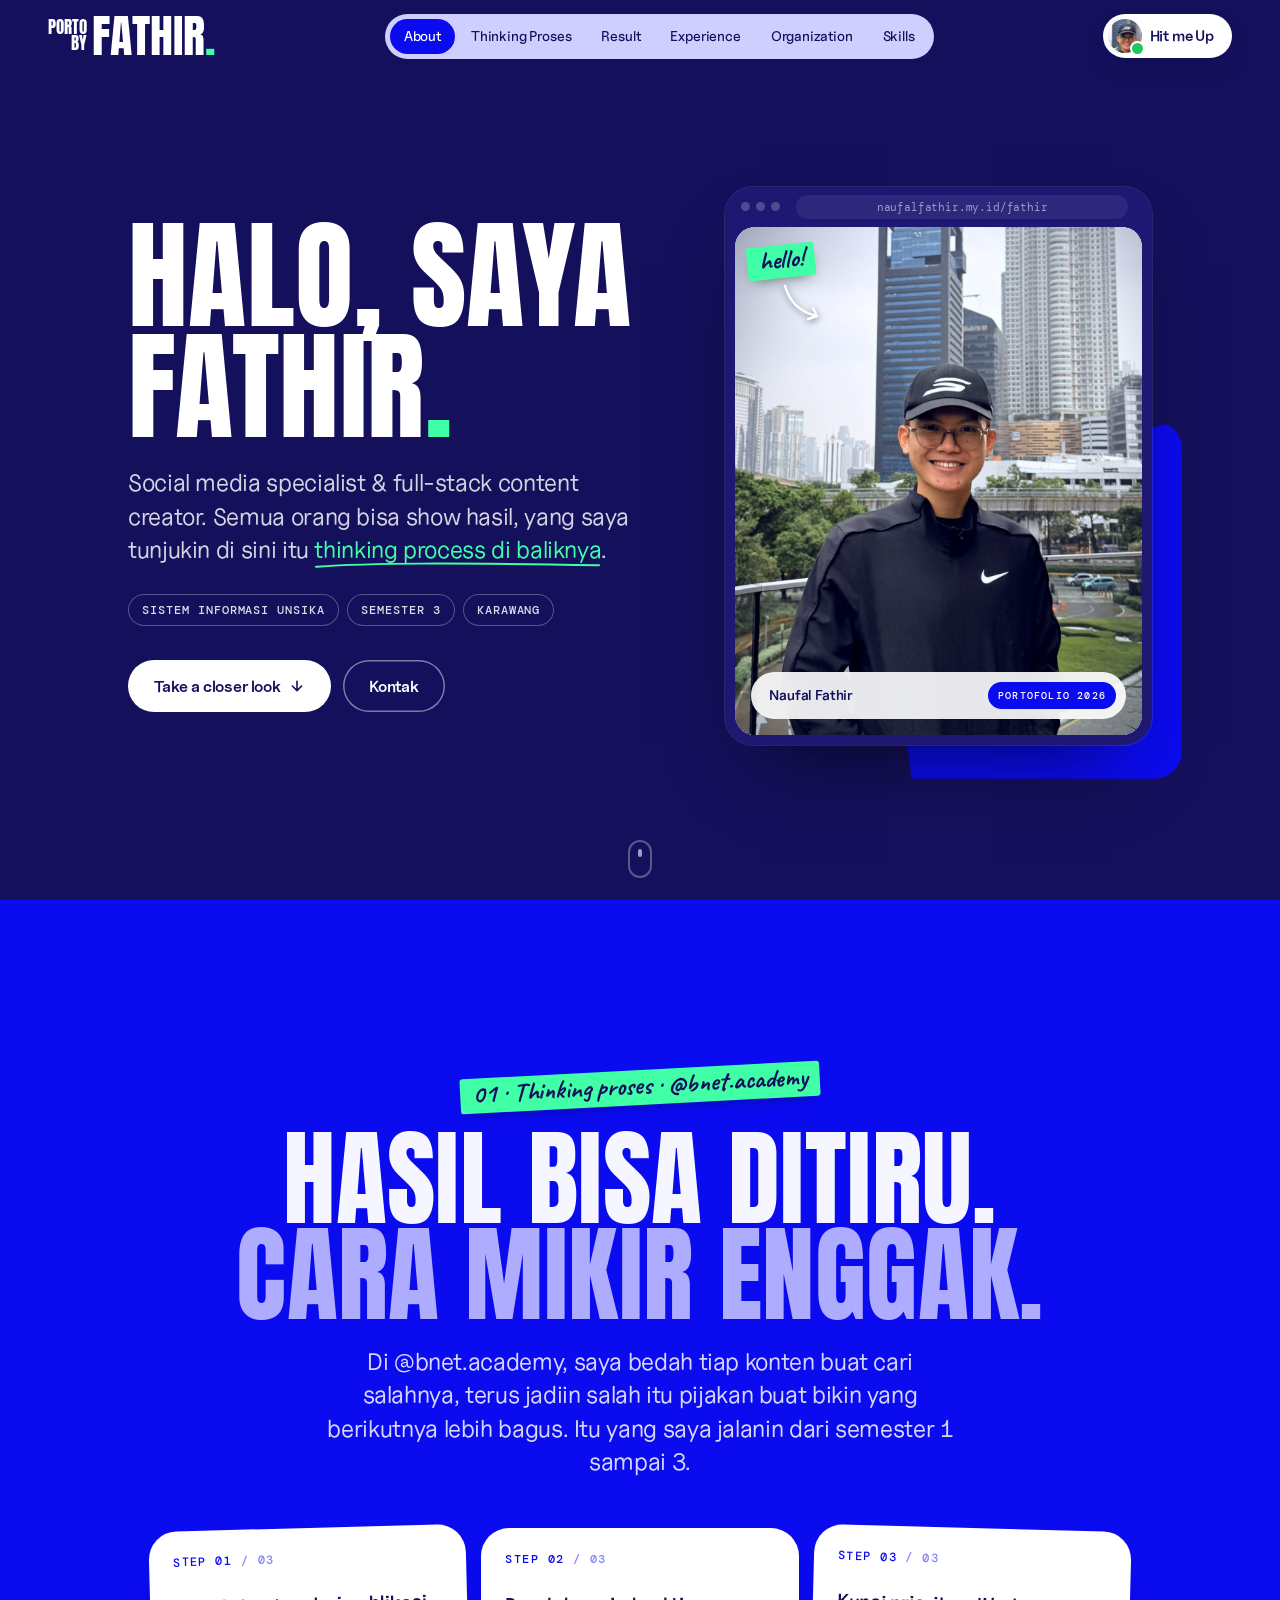
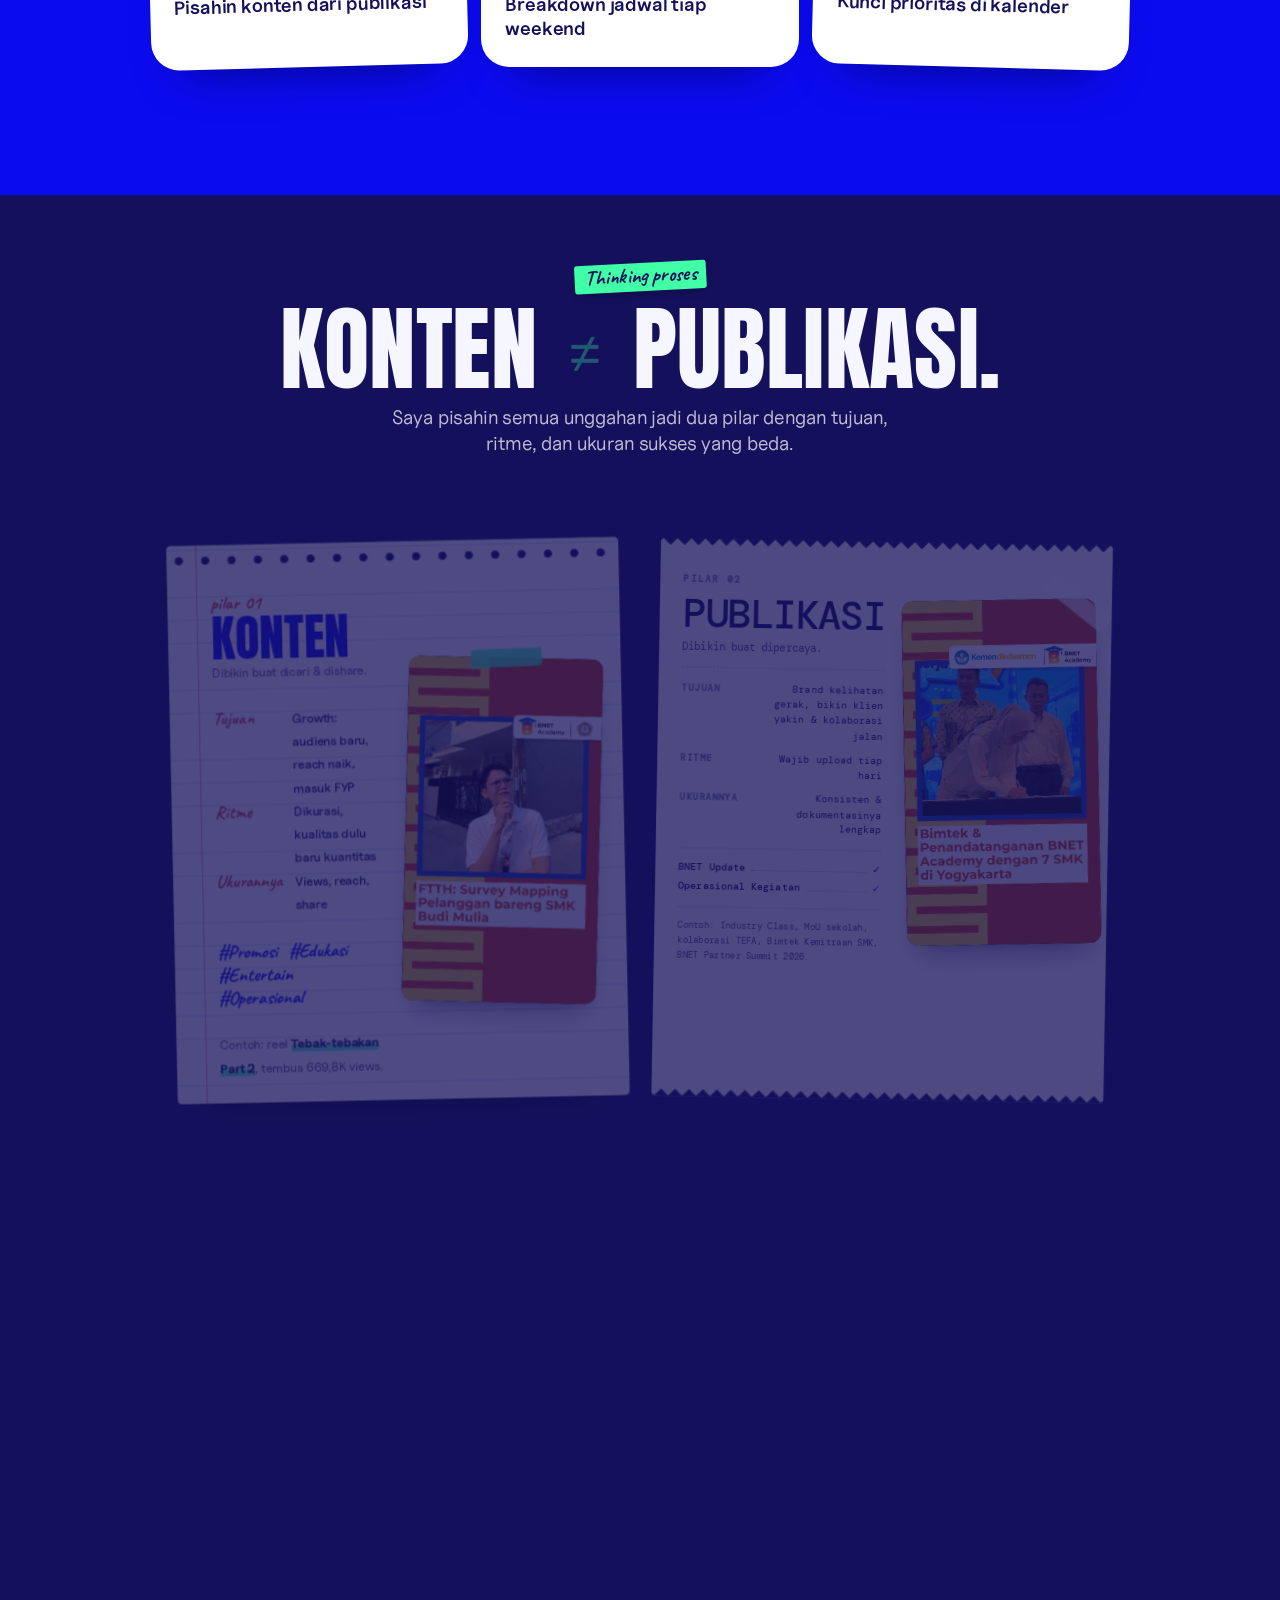
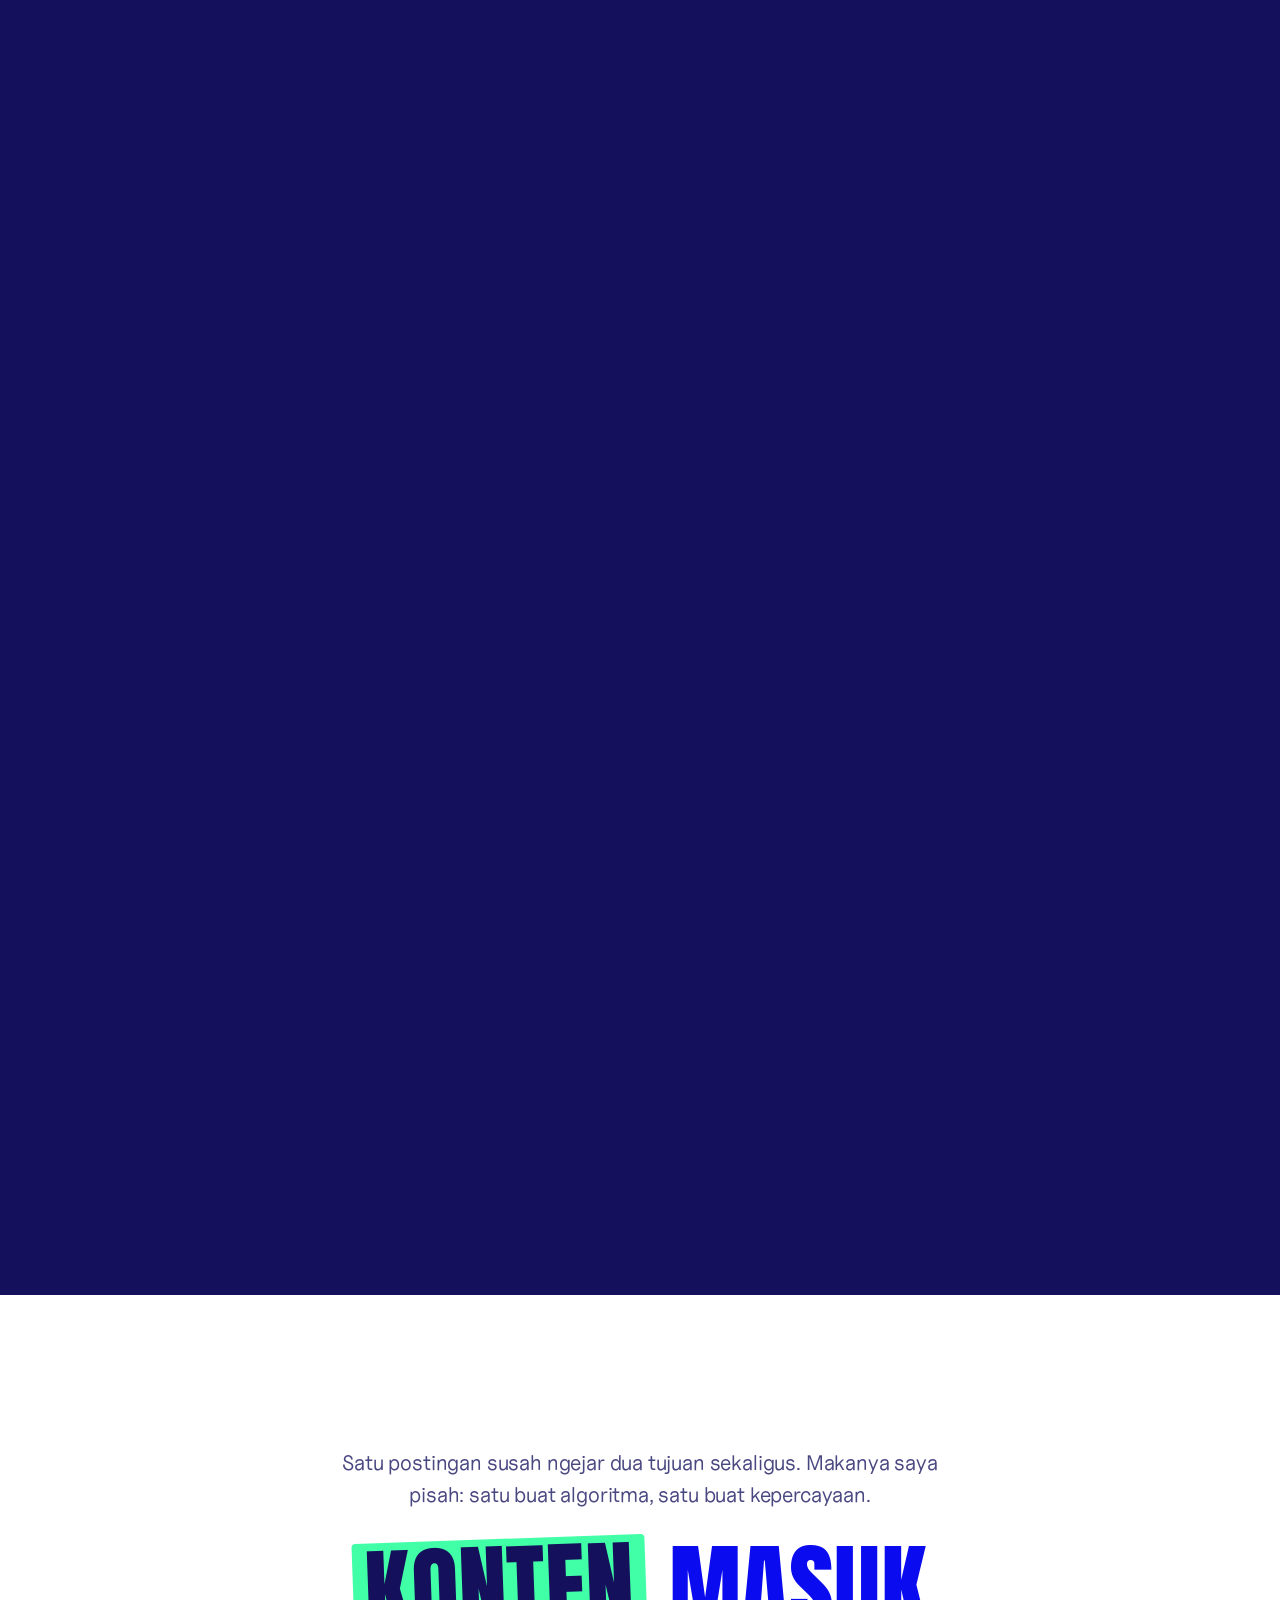
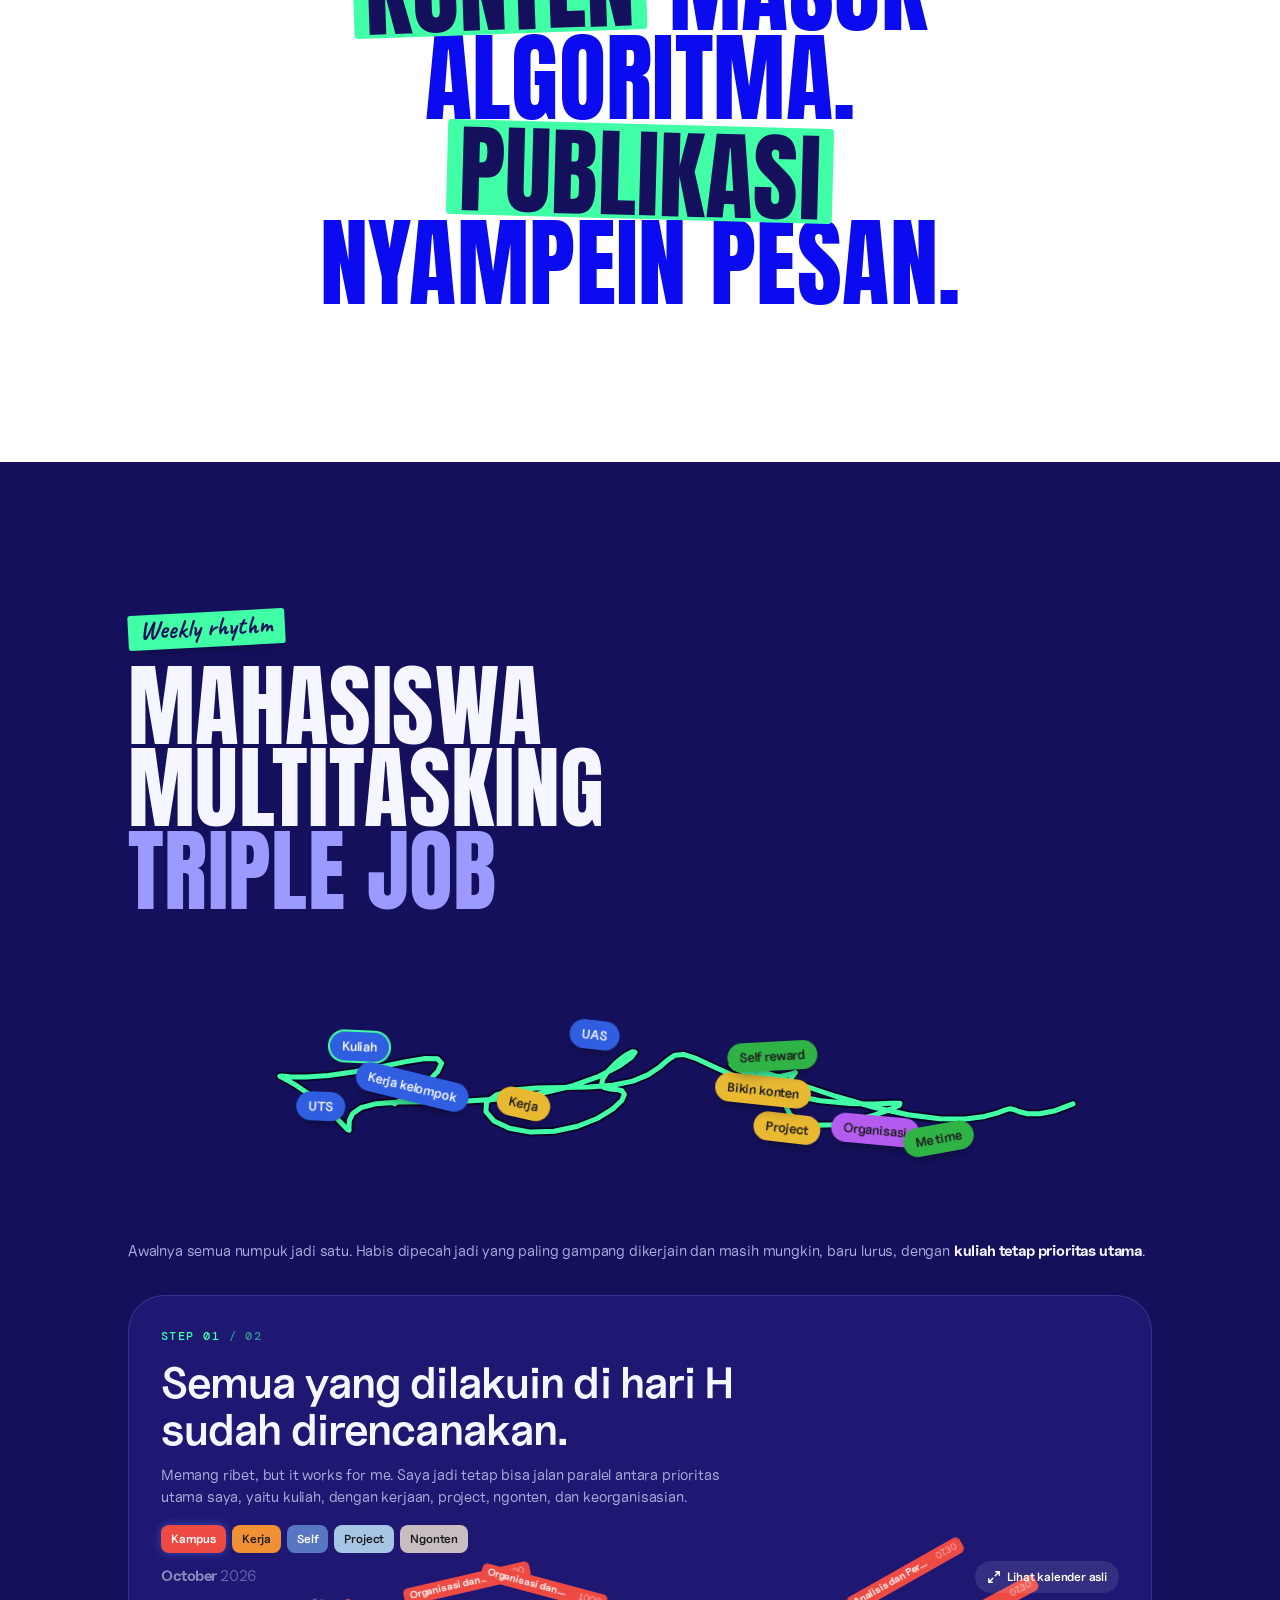
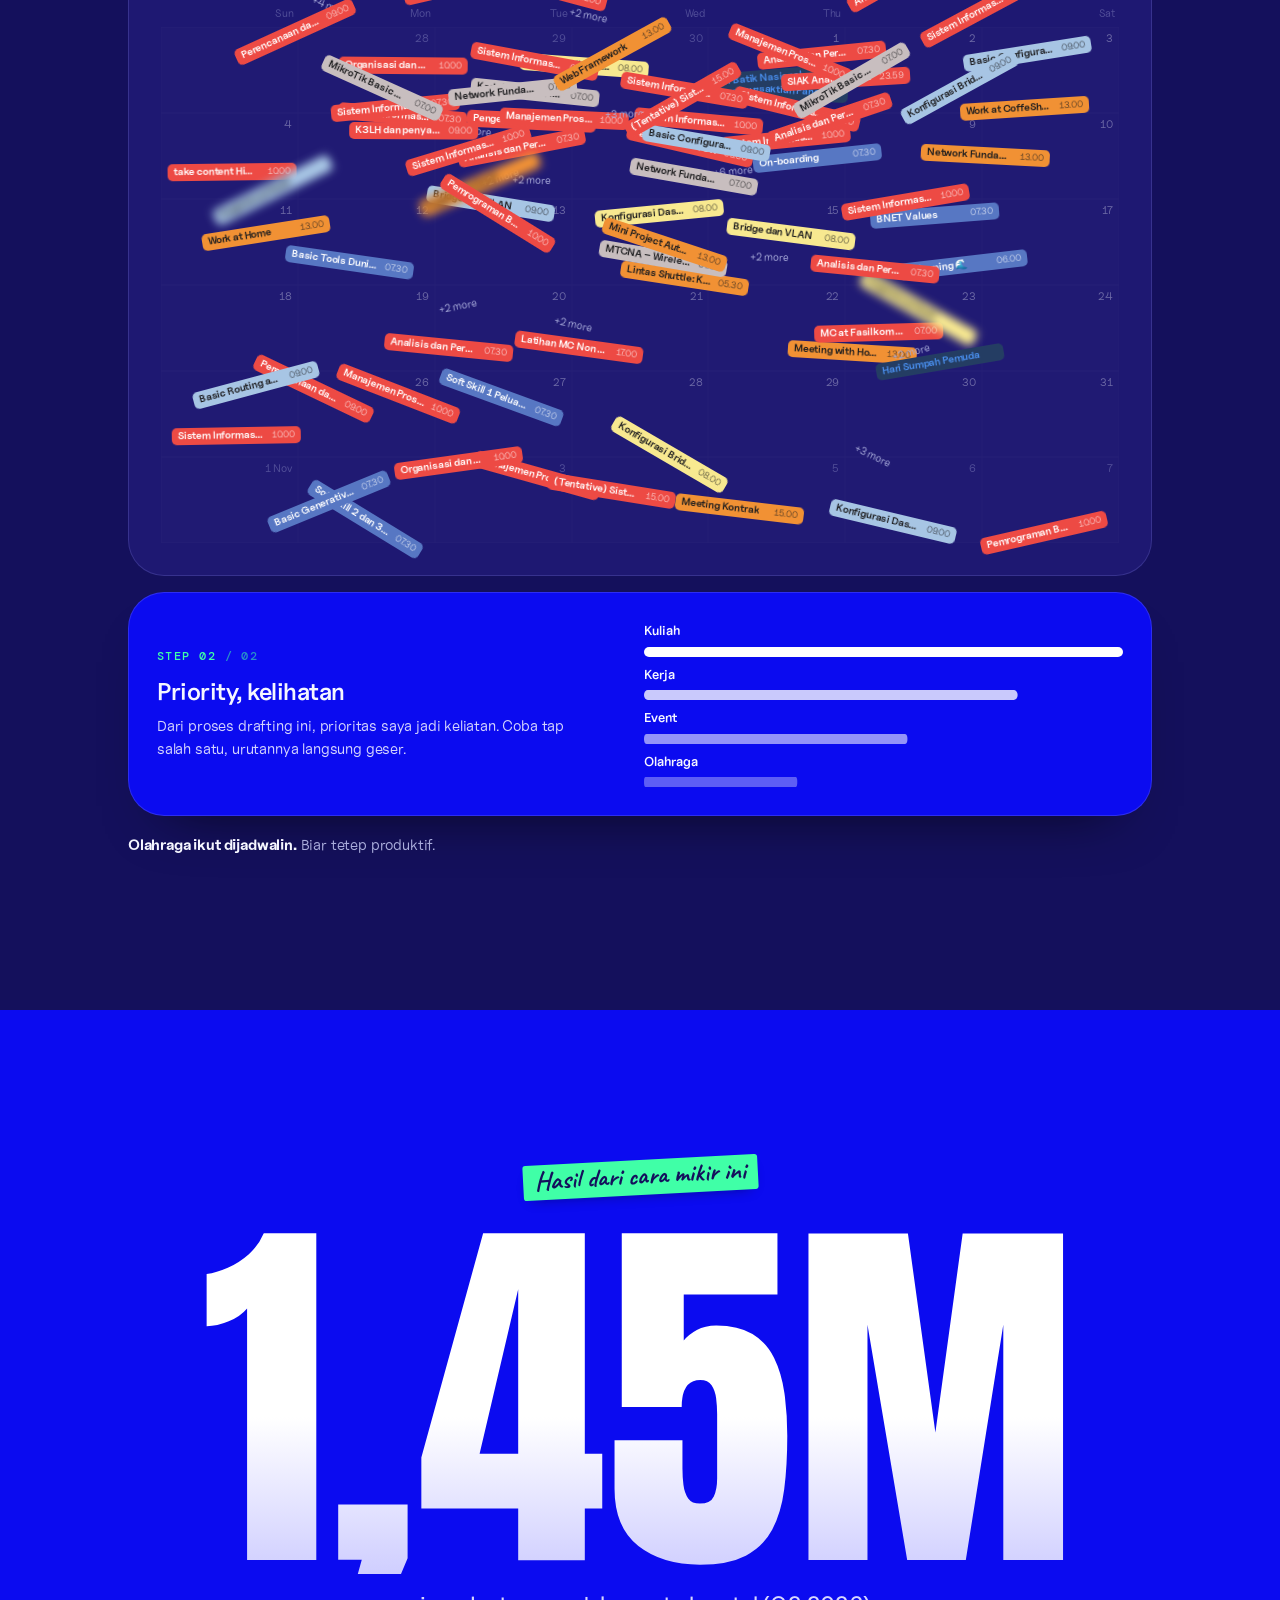
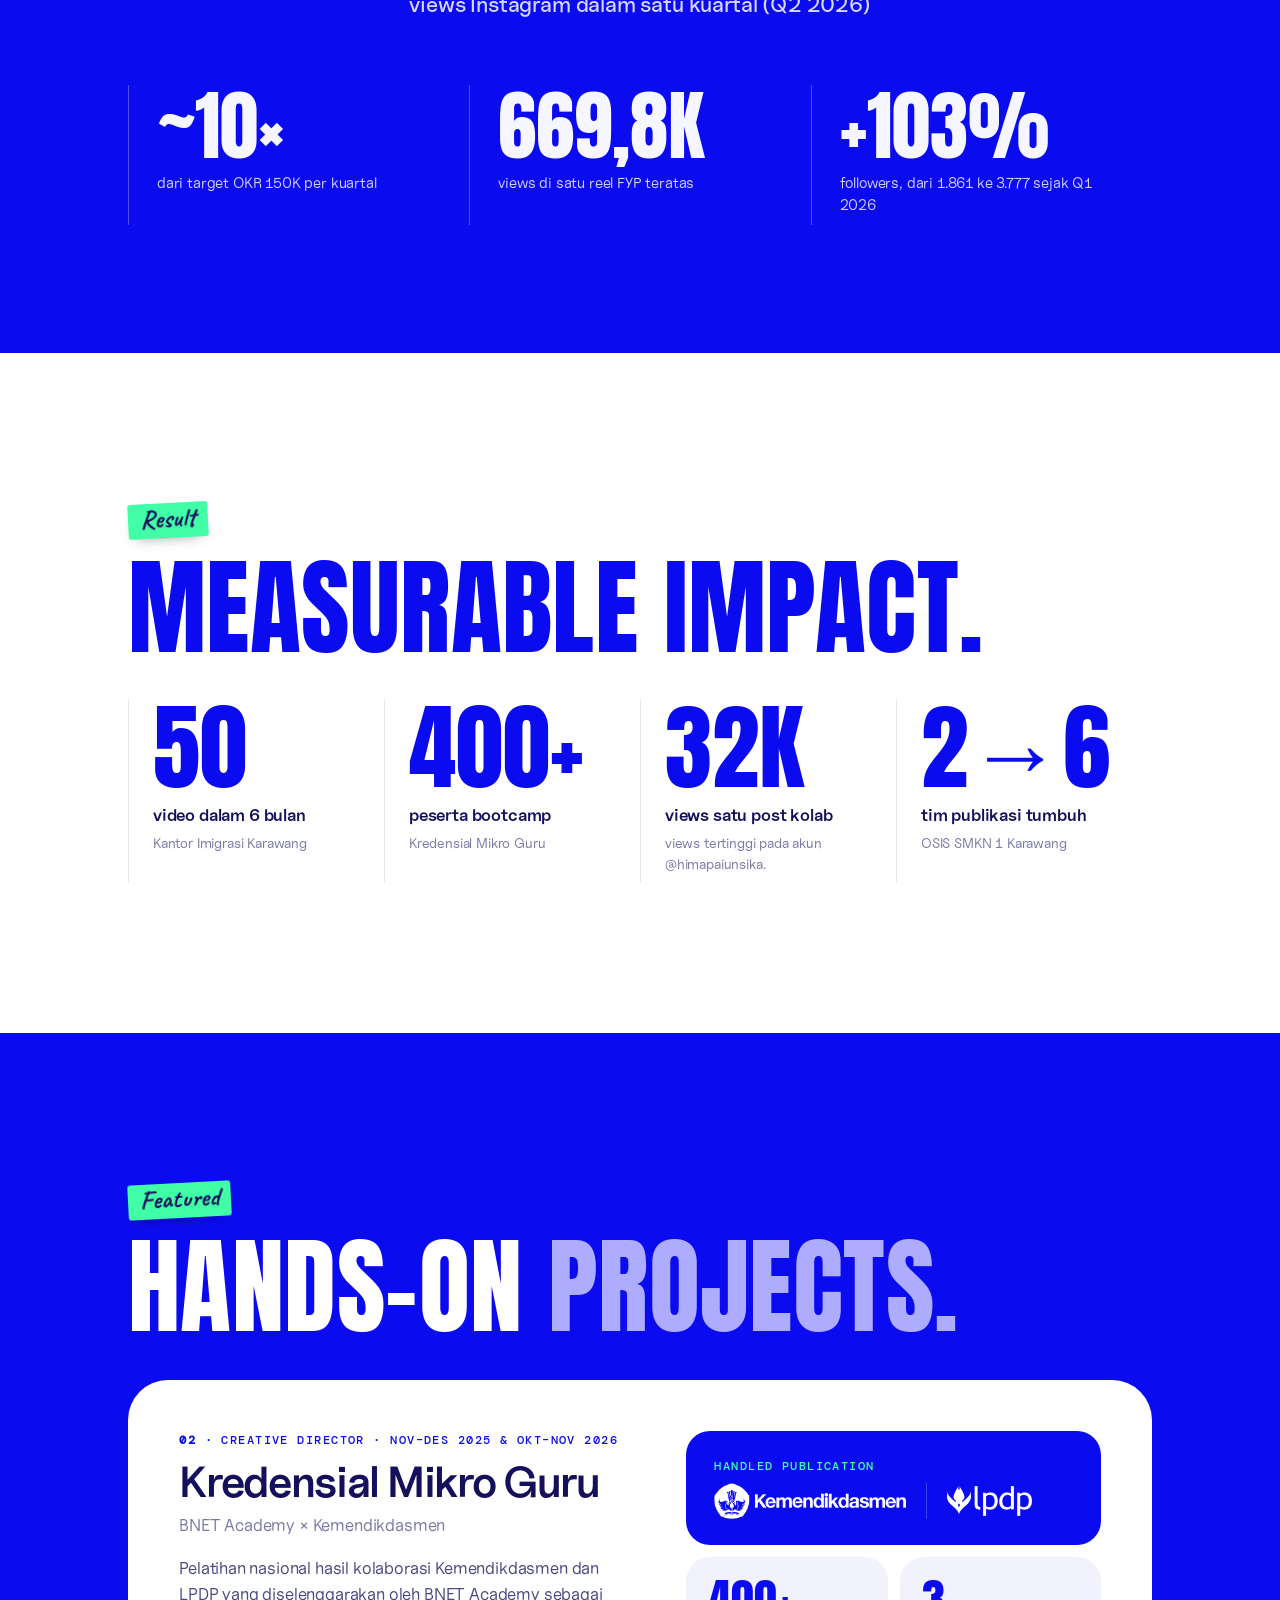
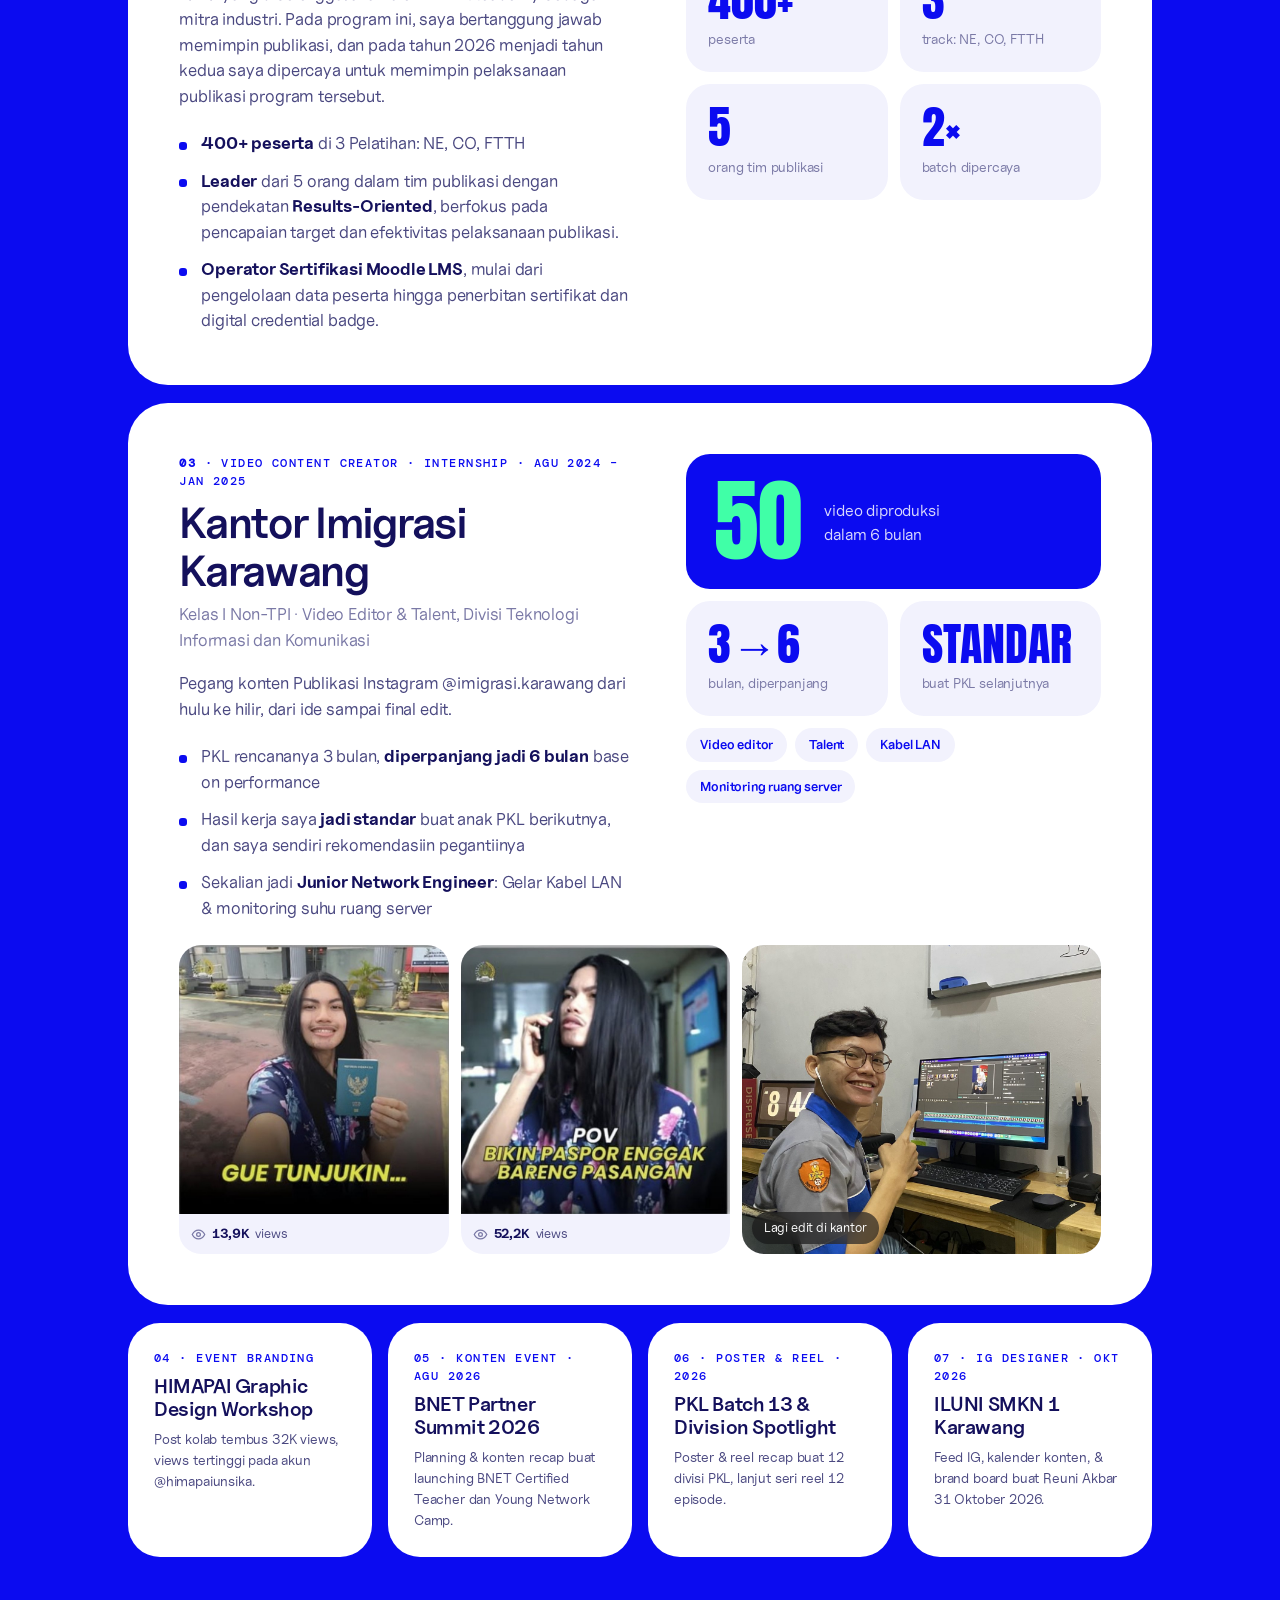
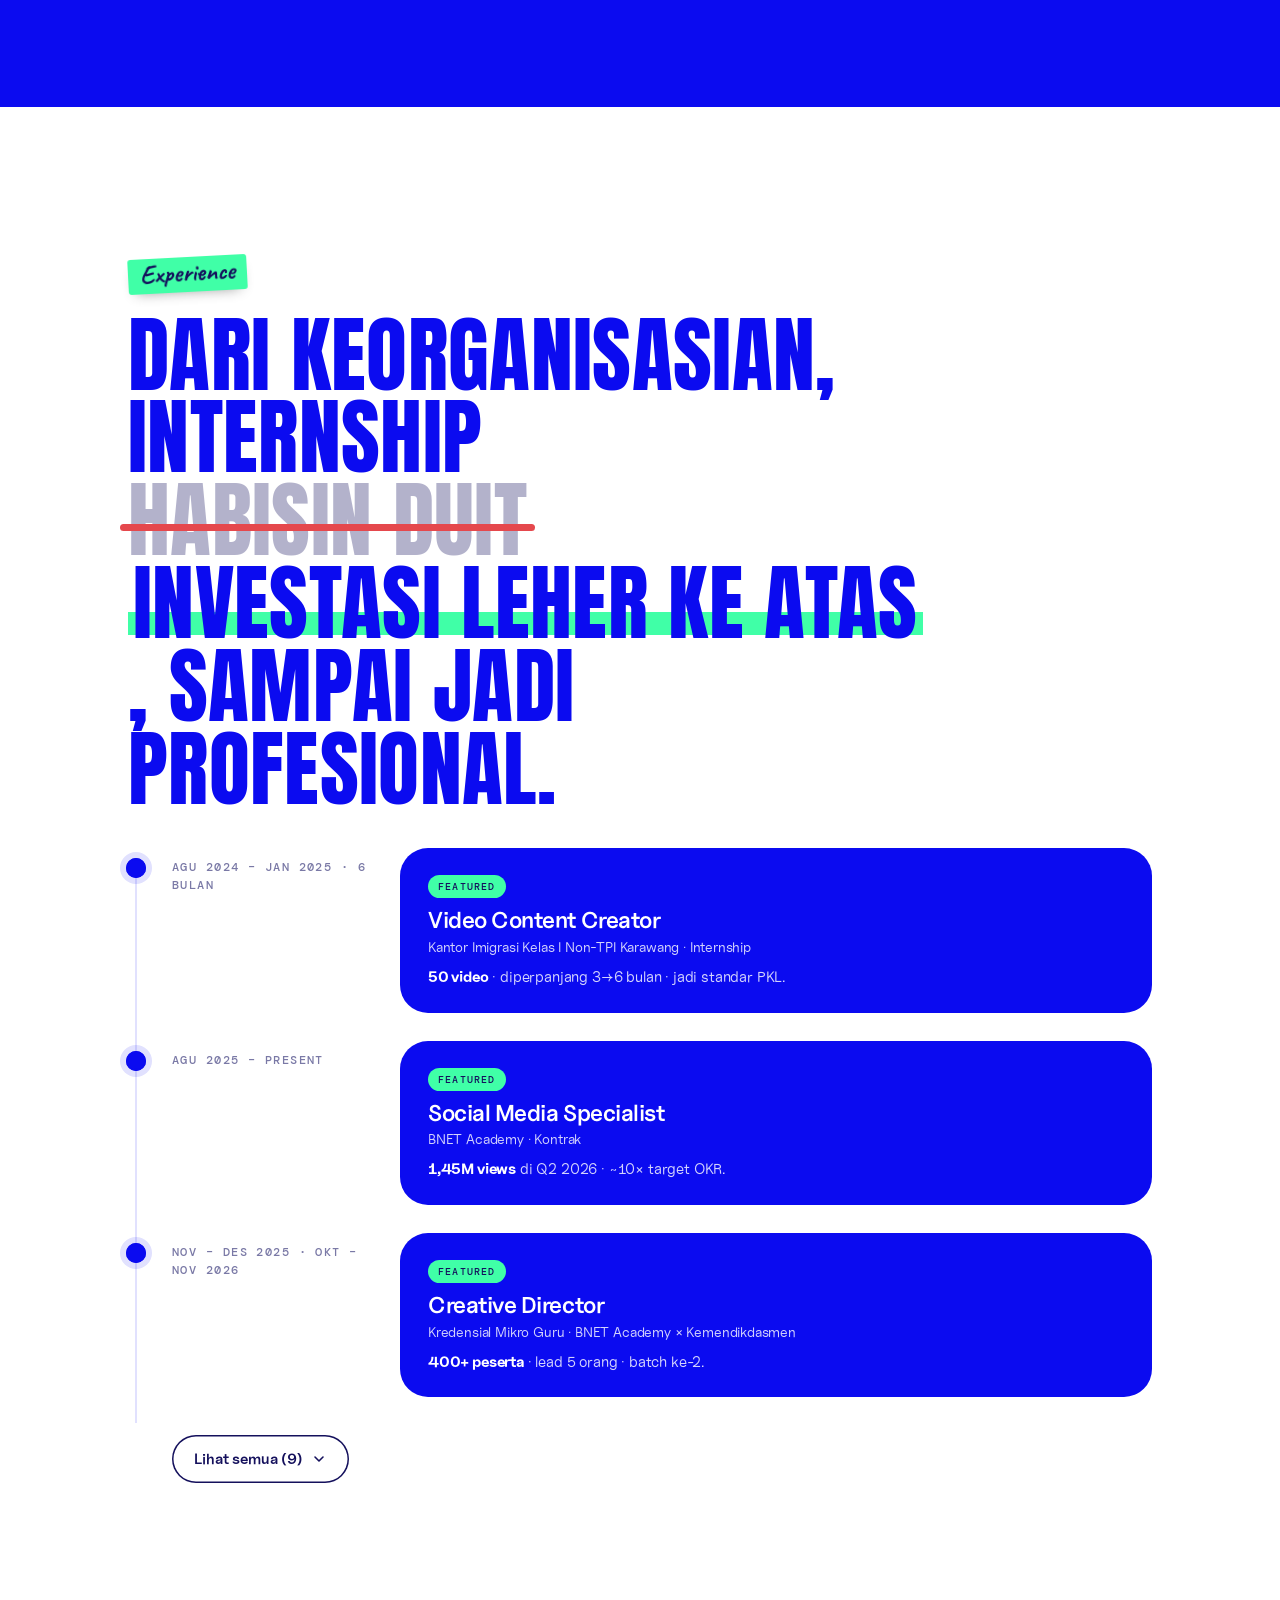
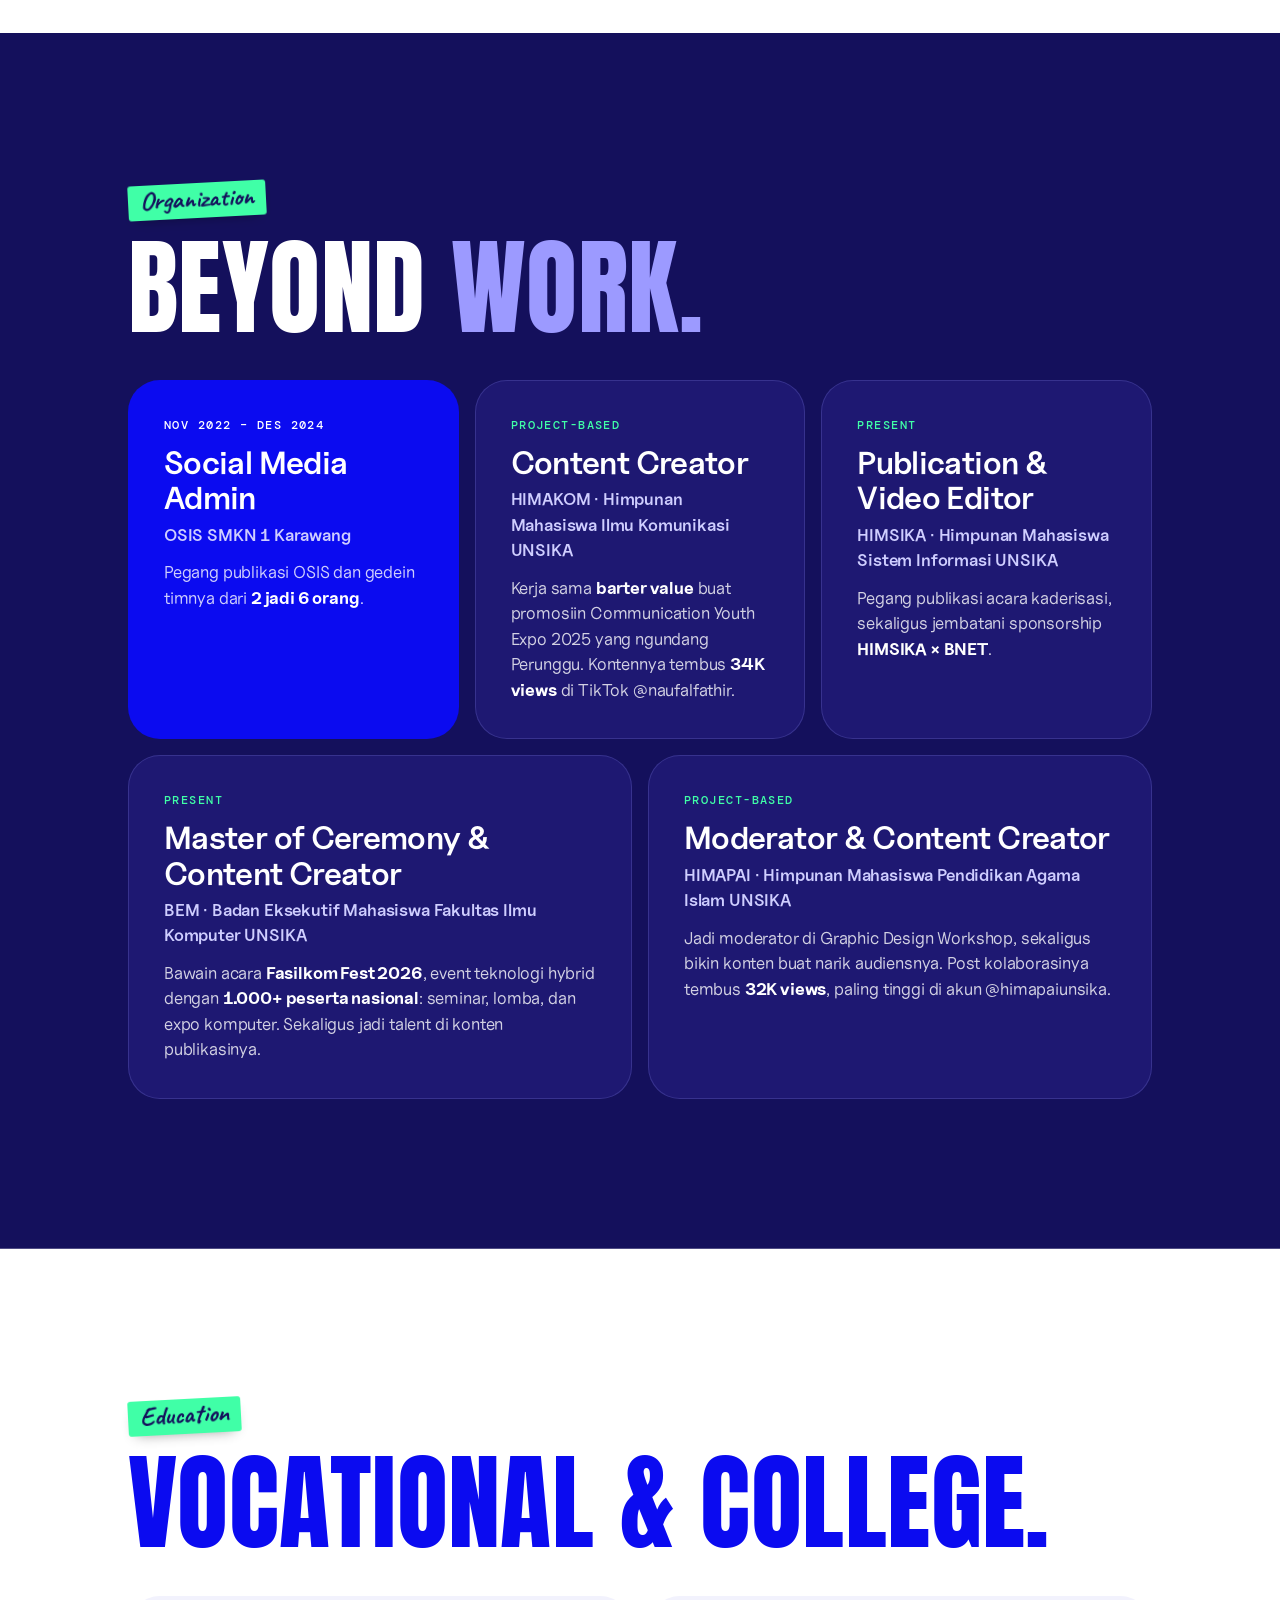
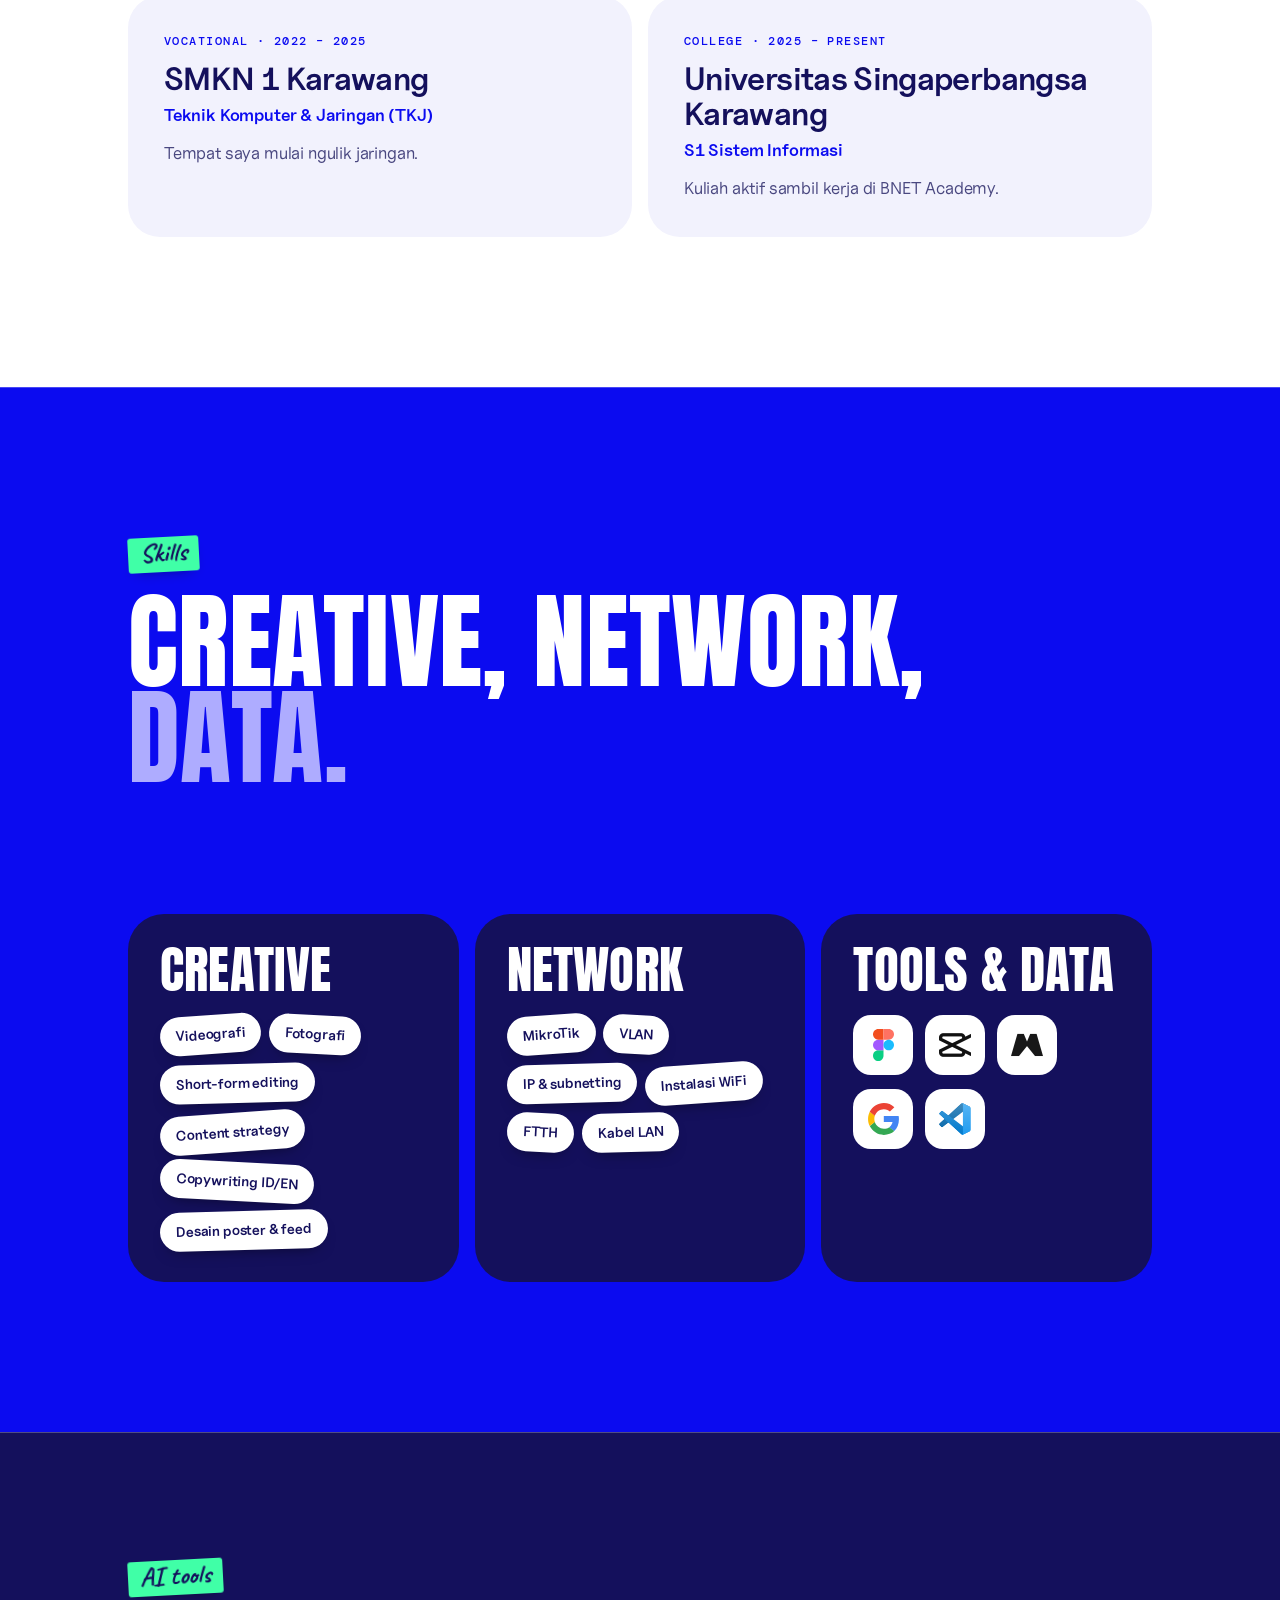
<file: index.html>
<!doctype html>
<html lang="id">
<head>
<meta charset="utf-8">
<meta name="viewport" content="width=device-width,initial-scale=1">
<title>Fathir — Portofolio</title>
<meta name="description" content="Portofolio Naufal Fathir: semua orang bisa pamer angka, yang saya tunjukin itu cara mikirnya. Social media specialist & full-stack content creator di @bnet.academy, mahasiswa semester 3 Sistem Informasi UNSIKA.">
<link rel="icon" href="favicon.ico?v=2" sizes="32x32">
<link rel="icon" href="assets/icons/favicon.svg?v=2" type="image/svg+xml">
<link rel="apple-touch-icon" href="apple-touch-icon.png?v=2">
<link rel="preload" href="assets/fonts/Anton-Regular.woff2" as="font" type="font/woff2" crossorigin>
<link rel="stylesheet" href="css/style.css">
<link rel="stylesheet" href="css/ency.css">
</head>
<body>

<nav class="nav" id="nav">
  <div class="wrap">
    <a href="#top" class="logo" aria-label="Porto by Fathir, ke atas"><span class="lgs" aria-hidden="true"><b>Porto</b><b>by</b></span><span class="lgb" aria-hidden="true">Fathir<i>.</i></span></a>
    <span class="here" id="here" aria-hidden="true"></span>
    <ul>
      <li><a href="#about">About</a></li>
      <li><a href="#cara">Thinking Proses</a></li>
      <li><a href="#result">Result</a></li>
      <li><a href="#Experience">Experience</a></li>
      <li><a href="#organisasi">Organization</a></li>
      <li><a href="#skills">Skills</a></li>
    </ul>
    <a href="#kontak" class="cta"><span class="av" aria-hidden="true"><img src="assets/img/avatar-fathir.jpg" alt="" width="68" height="68"><i></i></span><span class="ctt">Hit me Up</span></a>
  </div>
  <div class="progress" id="progress"></div>
</nav>

<main id="top">

<!-- HERO -->
<section class="hero aurora" id="about">
  <i class="gfx" aria-hidden="true"></i>
  <div class="wrap">
    <div>
      <h1 aria-label="Halo, saya Fathir.">
        <span class="word" style="--i:0">Halo,</span>
        <span class="word" style="--i:1">saya</span><br>
        <span class="word" style="--i:2">Fathir<span style="color:var(--accent)">.</span></span>
      </h1>
      <p class="lead rv" style="--d:3">Social media specialist & full-stack content creator. Semua orang bisa show hasil, yang saya tunjukin di sini itu <span class="mark">thinking process di baliknya</span>.</p>
      <div class="chips rv" style="--d:4">
        <span class="chip">Sistem Informasi UNSIKA</span>
        <span class="chip">Semester 3</span>
        <span class="chip">Karawang</span>
      </div>
      <div class="btns rv" style="--d:5">
        <a href="#bnet" class="btn primary">Take a closer look
          <svg width="16" height="16" viewBox="0 0 24 24" fill="none" stroke="currentColor" stroke-width="2.4" stroke-linecap="round" stroke-linejoin="round" aria-hidden="true"><path d="M12 5v14M5 12l7 7 7-7"/></svg>
        </a>
        <a href="#kontak" class="btn ghost">Kontak</a>
      </div>
    </div>
    <div class="pwin">
      <div class="winbar" aria-hidden="true"><i></i><i></i><i></i><span>naufalfathir.my.id/fathir</span></div>
      <figure class="portrait" id="portrait">
        <img src="assets/img/foto-fathir.jpg" alt="Foto Naufal Fathir Hidayat" id="portraitImg" class="on">
        <img src="assets/img/foto-fathir-2.jpg" alt="" aria-hidden="true" decoding="async">
        <figcaption class="tag">Naufal Fathir<span>Portofolio 2026</span></figcaption>
      </figure>
      <span class="hello" aria-hidden="true"><b>hello!</b><svg width="44" height="40" viewBox="0 0 44 40" fill="none" stroke="#fff" stroke-width="2.4" stroke-linecap="round" stroke-linejoin="round"><path d="M4 4c4 14 14 26 32 30"/><path d="M27 37l9-3-4-8"/></svg></span>
    </div>
  </div>
  <div class="scrollhint" aria-hidden="true"></div>
</section>

<!-- BNET -->
<div class="dark" id="bnet">
  <i class="gfx" aria-hidden="true"></i>
  <section class="bnet-intro">
    <div class="wrap">
      <p class="eyebrow rv"><b>01</b> · Thinking proses · @bnet.academy</p>
      <h2 class="rv" style="--d:1">Hasil bisa ditiru. <span class="t2">Cara mikir enggak.</span></h2>
      <p class="lead rv" style="--d:2">Di @bnet.academy, saya bedah tiap konten buat cari salahnya, terus jadiin salah itu pijakan buat bikin yang berikutnya lebih bagus. Itu yang saya jalanin dari semester 1 sampai 3.</p>
      <ol class="think3">
        <li class="rv" style="--d:3"><b>01</b><span>Pisahin konten dari publikasi</span></li>
        <li class="rv" style="--d:4"><b>02</b><span>Breakdown jadwal tiap weekend</span></li>
        <li class="rv" style="--d:5"><b>03</b><span>Kunci prioritas di kalender</span></li>
      </ol>
    </div>
  </section>


  <div id="cara">
  <section class="pillars">
    <div class="stick">
      <div class="wrap">
        <div class="head">
          <p class="eyebrow">Thinking proses</p>
          <h2>Konten <span class="neq" id="neq">≠</span> Publikasi.</h2>
          <p class="lead" style="max-width:40ch;margin:16px auto 0">Saya pisahin semua unggahan jadi dua pilar dengan tujuan, ritme, dan ukuran sukses yang beda.</p>
        </div>
        <div class="pgrid">
          <article class="pcard" id="p1" data-n="01">
            <div class="num">PILAR 01</div>
            <h3>Konten</h3>
            <p class="sub">Dibikin buat dicari & dishare.</p>
            <div class="pbody"><div>
            <dl>
              <dt>Tujuan</dt><dd>Growth: audiens baru, reach naik, masuk FYP</dd>
              <dt>Ritme</dt><dd>Dikurasi, kualitas dulu baru kuantitas</dd>
              <dt>Ukurannya</dt><dd>Views, reach, share</dd>
            </dl>
            <div class="tags"><span>Promosi</span><span>Edukasi</span><span>Entertain</span><span>Operasional</span></div>
            <p class="ex">Contoh: reel <b>Tebak-tebakan Part 2</b>, tembus 669,8K views.</p>
            </div>
            <figure class="vslot haspost" data-label="Contoh konten"><video muted playsinline preload="none" poster="assets/video/konten-cover.jpg" data-src="assets/video/konten.mp4" aria-label="Contoh konten"></video><button type="button" class="cover" aria-label="Putar video contoh konten"><img src="assets/video/konten-cover.jpg" alt="" width="720" height="1280" decoding="async"><span class="play" aria-hidden="true"><svg width="14" height="14" viewBox="0 0 24 24" fill="currentColor" aria-hidden="true"><path d="M7 4.5v15a1 1 0 0 0 1.5.86l12.5-7.5a1 1 0 0 0 0-1.72L8.5 3.64A1 1 0 0 0 7 4.5z"/></svg></span></button><button type="button" class="snd" aria-label="Suara video" aria-pressed="false"><svg width="16" height="16" viewBox="0 0 24 24" fill="none" stroke="currentColor" stroke-width="2.2" stroke-linecap="round" stroke-linejoin="round" aria-hidden="true"><path d="M11 5 6 9H3v6h3l5 4z"/><path class="w" d="M15.5 8.5a5 5 0 0 1 0 7M18.5 5.5a9 9 0 0 1 0 13"/><path class="x" d="m16 9 5 6m0-6-5 6"/></svg></button><figcaption><b>10 detik</b>Contoh konten</figcaption></figure></div>
          </article>
          <article class="pcard" id="p2" data-n="02">
            <div class="num">PILAR 02</div>
            <h3>Publikasi</h3>
            <p class="sub">Dibikin buat dipercaya.</p>
            <div class="pbody"><div>
            <dl>
              <dt>Tujuan</dt><dd>Brand kelihatan gerak, bikin klien yakin & kolaborasi jalan</dd>
              <dt>Ritme</dt><dd>Wajib upload tiap hari</dd>
              <dt>Ukurannya</dt><dd>Konsisten & dokumentasinya lengkap</dd>
            </dl>
            <div class="tags"><span>BNET Update</span><span>Operasional Kegiatan</span></div>
            <p class="ex">Contoh: Industry Class, MoU sekolah, kolaborasi TEFA, Bimtek Kemitraan SMK, BNET Partner Summit 2026.</p>
            </div>
            <figure class="vslot haspost" data-label="Contoh publikasi"><video muted playsinline preload="none" poster="assets/video/publikasi-cover.jpg" data-src="assets/video/publikasi.mp4" aria-label="Contoh publikasi"></video><button type="button" class="cover" aria-label="Putar video contoh publikasi"><img src="assets/video/publikasi-cover.jpg" alt="" width="720" height="1280" decoding="async"><span class="play" aria-hidden="true"><svg width="14" height="14" viewBox="0 0 24 24" fill="currentColor" aria-hidden="true"><path d="M7 4.5v15a1 1 0 0 0 1.5.86l12.5-7.5a1 1 0 0 0 0-1.72L8.5 3.64A1 1 0 0 0 7 4.5z"/></svg></span></button><button type="button" class="snd" aria-label="Suara video" aria-pressed="false"><svg width="16" height="16" viewBox="0 0 24 24" fill="none" stroke="currentColor" stroke-width="2.2" stroke-linecap="round" stroke-linejoin="round" aria-hidden="true"><path d="M11 5 6 9H3v6h3l5 4z"/><path class="w" d="M15.5 8.5a5 5 0 0 1 0 7M18.5 5.5a9 9 0 0 1 0 13"/><path class="x" d="m16 9 5 6m0-6-5 6"/></svg></button><figcaption><b>10 detik</b>Contoh publikasi</figcaption></figure></div>
          </article>
        </div>
      </div>
    </div>
  </section>

  <section class="quote aurora dk">
    <div class="wrap">
      <p class="small rv">Satu postingan susah ngejar dua tujuan sekaligus. Makanya saya pisah: satu buat algoritma, satu buat kepercayaan.</p>
      <blockquote class="rv" style="--d:1"><em>Konten</em> masuk algoritma. <em>Publikasi</em> nyampein pesan.</blockquote>
    </div>
  </section>

  <section class="ritme">
    <div class="wrap">
      <div class="top">
        <div>
          <p class="eyebrow rv">Weekly rhythm</p>
          <h2 class="rv" style="--d:1">Mahasiswa Multitasking <span class="t2">Triple Job</span></h2>
        </div>
      </div>
      <div class="rope rv" id="rope" role="img" aria-label="Tali kusut berisi kegiatan seperti kuliah, UTS, UAS, kerja, project, dan me time, yang jadi lurus setelah priority list dibuat">
        <svg class="ropesvg" aria-hidden="true"><path class="r0" id="ropeBack"/><path class="r1" id="ropePath"/></svg>
        <span class="rk k1 main" data-t="0.07">Kuliah</span><span class="rk k1" data-t="0.52">UTS</span><span class="rk k1" data-t="0.31">UAS</span><span class="rk k1" data-t="0.83">Kerja kelompok</span><span class="rk k2" data-t="0.19">Kerja</span><span class="rk k2" data-t="0.64">Project</span><span class="rk k2" data-t="0.42">Bikin konten</span><span class="rk k3" data-t="0.95">Organisasi</span><span class="rk k4" data-t="0.12">Self reward</span><span class="rk k4" data-t="0.73">Me time</span>
      </div>
      <p class="rope-note rv">Awalnya semua numpuk jadi satu. Habis dipecah jadi yang paling gampang dikerjain dan masih mungkin, baru lurus, dengan <b>kuliah tetap prioritas utama</b>.</p>
      <div class="steps">
        <div class="step plancard rv">
          <div class="plantext">
            <div class="k">01</div>
            <h3>Semua yang dilakuin di hari H sudah direncanakan.</h3>
            <p>Memang ribet, but it works for me. Saya jadi tetap bisa jalan paralel antara prioritas utama saya, yaitu kuliah, dengan kerjaan, project, ngonten, dan keorganisasian.</p>
            <div class="week"><span class="c-red shine">Kampus</span><span class="c-orange">Kerja</span><span class="c-blue">Self</span><span class="c-lblue">Project</span><span class="c-white">Ngonten</span></div>
            <!-- <p class="planhint">Yang merah dan berkilau itu jadwal ngampus, prioritas utama saya.</p> -->
          </div>
      <div class="calstage" id="calStage">
        <div class="calphone" role="img" aria-label="Kalender Oktober 2026 di iPhone, penuh jadwal kuliah, kerja, project, dan event. Awalnya numpuk berantakan, lalu tersusun rapi di hari masing-masing saat discroll.">
          <svg class="pevdefs" aria-hidden="true" width="0" height="0"><defs><linearGradient id="pevFadeG" gradientUnits="userSpaceOnUse" x1="44" y1="0" x2="54" y2="0"><stop offset="0" stop-color="#fff"/><stop offset="1" stop-color="#fff" stop-opacity="0"/></linearGradient><mask id="pevFade" maskUnits="userSpaceOnUse" x="0" y="0" width="80" height="40"><rect width="80" height="40" fill="url(#pevFadeG)"/></mask><filter id="pevBlur" x="-30%" y="-60%" width="160%" height="220%"><feGaussianBlur stdDeviation="1.8"/></filter></defs></svg>
          <img src="assets/img/kalender-hp-kosong.webp" alt="" width="424" height="896" loading="lazy">
            <span class="pev red" data-i="4" style="left:56.84%;top:23.103%;width:13.443%;height:2.121%;--sd:0.6s"><svg viewBox="0 0 57 19" aria-hidden="true"><rect x="1" y="1" width="55" height="17" rx="4" fill="#480d0d"/><text x="5" y="13.1" fill="#f43234" mask="url(#pevFade)">Analisis dan</text></svg></span>
            <span class="pev" data-i="5" style="left:70.519%;top:23.103%;width:13.208%;height:2.009%"><svg viewBox="0 0 56 18" aria-hidden="true"><rect x="1" y="1" width="54" height="16" rx="4" fill="#333333"/><circle cx="9" cy="9.0" r="3.6" fill="none" stroke="#ed443a" stroke-width="1.3"/><circle cx="9" cy="9.0" r="1.9" fill="#ed443a"/><text x="15.5" y="12.6" fill="#9b9ba0" mask="url(#pevFade)">SIAK Analisis</text></svg></span>
            <span class="pev red" data-i="7" style="left:2.358%;top:34.375%;width:13.208%;height:2.121%;--sd:0s"><svg viewBox="0 0 56 19" aria-hidden="true"><rect x="1" y="1" width="54" height="17" rx="4" fill="#480d0d"/><text x="5" y="13.1" fill="#f43234" mask="url(#pevFade)">take content</text></svg></span>
            <span class="pev red" data-i="8" style="left:15.802%;top:34.375%;width:13.443%;height:2.121%;--sd:0.15s"><svg viewBox="0 0 57 19" aria-hidden="true"><rect x="1" y="1" width="55" height="17" rx="4" fill="#480d0d"/><text x="5" y="13.1" fill="#f43234" mask="url(#pevFade)">Sistem Informasi</text></svg></span>
            <span class="pev" data-i="9" style="left:29.717%;top:34.375%;width:13.208%;height:2.121%"><svg viewBox="0 0 56 19" aria-hidden="true"><rect x="1" y="1" width="54" height="17" rx="4" fill="#432300"/><text x="5" y="13.1" fill="#f08100" mask="url(#pevFade)">Lintas Shuttle</text></svg></span>
            <span class="pev red" data-i="10" style="left:43.16%;top:34.375%;width:13.443%;height:2.121%;--sd:0.45s"><svg viewBox="0 0 57 19" aria-hidden="true"><rect x="1" y="1" width="55" height="17" rx="4" fill="#480d0d"/><text x="5" y="13.1" fill="#f43234" mask="url(#pevFade)">Sistem Informasi</text></svg></span>
            <span class="pev red" data-i="11" style="left:56.84%;top:34.375%;width:13.443%;height:2.121%;--sd:0.6s"><svg viewBox="0 0 57 19" aria-hidden="true"><rect x="1" y="1" width="55" height="17" rx="4" fill="#480d0d"/><text x="5" y="13.1" fill="#f43234" mask="url(#pevFade)">Analisis dan</text></svg></span>
            <span class="pev" data-i="12" style="left:70.519%;top:34.375%;width:13.443%;height:2.121%"><svg viewBox="0 0 57 19" aria-hidden="true"><rect x="1" y="1" width="55" height="17" rx="4" fill="#042643"/><text x="5" y="13.1" fill="#0f90f2" mask="url(#pevFade)">Swimming</text></svg></span>
            <span class="pev" data-i="7" style="left:2.358%;top:36.496%;width:13.208%;height:2.121%"><svg viewBox="0 0 56 19" aria-hidden="true"><rect x="1" y="1" width="54" height="17" rx="4" fill="#432300"/><text x="5" y="13.1" fill="#f08100" mask="url(#pevFade)">Work at Home</text></svg></span>
            <span class="pev red" data-i="8" style="left:15.802%;top:36.496%;width:13.443%;height:2.121%;--sd:0.15s"><svg viewBox="0 0 57 19" aria-hidden="true"><rect x="1" y="1" width="55" height="17" rx="4" fill="#480d0d"/><text x="5" y="13.1" fill="#f43234" mask="url(#pevFade)">Organisasi</text></svg></span>
            <span class="pev red" data-i="9" style="left:29.481%;top:36.496%;width:13.443%;height:2.121%;--sd:0.3s"><svg viewBox="0 0 57 19" aria-hidden="true"><rect x="1" y="1" width="55" height="17" rx="4" fill="#480d0d"/><text x="5" y="13.1" fill="#f43234" mask="url(#pevFade)">Online Class</text></svg></span>
            <span class="pev" data-i="10" style="left:43.16%;top:36.496%;width:13.443%;height:2.121%"><svg viewBox="0 0 57 19" aria-hidden="true"><rect x="1" y="1" width="55" height="17" rx="4" fill="#042643"/><text x="5" y="13.1" fill="#0f90f2" mask="url(#pevFade)">Ambil barang</text></svg></span>
            <span class="pev red" data-i="11" style="left:56.84%;top:36.496%;width:13.443%;height:2.121%;--sd:0.6s"><svg viewBox="0 0 57 19" aria-hidden="true"><rect x="1" y="1" width="55" height="17" rx="4" fill="#480d0d"/><text x="5" y="13.1" fill="#f43234" mask="url(#pevFade)">Pemrograman</text></svg></span>
            <span class="pev" data-i="12" style="left:70.519%;top:36.496%;width:13.443%;height:2.121%"><svg viewBox="0 0 57 19" aria-hidden="true"><rect x="1" y="1" width="55" height="17" rx="4" fill="#432300"/><text x="5" y="13.1" fill="#f08100" mask="url(#pevFade)">Meeting with</text></svg></span>
            <span class="pev" data-i="9" style="left:29.717%;top:38.616%;width:13.208%;height:2.121%"><svg viewBox="0 0 56 19" aria-hidden="true"><rect x="1" y="1" width="54" height="17" rx="4" fill="#423400"/><text x="5" y="13.1" fill="#ecc201" mask="url(#pevFade)">Bus to Mall</text></svg></span>
            <span class="pev red" data-i="15" style="left:16.038%;top:47.768%;width:13.208%;height:2.121%;--sd:0.15s"><svg viewBox="0 0 56 19" aria-hidden="true"><rect x="1" y="1" width="54" height="17" rx="4" fill="#480d0d"/><text x="5" y="13.1" fill="#f43234" mask="url(#pevFade)">Sistem Informasi</text></svg></span>
            <span class="pev red" data-i="16" style="left:29.717%;top:47.768%;width:13.208%;height:2.121%;--sd:0.3s"><svg viewBox="0 0 56 19" aria-hidden="true"><rect x="1" y="1" width="54" height="17" rx="4" fill="#480d0d"/><text x="5" y="13.1" fill="#f43234" mask="url(#pevFade)">Manajemen</text></svg></span>
            <span class="pev red" data-i="17" style="left:43.16%;top:47.768%;width:13.443%;height:2.121%;--sd:0.45s"><svg viewBox="0 0 57 19" aria-hidden="true"><rect x="1" y="1" width="55" height="17" rx="4" fill="#480d0d"/><text x="5" y="13.1" fill="#f43234" mask="url(#pevFade)">Sistem Informasi</text></svg></span>
            <span class="pev red" data-i="18" style="left:56.84%;top:47.768%;width:13.443%;height:2.121%;--sd:0.6s"><svg viewBox="0 0 57 19" aria-hidden="true"><rect x="1" y="1" width="55" height="17" rx="4" fill="#480d0d"/><text x="5" y="13.1" fill="#f43234" mask="url(#pevFade)">Analisis dan</text></svg></span>
            <span class="pev" data-i="19" style="left:70.519%;top:47.768%;width:13.443%;height:2.121%"><svg viewBox="0 0 57 19" aria-hidden="true"><rect x="1" y="1" width="55" height="17" rx="4" fill="#432300"/><text x="5" y="13.1" fill="#f08100" mask="url(#pevFade)">Meeting Kontrak</text></svg></span>
            <span class="pev red" data-i="15" style="left:15.802%;top:49.888%;width:13.443%;height:2.121%;--sd:0.15s"><svg viewBox="0 0 57 19" aria-hidden="true"><rect x="1" y="1" width="55" height="17" rx="4" fill="#480d0d"/><text x="5" y="13.1" fill="#f43234" mask="url(#pevFade)">Organisasi</text></svg></span>
            <span class="pev" data-i="17" style="left:43.16%;top:49.888%;width:13.443%;height:2.121%"><svg viewBox="0 0 57 19" aria-hidden="true"><rect x="1" y="1" width="55" height="17" rx="4" fill="#432300"/><text x="5" y="13.1" fill="#f08100" mask="url(#pevFade)">Weekly meeting</text></svg></span>
            <span class="pev red" data-i="18" style="left:56.84%;top:49.888%;width:13.443%;height:2.121%;--sd:0.6s"><svg viewBox="0 0 57 19" aria-hidden="true"><rect x="1" y="1" width="55" height="17" rx="4" fill="#480d0d"/><text x="5" y="13.1" fill="#f43234" mask="url(#pevFade)">Pemrograman</text></svg></span>
            <span class="pev red" data-i="19" style="left:70.519%;top:49.888%;width:13.443%;height:2.121%;--sd:0.75s"><svg viewBox="0 0 57 19" aria-hidden="true"><rect x="1" y="1" width="55" height="17" rx="4" fill="#480d0d"/><text x="5" y="13.1" fill="#f43234" mask="url(#pevFade)">Latihan MC</text></svg></span>
            <span class="pev red" data-i="22" style="left:16.038%;top:61.161%;width:13.208%;height:2.121%;--sd:0.15s"><svg viewBox="0 0 56 19" aria-hidden="true"><rect x="1" y="1" width="54" height="17" rx="4" fill="#480d0d"/><text x="5" y="13.1" fill="#f43234" mask="url(#pevFade)">Sistem Informasi</text></svg></span>
            <span class="pev red" data-i="23" style="left:29.717%;top:61.161%;width:13.208%;height:2.121%;--sd:0.3s"><svg viewBox="0 0 56 19" aria-hidden="true"><rect x="1" y="1" width="54" height="17" rx="4" fill="#480d0d"/><text x="5" y="13.1" fill="#f43234" mask="url(#pevFade)">Manajemen</text></svg></span>
            <span class="pev red" data-i="24" style="left:43.16%;top:61.161%;width:13.443%;height:2.121%;--sd:0.45s"><svg viewBox="0 0 57 19" aria-hidden="true"><rect x="1" y="1" width="55" height="17" rx="4" fill="#480d0d"/><text x="5" y="13.1" fill="#f43234" mask="url(#pevFade)">(Tentative)</text></svg></span>
            <span class="pev red" data-i="25" style="left:56.84%;top:61.161%;width:13.443%;height:2.121%;--sd:0.6s"><svg viewBox="0 0 57 19" aria-hidden="true"><rect x="1" y="1" width="55" height="17" rx="4" fill="#480d0d"/><text x="5" y="13.1" fill="#f43234" mask="url(#pevFade)">Analisis dan</text></svg></span>
            <span class="pev red" data-i="27" style="left:84.198%;top:61.161%;width:13.443%;height:2.121%;--sd:0.9s"><svg viewBox="0 0 57 19" aria-hidden="true"><rect x="1" y="1" width="55" height="17" rx="4" fill="#480d0d"/><text x="5" y="13.1" fill="#f43234" mask="url(#pevFade)">MC at Fasilkom</text></svg></span>
            <span class="pev" data-i="26" style="left:70.519%;top:61.272%;width:13.443%;height:2.009%"><svg viewBox="0 0 57 18" aria-hidden="true"><rect x="1" y="1" width="55" height="16" rx="4" fill="#40240a"/><text x="5" y="12.6" fill="#f08526" mask="url(#pevFade)">Fundamentals</text></svg></span>
            <span class="pev red" data-i="22" style="left:15.802%;top:63.281%;width:13.443%;height:2.121%;--sd:0.15s"><svg viewBox="0 0 57 19" aria-hidden="true"><rect x="1" y="1" width="55" height="17" rx="4" fill="#480d0d"/><text x="5" y="13.1" fill="#f43234" mask="url(#pevFade)">Organisasi</text></svg></span>
            <span class="pev" data-i="23" style="left:29.717%;top:63.281%;width:13.208%;height:2.121%"><svg viewBox="0 0 56 19" aria-hidden="true"><rect x="1" y="1" width="54" height="17" rx="4" fill="#40240a"/><text x="5" y="13.1" fill="#f08526" mask="url(#pevFade)">Orientasi</text></svg></span>
            <span class="pev red" data-i="24" style="left:43.16%;top:63.281%;width:13.443%;height:2.121%;--sd:0.45s"><svg viewBox="0 0 57 19" aria-hidden="true"><rect x="1" y="1" width="55" height="17" rx="4" fill="#480d0d"/><text x="5" y="13.1" fill="#f43234" mask="url(#pevFade)">Sistem Informasi</text></svg></span>
            <span class="pev red" data-i="25" style="left:56.84%;top:63.281%;width:13.443%;height:2.121%;--sd:0.6s"><svg viewBox="0 0 57 19" aria-hidden="true"><rect x="1" y="1" width="55" height="17" rx="4" fill="#480d0d"/><text x="5" y="13.1" fill="#f43234" mask="url(#pevFade)">Pemrograman</text></svg></span>
            <span class="pev" data-i="26" style="left:70.519%;top:63.281%;width:13.443%;height:2.121%"><svg viewBox="0 0 57 19" aria-hidden="true"><rect x="1" y="1" width="55" height="17" rx="4" fill="#40240a"/><text x="5" y="13.1" fill="#f08526" mask="url(#pevFade)">OSI Layer</text></svg></span>
            <span class="pev" data-i="27" style="left:84.198%;top:63.281%;width:13.443%;height:2.121%"><svg viewBox="0 0 57 19" aria-hidden="true"><rect x="1" y="1" width="55" height="17" rx="4" fill="#40240a"/><text x="5" y="13.1" fill="#f08526" mask="url(#pevFade)">Pengenalan</text></svg></span>
            <span class="pev" data-i="25" style="left:56.84%;top:65.513%;width:13.443%;height:2.009%"><svg viewBox="0 0 57 18" aria-hidden="true"><rect x="1" y="1" width="55" height="16" rx="4" fill="#40240a"/><text x="5" y="12.6" fill="#f08526" mask="url(#pevFade)">Orientasi</text></svg></span>
            <span class="pev" data-i="28" style="left:2.123%;top:74.33%;width:13.679%;height:2.344%"><svg viewBox="0 0 58 21" aria-hidden="true"><rect x="2" y="2" width="54" height="17" rx="4" fill="#3a2f02" filter="url(#pevBlur)"/></svg></span>
            <span class="pev red" data-i="29" style="left:15.802%;top:74.665%;width:13.443%;height:2.009%;--sd:0.15s"><svg viewBox="0 0 57 18" aria-hidden="true"><rect x="1" y="1" width="55" height="16" rx="4" fill="#480d0d"/><text x="5" y="12.6" fill="#f43234" mask="url(#pevFade)">Sistem Informasi</text></svg></span>
            <span class="pev red" data-i="30" style="left:29.717%;top:74.665%;width:13.208%;height:2.009%;--sd:0.3s"><svg viewBox="0 0 56 18" aria-hidden="true"><rect x="1" y="1" width="54" height="16" rx="4" fill="#480d0d"/><text x="5" y="12.6" fill="#f43234" mask="url(#pevFade)">Manajemen</text></svg></span>
            <span class="pev" data-i="31" style="left:43.396%;top:74.665%;width:13.208%;height:2.009%"><svg viewBox="0 0 56 18" aria-hidden="true"><rect x="1" y="1" width="54" height="16" rx="4" fill="#360e3a"/><circle cx="9" cy="9.0" r="4.4" fill="#d73bec"/><polygon points="9.00,6.40 9.65,8.11 11.47,8.20 10.05,9.34 10.53,11.10 9.00,10.10 7.47,11.10 7.95,9.34 6.53,8.20 8.35,8.11" fill="#1a0620"/><text x="15.5" y="12.6" fill="#d73bec" mask="url(#pevFade)">Hari Sumpah</text></svg></span>
            <span class="pev red" data-i="32" style="left:56.84%;top:74.665%;width:13.443%;height:2.009%;--sd:0.6s"><svg viewBox="0 0 57 18" aria-hidden="true"><rect x="1" y="1" width="55" height="16" rx="4" fill="#480d0d"/><text x="5" y="12.6" fill="#f43234" mask="url(#pevFade)">Analisis dan</text></svg></span>
            <span class="pev" data-i="33" style="left:70.519%;top:74.665%;width:13.443%;height:2.009%"><svg viewBox="0 0 57 18" aria-hidden="true"><rect x="1" y="1" width="55" height="16" rx="4" fill="#40240a"/><text x="5" y="12.6" fill="#f08526" mask="url(#pevFade)">Security</text></svg></span>
            <span class="pev" data-i="28" style="left:2.123%;top:76.451%;width:13.679%;height:2.455%"><svg viewBox="0 0 58 22" aria-hidden="true"><rect x="2" y="2" width="54" height="18" rx="4" fill="#34352e" filter="url(#pevBlur)"/></svg></span>
            <span class="pev red" data-i="29" style="left:15.802%;top:76.674%;width:13.443%;height:2.121%;--sd:0.15s"><svg viewBox="0 0 57 19" aria-hidden="true"><rect x="1" y="1" width="55" height="17" rx="4" fill="#480d0d"/><text x="5" y="13.1" fill="#f43234" mask="url(#pevFade)">Organisasi</text></svg></span>
            <span class="pev red" data-i="31" style="left:43.16%;top:76.674%;width:13.443%;height:2.121%;--sd:0.45s"><svg viewBox="0 0 57 19" aria-hidden="true"><rect x="1" y="1" width="55" height="17" rx="4" fill="#480d0d"/><text x="5" y="13.1" fill="#f43234" mask="url(#pevFade)">(Tentative)</text></svg></span>
            <span class="pev red" data-i="32" style="left:56.84%;top:76.674%;width:13.443%;height:2.121%;--sd:0.6s"><svg viewBox="0 0 57 19" aria-hidden="true"><rect x="1" y="1" width="55" height="17" rx="4" fill="#480d0d"/><text x="5" y="13.1" fill="#f43234" mask="url(#pevFade)">Pemrograman</text></svg></span>
            <span class="pev" data-i="30" style="left:29.717%;top:76.786%;width:13.208%;height:2.009%"><svg viewBox="0 0 56 18" aria-hidden="true"><rect x="1" y="1" width="54" height="16" rx="4" fill="#40240a"/><text x="5" y="12.6" fill="#f08526" mask="url(#pevFade)">Vulnerability</text></svg></span>
            <span class="pev" data-i="33" style="left:70.519%;top:76.786%;width:13.443%;height:2.009%"><svg viewBox="0 0 57 18" aria-hidden="true"><rect x="1" y="1" width="55" height="16" rx="4" fill="#40240a"/><text x="5" y="12.6" fill="#f08526" mask="url(#pevFade)">Switching</text></svg></span>
            <span class="pev" data-i="28" style="left:2.358%;top:78.906%;width:13.208%;height:2.009%"><svg viewBox="0 0 56 18" aria-hidden="true"><rect x="1" y="1" width="54" height="16" rx="4" fill="#40240a"/><text x="5" y="12.6" fill="#f08526" mask="url(#pevFade)">Arsitektur</text></svg></span>
            <span class="pev" data-i="30" style="left:29.717%;top:78.906%;width:13.208%;height:2.009%"><svg viewBox="0 0 56 18" aria-hidden="true"><rect x="1" y="1" width="54" height="16" rx="4" fill="#40240a"/><text x="5" y="12.6" fill="#f08526" mask="url(#pevFade)">Basic Config</text></svg></span>
            <span class="pev red" data-i="31" style="left:43.16%;top:78.906%;width:13.443%;height:2.009%;--sd:0.45s"><svg viewBox="0 0 57 18" aria-hidden="true"><rect x="1" y="1" width="55" height="16" rx="4" fill="#480d0d"/><text x="5" y="12.6" fill="#f43234" mask="url(#pevFade)">Sistem Informasi</text></svg></span>
            <span class="pev red" data-i="37" style="left:29.717%;top:90.848%;width:13.208%;height:2.121%;--sd:0.3s"><svg viewBox="0 0 56 19" aria-hidden="true"><rect x="1" y="1" width="54" height="17" rx="4" fill="#480d0d"/><text x="5" y="13.1" fill="#f43234" mask="url(#pevFade)">Manajemen</text></svg></span>
            <span class="pev red" data-i="38" style="left:43.16%;top:90.848%;width:13.443%;height:2.121%;--sd:0.45s"><svg viewBox="0 0 57 19" aria-hidden="true"><rect x="1" y="1" width="55" height="17" rx="4" fill="#480d0d"/><text x="5" y="13.1" fill="#f43234" mask="url(#pevFade)">(Tentative)</text></svg></span>
            <span class="pev" data-i="37" style="left:29.717%;top:92.969%;width:13.208%;height:2.121%"><svg viewBox="0 0 56 19" aria-hidden="true"><rect x="1" y="1" width="54" height="17" rx="4" fill="#40240a"/><text x="5" y="13.1" fill="#f08526" mask="url(#pevFade)">Security</text></svg></span>
            <span class="pev red" data-i="38" style="left:43.16%;top:92.969%;width:13.443%;height:2.121%;--sd:0.45s"><svg viewBox="0 0 57 19" aria-hidden="true"><rect x="1" y="1" width="55" height="17" rx="4" fill="#480d0d"/><text x="5" y="13.1" fill="#f43234" mask="url(#pevFade)">Sistem Informasi</text></svg></span>
            <span class="pev" data-i="37" style="left:29.717%;top:95.089%;width:13.208%;height:2.121%"><svg viewBox="0 0 56 19" aria-hidden="true"><rect x="1" y="1" width="54" height="17" rx="4" fill="#40240a"/><text x="5" y="13.1" fill="#f08526" mask="url(#pevFade)">Routing</text></svg></span>
        </div>
        <div class="calbar">
          <p class="caltitle"><b>October</b> 2026</p>
          <button type="button" class="calfull" id="calOpen" data-full="assets/img/kalender-oktober-2026.jpg" aria-label="Lihat screenshot kalender Oktober 2026 ukuran penuh"><svg width="14" height="14" viewBox="0 0 24 24" fill="none" stroke="currentColor" stroke-width="2.4" stroke-linecap="round" stroke-linejoin="round" aria-hidden="true"><path d="M15 3h6v6M9 21H3v-6M21 3l-7 7M3 21l7-7"/></svg>Lihat kalender asli</button>
        </div>
        <div class="cal" id="cal" role="img" aria-label="Kalender Oktober 2026 berisi semua kegiatan kuliah, kerja, event, dan olahraga. Awalnya numpuk berantakan, lalu tersusun rapi di hari masing-masing saat discroll.">
          <div class="dow" aria-hidden="true"><span>Sun</span><span>Mon</span><span>Tue</span><span>Wed</span><span>Thu</span><span>Fri</span><span>Sat</span></div>
          <div class="days">
            <div class="cell out" data-i="0"><span class="dn">27</span></div>
            <div class="cell out" data-i="1"><span class="dn">28</span><span class="ev c-red"><b>Sistem Informasi M…</b><time>07.30</time></span><span class="ev c-red"><b>Organisasi dan Arsi…</b><time>10.00</time></span><span class="ev more">+4 more</span></div>
            <div class="cell out" data-i="2"><span class="dn">29</span><span class="ev c-red"><b>Pengenalan Fiber…</b><time>09.00</time></span><span class="ev c-red"><b>Manajemen Proses…</b><time>10.00</time></span></div>
            <div class="cell out" data-i="3"><span class="dn">30</span><span class="ev c-yellow"><b>Basic Configuratio…</b><time>08.00</time></span><span class="ev c-red"><b>Sistem Informasi A…</b><time>10.00</time></span><span class="ev more">+3 more</span></div>
            <div class="cell" data-i="4"><span class="dn">1</span><span class="ev lb0"><b>Hari Kesaktian Pancasila</b></span><span class="ev c-red"><b>Analisis dan Peran…</b><time>07.30</time></span><span class="ev more">+6 more</span></div>
            <div class="cell" data-i="5"><span class="dn">2</span><span class="ev lb0"><b>Hari Batik Nasional</b></span><span class="ev c-red"><b>SIAK Analisis Lay…</b><time>23.59</time></span></div>
            <div class="cell" data-i="6"><span class="dn">3</span><span class="ev c-lblue"><b>Basic Configuratio…</b><time>09.00</time></span><span class="ev c-orange"><b>Network Fundame…</b><time>13.00</time></span><span class="ev c-orange"><b>Work at CoffeShop</b><time>13.00</time></span></div>
            <div class="cell" data-i="7"><span class="dn">4</span><span class="ev c-red"><b>take content HimaP…</b><time>10.00</time></span><span class="ev c-orange"><b>Work at Home</b><time>13.00</time></span></div>
            <div class="cell" data-i="8"><span class="dn">5</span><span class="ev c-white"><b>Karir Network Field</b><time>07.00</time></span><span class="ev c-red"><b>Sistem Informasi M…</b><time>07.30</time></span><span class="ev more">+3 more</span></div>
            <div class="cell" data-i="9"><span class="dn">6</span><span class="ev c-orange"><b>Lintas Shuttle: Kara…</b><time>05.30</time></span><span class="ev c-red"><b>Pengukuran OTDR</b><time>09.00</time></span><span class="ev more">+2 more</span></div>
            <div class="cell" data-i="10"><span class="dn">7</span><span class="ev c-yellow"><b>Bridge dan VLAN</b><time>08.00</time></span><span class="ev c-red"><b>Sistem Informasi A…</b><time>10.00</time></span><span class="ev more">+4 more</span></div>
            <div class="cell" data-i="11"><span class="dn">8</span><span class="ev c-white"><b>Network Fundame…</b><time>07.00</time></span><span class="ev c-red"><b>Analisis dan Peran…</b><time>07.30</time></span><span class="ev more">+2 more</span></div>
            <div class="cell" data-i="12"><span class="dn">9</span><span class="ev c-blue"><b>Swimming 🌊</b><time>06.00</time></span><span class="ev c-orange"><b>Meeting with Hotel…</b><time>13.00</time></span><span class="ev more">+2 more</span></div>
            <div class="cell" data-i="13"><span class="dn">10</span><span class="ev c-blue"><b>BNET Values</b><time>07.30</time></span><span class="ev c-blue"><b>On-boarding</b><time>07.30</time></span><span class="ev c-lblue"><b>Basic Configuratio…</b><time>09.00</time></span></div>
            <div class="cell" data-i="14"><span class="dn">11</span></div>
            <div class="cell" data-i="15"><span class="dn">12</span><span class="ev c-white"><b>Network Fundame…</b><time>07.00</time></span><span class="ev c-red"><b>Sistem Informasi M…</b><time>07.30</time></span><span class="ev more">+2 more</span></div>
            <div class="cell" data-i="16"><span class="dn">13</span><span class="ev c-red"><b>K3LH dan penyam…</b><time>09.00</time></span><span class="ev c-red"><b>Manajemen Proses…</b><time>10.00</time></span></div>
            <div class="cell" data-i="17"><span class="dn">14</span><span class="ev c-yellow"><b>Konfigurasi Dasar 1…</b><time>08.00</time></span><span class="ev c-red"><b>Sistem Informasi A…</b><time>10.00</time></span><span class="ev more">+3 more</span></div>
            <div class="cell" data-i="18"><span class="dn">15</span><span class="ev c-white"><b>MikroTik Basic Con…</b><time>07.00</time></span><span class="ev c-red"><b>Analisis dan Peran…</b><time>07.30</time></span><span class="ev more">+4 more</span></div>
            <div class="cell" data-i="19"><span class="dn">16</span><span class="ev c-orange"><b>Meeting Kontrak</b><time>15.00</time></span><span class="ev c-red"><b>Latihan MC Non Fo…</b><time>17.00</time></span></div>
            <div class="cell" data-i="20"><span class="dn">17</span><span class="ev c-blue"><b>Soft Skill 1 Peluang…</b><time>07.30</time></span><span class="ev c-lblue"><b>Bridge dan VLAN</b><time>09.00</time></span></div>
            <div class="cell" data-i="21"><span class="dn">18</span></div>
            <div class="cell" data-i="22"><span class="dn">19</span><span class="ev c-white"><b>MikroTik Basic Con…</b><time>07.00</time></span><span class="ev c-red"><b>Sistem Informasi M…</b><time>07.30</time></span><span class="ev c-red"><b>Organisasi dan Arsi…</b><time>10.00</time></span></div>
            <div class="cell" data-i="23"><span class="dn">20</span><span class="ev c-red"><b>Perencanaan dan…</b><time>09.00</time></span><span class="ev c-red"><b>Perencanaan dan…</b><time>09.00</time></span><span class="ev more">+2 more</span></div>
            <div class="cell" data-i="24"><span class="dn">21</span><span class="ev c-blue"><b>Basic Tools Dunia…</b><time>07.30</time></span><span class="ev c-yellow"><b>Konfigurasi Bridge…</b><time>08.00</time></span><span class="ev more">+2 more</span></div>
            <div class="cell" data-i="25"><span class="dn">22</span><span class="ev c-white"><b>MTCNA – Wireless…</b><time>07.00</time></span><span class="ev c-red"><b>Analisis dan Peran…</b><time>07.30</time></span><span class="ev more">+2 more</span></div>
            <div class="cell" data-i="26"><span class="dn">23</span></div>
            <div class="cell" data-i="27"><span class="dn">24</span><span class="ev c-red"><b>MC at Fasilkom Fes…</b><time>07.00</time></span><span class="ev c-lblue"><b>Basic Routing and…</b><time>09.00</time></span></div>
            <div class="cell" data-i="28"><span class="dn">25</span><span class="ev c-yellow bl" aria-hidden="true"><b>Kegiatan pribadi</b></span><span class="ev c-lblue bl" aria-hidden="true"><b>Kegiatan pribadi</b></span></div>
            <div class="cell" data-i="29"><span class="dn">26</span><span class="ev c-red"><b>Sistem Informasi M…</b><time>07.30</time></span><span class="ev c-red"><b>Organisasi dan Arsi…</b><time>10.00</time></span></div>
            <div class="cell" data-i="30"><span class="dn">27</span><span class="ev c-red"><b>Manajemen Proses…</b><time>10.00</time></span></div>
            <div class="cell" data-i="31"><span class="dn">28</span><span class="ev lb0"><b>Hari Sumpah Pemuda</b></span><span class="ev c-red"><b>Sistem Informasi A…</b><time>10.00</time></span><span class="ev c-red"><b>(Tentative) Sistem…</b><time>15.00</time></span></div>
            <div class="cell" data-i="32"><span class="dn">29</span><span class="ev c-red"><b>Analisis dan Peran…</b><time>07.30</time></span><span class="ev c-red"><b>Pemrograman Bero…</b><time>10.00</time></span><span class="ev c-orange"><b>Web Framework</b><time>13.00</time></span></div>
            <div class="cell" data-i="33"><span class="dn">30</span></div>
            <div class="cell" data-i="34"><span class="dn">31</span><span class="ev c-blue"><b>Soft Skill 2 dan 3 :…</b><time>07.30</time></span><span class="ev c-lblue"><b>Konfigurasi Dasar 1…</b><time>09.00</time></span></div>
            <div class="cell out" data-i="35"><span class="dn">1 Nov</span></div>
            <div class="cell out" data-i="36"><span class="dn">2</span><span class="ev c-red"><b>Sistem Informasi M…</b><time>07.30</time></span><span class="ev c-orange bl" aria-hidden="true"><b>Kegiatan pribadi</b></span><span class="ev c-red"><b>Organisasi dan Arsi…</b><time>10.00</time></span></div>
            <div class="cell out" data-i="37"><span class="dn">3</span><span class="ev c-red"><b>Manajemen Proses…</b><time>10.00</time></span></div>
            <div class="cell out" data-i="38"><span class="dn">4</span><span class="ev c-red"><b>Sistem Informasi A…</b><time>10.00</time></span><span class="ev c-red"><b>(Tentative) Sistem…</b><time>15.00</time></span></div>
            <div class="cell out" data-i="39"><span class="dn">5</span><span class="ev c-red"><b>Analisis dan Peran…</b><time>07.30</time></span><span class="ev c-red"><b>Pemrograman Bero…</b><time>10.00</time></span><span class="ev c-orange"><b>Mini Project Autom…</b><time>13.00</time></span></div>
            <div class="cell out" data-i="40"><span class="dn">6</span></div>
            <div class="cell out" data-i="41"><span class="dn">7</span><span class="ev c-blue"><b>Basic Generative A…</b><time>07.30</time></span><span class="ev c-lblue"><b>Konfigurasi Bridge…</b><time>09.00</time></span></div>
          </div>
        </div>
      </div>
        </div>
        <div class="step prioCard rv" style="--d:1">
          <div class="pc-text">
            <div class="k">02</div>
            <h3>Priority, kelihatan</h3>
            <p>Dari proses drafting ini, prioritas saya jadi keliatan. Coba tap salah satu, urutannya langsung geser.</p>
          </div>
          <ol class="prio" id="prio" aria-label="Urutan prioritas, tap salah satu buat naikin ke atas">
            <li><button type="button"><span>Kuliah</span><i></i></button></li>
            <li><button type="button"><span>Kerja</span><i></i></button></li>
            <li><button type="button"><span>Event</span><i></i></button></li>
            <li><button type="button"><span>Olahraga</span><i></i></button></li>
          </ol>
        </div>
      </div>
      <p class="note rv" style="--d:4"><b>Olahraga ikut dijadwalin.</b> Biar tetep produktif.</p>
    </div>
  </section>
  </div>

  <section class="bignum">
    <div class="wrap">
      <p class="eyebrow rv">Hasil dari cara mikir ini</p>
      <div class="n rv" data-count="1.45" data-dec="2" data-suffix="M">0</div>
      <p class="cap rv" style="--d:1">views Instagram dalam satu kuartal (Q2 2026)</p>
      <div class="statrow">
        <div class="stat rv" style="--d:1"><div class="v">~10×</div><div class="l">dari target OKR 150K per kuartal</div></div>
        <div class="stat rv" style="--d:2"><div class="v">669,8K</div><div class="l">views di satu reel FYP teratas</div></div>
        <div class="stat rv" style="--d:3"><div class="v">+103%</div><div class="l">followers, dari 1.861 ke 3.777 sejak Q1 2026</div></div>
      </div>
    </div>
  </section>
</div>

<!-- RESULT -->
<div id="result">
<section class="block">
  <div class="wrap">
    <div class="head">
      <p class="eyebrow rv">Result</p>
      <h2 class="rv" style="--d:1">Measurable impact.</h2>
    </div>
    <div class="nums">
      <div class="ncard rv" style="--d:1"><div class="v" data-count="50">0</div><div class="l">video dalam 6 bulan</div><div class="s">Kantor Imigrasi Karawang</div></div>
      <div class="ncard rv" style="--d:2"><div class="v" data-count="400" data-suffix="+">0</div><div class="l">peserta bootcamp</div><div class="s">Kredensial Mikro Guru</div></div>
      <div class="ncard rv" style="--d:3"><div class="v" data-count="32" data-suffix="K">0</div><div class="l">views satu post kolab</div><div class="s">views tertinggi pada akun @himapaiunsika.</div></div>
      <div class="ncard rv" style="--d:4"><div class="v">2→6</div><div class="l">tim publikasi tumbuh</div><div class="s">OSIS SMKN 1 Karawang</div></div>
    </div>
  </div>
</section>

<!-- WORK -->
<section class="block" id="karya" style="padding-top:0">
  <div class="wrap">
    <div class="head">
      <p class="eyebrow rv">Featured</p>
      <h2 class="rv" style="--d:1">Hands-on <span class="t2">projects.</span></h2>
    </div>
    <div class="work">
      <article class="wcard rv">
        <div>
          <p class="eyebrow"><b>02</b> · Creative Director · Nov–Des 2025 & Okt–Nov 2026</p>
          <h3>Kredensial Mikro Guru</h3>
          <p class="org">BNET Academy × Kemendikdasmen</p>
          <p>Pelatihan nasional hasil kolaborasi Kemendikdasmen dan LPDP yang diselenggarakan oleh BNET Academy sebagai mitra industri. Pada program ini, saya bertanggung jawab memimpin publikasi, dan pada tahun 2026 menjadi tahun kedua saya dipercaya untuk memimpin pelaksanaan publikasi program tersebut.</p>
          <ul>
            <li><b>400+ peserta</b> di 3 Pelatihan: NE, CO, FTTH</li>
            <li><b>Leader</b> dari 5 orang dalam tim publikasi dengan pendekatan <b>Results-Oriented</b>, berfokus pada pencapaian target dan efektivitas pelaksanaan publikasi.</li>
            <li><b>Operator Sertifikasi Moodle LMS</b>, mulai dari pengelolaan data peserta hingga penerbitan sertifikat dan digital credential badge.</li>
          </ul>
        </div>
        <div class="facts">
          <div class="fact big pub"><div class="l">Handled Publication</div><div class="v logos"><img src="assets/img/logo-kemendikdasmen-putih.webp" alt="Kemendikdasmen" width="640" height="120"><span class="sep" aria-hidden="true"></span><img src="assets/img/logo-lpdp-putih.webp" alt="LPDP" width="337" height="120"></div></div>
          <div class="fact"><div class="v">400+</div><div class="l">peserta</div></div>
          <div class="fact"><div class="v">3</div><div class="l">track: NE, CO, FTTH</div></div>
          <div class="fact"><div class="v">5</div><div class="l">orang tim publikasi</div></div>
          <div class="fact"><div class="v">2×</div><div class="l">batch dipercaya</div></div>
        </div>
      </article>

      <article class="wcard rv">
        <div>
          <p class="eyebrow"><b>03</b> · Video Content Creator · Internship · Agu 2024 – Jan 2025</p>
          <h3>Kantor Imigrasi Karawang</h3>
          <p class="org">Kelas I Non-TPI · Video Editor & Talent, Divisi Teknologi Informasi dan Komunikasi</p>
          <p>Pegang konten Publikasi Instagram @imigrasi.karawang dari hulu ke hilir, dari ide sampai final edit.</p>
          <ul>
            <li>PKL rencananya 3 bulan, <b>diperpanjang jadi 6 bulan</b> base on performance</li>
            <li>Hasil kerja saya <b>jadi standar</b> buat anak PKL berikutnya, dan saya sendiri rekomendasiin pegantiinya</li>
            <li>Sekalian jadi <b>Junior Network Engineer</b>: Gelar Kabel LAN & monitoring suhu ruang server</li>
          </ul>
        </div>
        <div class="facts imi">
          <div class="fact big"><div class="v">50</div><div class="l">video diproduksi<br>dalam 6 bulan</div></div>
          <div class="fact"><div class="v">3→6</div><div class="l">bulan, diperpanjang</div></div>
          <div class="fact"><div class="v">Standar</div><div class="l">buat PKL selanjutnya</div></div>
          <div class="roles"><span>Video editor</span><span>Talent</span><span>Kabel LAN</span><span>Monitoring ruang server</span></div>
        </div>
        <div class="imgal">
          <figure class="rv" style="--d:1"><img src="assets/img/imigrasi-reel-1.jpg" alt="Thumbnail reel Imigrasi: Gue tunjukin..." loading="lazy" width="728" height="730"><figcaption><svg class="eye" width="15" height="15" viewBox="0 0 24 24" fill="none" stroke="currentColor" stroke-width="2" stroke-linecap="round" stroke-linejoin="round" aria-hidden="true"><path d="M2 12s3.5-7 10-7 10 7 10 7-3.5 7-10 7S2 12 2 12z"/><circle cx="12" cy="12" r="3"/></svg><b>13,9K</b> views</figcaption></figure>
          <figure class="rv" style="--d:2"><img src="assets/img/imigrasi-reel-2.jpg" alt="Thumbnail reel Imigrasi: POV bikin paspor enggak bareng pasangan" loading="lazy" width="728" height="730"><figcaption><svg class="eye" width="15" height="15" viewBox="0 0 24 24" fill="none" stroke="currentColor" stroke-width="2" stroke-linecap="round" stroke-linejoin="round" aria-hidden="true"><path d="M2 12s3.5-7 10-7 10 7 10 7-3.5 7-10 7S2 12 2 12z"/><circle cx="12" cy="12" r="3"/></svg><b>52,2K</b> views</figcaption></figure>
          <figure class="wide rv" style="--d:3"><img src="assets/img/imigrasi-editing.jpg" alt="Saya lagi editing video di Kantor Imigrasi Karawang" loading="lazy" width="1200" height="1200"><figcaption>Lagi edit di kantor</figcaption></figure>
        </div>
      </article>
    </div>

    <div class="mini">
      <article class="mcard rv" style="--d:1"><p class="eyebrow">04 · Event branding</p><h4>HIMAPAI Graphic Design Workshop</h4><p>Post kolab tembus 32K views, views tertinggi pada akun @himapaiunsika.</p></article>
      <article class="mcard rv" style="--d:2"><p class="eyebrow">05 · Konten event · Agu 2026</p><h4>BNET Partner Summit 2026</h4><p>Planning & konten recap buat launching BNET Certified Teacher dan Young Network Camp.</p></article>
      <article class="mcard rv" style="--d:3"><p class="eyebrow">06 · Poster & reel · 2026</p><h4>PKL Batch 13 & Division Spotlight</h4><p>Poster & reel recap buat 12 divisi PKL, lanjut seri reel 12 episode.</p></article>
      <article class="mcard rv" style="--d:4"><p class="eyebrow">07 · IG designer · Okt 2026</p><h4>ILUNI SMKN 1 Karawang</h4><p>Feed IG, kalender konten, & brand board buat Reuni Akbar 31 Oktober 2026.</p></article>
    </div>
  </div>
</section>

</div>

<!-- PROSES -->
<div id="Experience">
<section class="block alt">
  <div class="wrap">
    <div class="head">
      <p class="eyebrow rv">Experience</p>
      <h2 class="rv strikeh" style="--d:1">Dari Keorganisasian, Internship <span class="strike"><s>habisin duit</s> <ins>investasi leher ke atas</ins></span>, sampai jadi Profesional.</h2>
    </div>
    <div class="tl" id="tl">
      <div class="fill" id="tlfill"></div>
      <div class="ti"><div class="when">Jul 2022 – Jan 2025</div><div class="tbody"><h4>Project Intern</h4><p class="torg">BNET Academy</p><p>Siswa TKJ binaan.</p></div></div>
      <div class="ti"><div class="when">Jan – Apr 2024 · 4 bulan</div><div class="tbody"><h4>Account Executive</h4><p class="torg">BNET · PT Wahana Internet Nusantara</p><p>Internship.</p></div></div>
      <div class="ti"><div class="when">Jul 2024 – Present</div><div class="tbody"><h4>Assistant Tutor Fiber Optic & FTTH</h4><p class="torg">BNET Academy · Kontrak</p></div></div>
      <div class="ti hl"><div class="when">Agu 2024 – Jan 2025 · 6 bulan</div><div class="tbody"><span class="badge">Featured</span><h4>Video Content Creator</h4><p class="torg">Kantor Imigrasi Kelas I Non-TPI Karawang · Internship</p><p><b>50 video</b> · diperpanjang 3→6 bulan · jadi standar PKL.</p></div></div>
      <div class="ti hl"><div class="when">Agu 2025 – Present</div><div class="tbody"><span class="badge">Featured</span><h4>Social Media Specialist</h4><p class="torg">BNET Academy · Kontrak</p><p><b>1,45M views</b> di Q2 2026 · ~10×&nbsp;target&nbsp;OKR.</p></div></div>
      <div class="ti"><div class="when">Agu 2025 – Jan 2026 · 6 bulan</div><div class="tbody"><h4>Freelance Video Editor & Producer</h4><p class="torg">RS Dewi Sri Karawang · Project-based</p><p>Produksi & editing video rumah sakit.</p></div></div>
      <div class="ti hl"><div class="when">Nov – Des 2025 · Okt – Nov 2026</div><div class="tbody"><span class="badge">Featured</span><h4>Creative Director</h4><p class="torg">Kredensial Mikro Guru · BNET Academy × Kemendikdasmen</p><p><b>400+ peserta</b> · lead 5 orang · batch&nbsp;ke-2.</p></div></div>
      <div class="ti"><div class="when">Jan 2026 – Present</div><div class="tbody"><h4>Network Engineer</h4><p class="torg">SPPG Cinangka, Purwakarta</p><p><b>9 CCTV</b> Hikvision · Wi-Fi seamless <b>3&nbsp;AP</b>&nbsp;Ubiquiti.</p></div></div>
      <div class="ti"><div class="when">Jul 2026 – Present</div><div class="tbody"><h4>Freelance Video Editor</h4><p class="torg">Noetra</p></div></div>
    </div>
    <button type="button" class="tlmore" id="tlMore" aria-controls="tl" aria-expanded="false"><span>Lihat semua (9)</span><svg width="16" height="16" viewBox="0 0 24 24" fill="none" stroke="currentColor" stroke-width="2.4" stroke-linecap="round" stroke-linejoin="round" aria-hidden="true"><path d="M6 9l6 6 6-6"/></svg></button>
  </div>
</section>

<!-- ORGANISASI -->
<section class="block alt" id="organisasi" style="padding-top:0">
  <div class="wrap">
    <div class="head">
      <p class="eyebrow rv">Organization</p>
      <h2 class="rv" style="--d:1">Beyond <span class="t2">work.</span></h2>
    </div>
    <div class="edu three">
      <article class="ecard rv" style="--d:1">
        <p class="eyebrow">Nov 2022 – Des 2024</p>
        <h3>Social Media Admin</h3>
        <p class="major">OSIS SMKN 1 Karawang</p>
        <p>Pegang publikasi OSIS dan gedein timnya dari <b>2 jadi 6 orang</b>.</p>
      </article>
      <article class="ecard rv" style="--d:2">
        <p class="eyebrow">Project-based</p>
        <h3>Content Creator</h3>
        <p class="major">HIMAKOM · Himpunan Mahasiswa Ilmu Komunikasi UNSIKA</p>
        <p>Kerja sama <b>barter value</b> buat promosiin Communication Youth Expo 2025 yang ngundang Perunggu. Kontennya tembus <b>34K views</b> di TikTok @naufalfathir.</p>
      </article>
      <article class="ecard rv" style="--d:3">
        <p class="eyebrow">Present</p>
        <h3>Publication & Video Editor</h3>
        <p class="major">HIMSIKA · Himpunan Mahasiswa Sistem Informasi UNSIKA</p>
        <p>Pegang publikasi acara kaderisasi, sekaligus jembatani sponsorship <b>HIMSIKA × BNET</b>.</p>
      </article>
      <article class="ecard rv" style="--d:4">
        <p class="eyebrow">Present</p>
        <h3>Master of Ceremony & Content Creator</h3>
        <p class="major">BEM · Badan Eksekutif Mahasiswa Fakultas Ilmu Komputer UNSIKA</p>
        <p>Bawain acara <b>Fasilkom Fest 2026</b>, event teknologi hybrid dengan <b>1.000+ peserta nasional</b>: seminar, lomba, dan expo komputer. Sekaligus jadi talent di konten publikasinya.</p>
      </article>
      <article class="ecard rv" style="--d:5">
        <p class="eyebrow">Project-based</p>
        <h3>Moderator & Content Creator</h3>
        <p class="major">HIMAPAI · Himpunan Mahasiswa Pendidikan Agama Islam UNSIKA</p>
        <p>Jadi moderator di Graphic Design Workshop, sekaligus bikin konten buat narik audiensnya. Post kolaborasinya tembus <b>32K views</b>, paling tinggi di akun @himapaiunsika.</p>
      </article>
    </div>
  </div>
</section>

<!-- PENDIDIKAN -->
<section class="block alt" id="pendidikan" style="padding-top:0">
  <div class="wrap">
    <div class="head">
      <p class="eyebrow rv">Education</p>
      <h2 class="rv" style="--d:1">Vocational & College.</h2>
    </div>
    <div class="edu">
      <article class="ecard rv" style="--d:1">
        <p class="eyebrow">Vocational · 2022 – 2025</p>
        <h3>SMKN 1 Karawang</h3>
        <p class="major">Teknik Komputer & Jaringan (TKJ)</p>
        <p>Tempat saya mulai ngulik jaringan.</p>
      </article>
      <article class="ecard rv" style="--d:2">
        <p class="eyebrow">College · 2025 – Present</p>
        <h3>Universitas Singaperbangsa Karawang</h3>
        <p class="major">S1 Sistem Informasi</p>
        <p>Kuliah aktif sambil kerja di BNET Academy.</p>
      </article>
    </div>
  </div>
</section>
</div>

<!-- SKILLS -->
<section class="block" id="skills">
  <div class="wrap">
    <div class="head">
      <p class="eyebrow rv">Skills</p>
      <h2 class="rv" style="--d:1">Creative, Network, <span class="t2">Data.</span></h2>
      <p class="lead rv" style="--d:2;margin-top:16px;max-width:36ch">Saya bikin kontennya, dan paham teknis di baliknya: MikroTik, VLAN, sampai FTTH.</p>
    </div>
    <div class="skills">
      <div class="scard rv" style="--d:1"><h3>Creative</h3><div class="tags"><span>Videografi</span><span>Fotografi</span><span>Short-form editing</span><span>Content strategy</span><span>Copywriting ID/EN</span><span>Desain poster & feed</span></div></div>
      <div class="scard rv" style="--d:2"><h3>Network</h3><div class="tags"><span>MikroTik</span><span>VLAN</span><span>IP & subnetting</span><span>Instalasi WiFi</span><span>FTTH</span><span>Kabel LAN</span></div></div>
      <div class="scard rv" style="--d:3"><h3>Tools & Data</h3><div class="tools"><div class="trow"><span class="tool" title="Figma" aria-label="Figma"><span class="ico"><b>Fg</b><img src="assets/icons/figma.svg" alt="" loading="lazy" onload="this.parentNode.classList.add('has')" onerror="this.remove()"></span></span><span class="tool" title="CapCut" aria-label="CapCut"><span class="ico"><b>Cc</b><img src="assets/icons/capcut.png" alt="" loading="lazy" onload="this.parentNode.classList.add('has')" onerror="this.remove()"></span></span><span class="tool" title="Magnific" aria-label="Magnific"><span class="ico"><b>Mg</b><img src="assets/icons/magnific.png" alt="" loading="lazy" onload="this.parentNode.classList.add('has')" onerror="this.remove()"></span></span></div><div class="trow"><span class="tool" title="Google" aria-label="Google"><span class="ico"><b>G</b><img src="assets/icons/google.svg" alt="" loading="lazy" onload="this.parentNode.classList.add('has')" onerror="this.remove()"></span></span><span class="tool" title="VS Code" aria-label="VS Code"><span class="ico"><b>VS</b><img src="assets/icons/vscode.svg" alt="" loading="lazy" onload="this.parentNode.classList.add('has')" onerror="this.remove()"></span></span></div></div></div>
    </div>
  </div>
</section>

<!-- DECISION SUPPORT -->
<section class="block" id="decision">
  <div class="wrap">
    <div class="head">
      <p class="eyebrow rv">AI tools</p>
      <h2 class="rv" style="--d:1">Decision <span class="t2">Support.</span></h2>
    </div>
    <div class="aitools rv" style="--d:2"><span class="tool"><span class="ico"><b>Cl</b><img src="assets/icons/claude.svg" alt="" loading="lazy" onload="this.parentNode.classList.add('has')" onerror="this.remove()"></span><em>Claude</em></span><span class="tool" title="ChatGPT"><span class="ico"><b>GP</b><img src="assets/icons/chatgpt.svg" alt="" loading="lazy" onload="this.parentNode.classList.add('has')" onerror="this.remove()"></span><em>ChatGPT</em></span><span class="tool" title="Gemini"><span class="ico"><b>Ge</b><img src="assets/icons/gemini.svg" alt="" loading="lazy" onload="this.parentNode.classList.add('has')" onerror="this.remove()"></span><em>Gemini</em></span></div>
  </div>
</section>

<!-- CLOSING -->
<section class="closing" id="closing">
  <div class="wrap">
    <svg class="cookie rv" id="cookie" viewBox="0 0 600 600" role="img" aria-label="Kue cokelat chip: cokelatnya makin banyak seiring scroll" style="--d:0">
      <defs>
        <filter id="soft" x="-10%" y="-10%" width="120%" height="120%"><feGaussianBlur stdDeviation="4"/></filter>
        <mask id="chipMask" maskUnits="userSpaceOnUse" x="0" y="0" width="600" height="600"><g id="chips" fill="#fff" filter="url(#soft)"><circle cx="270.0" cy="227.5" r="0" data-r="36.8" data-o="2"/><circle cx="400.0" cy="265.0" r="0" data-r="36.8" data-o="5"/><circle cx="307.5" cy="287.5" r="0" data-r="36.8" data-o="0"/><circle cx="202.5" cy="315.0" r="0" data-r="35.6" data-o="4"/><circle cx="389.0" cy="380.0" r="0" data-r="35.6" data-o="6"/><circle cx="317.5" cy="450.0" r="0" data-r="40.4" data-o="9"/><circle cx="342.5" cy="215.0" r="0" data-r="16.6" data-o="3"/><circle cx="320.0" cy="145.0" r="0" data-r="34.5" data-o="10"/><circle cx="192.5" cy="132.5" r="0" data-r="24.9" data-o="15"/><circle cx="457.5" cy="205.0" r="0" data-r="32.7" data-o="14"/><circle cx="125.0" cy="287.5" r="0" data-r="28.5" data-o="13"/><circle cx="295.0" cy="352.5" r="0" data-r="23.8" data-o="1"/><circle cx="445.0" cy="372.5" r="0" data-r="23.8" data-o="11"/><circle cx="470.0" cy="327.5" r="0" data-r="22.6" data-o="12"/><circle cx="455.0" cy="430.0" r="0" data-r="28.5" data-o="16"/><circle cx="235.0" cy="432.5" r="0" data-r="24.9" data-o="8"/><circle cx="155.0" cy="442.5" r="0" data-r="29.7" data-o="17"/><circle cx="245.0" cy="182.5" r="0" data-r="22.6" data-o="7"/><circle cx="362.5" cy="100.0" r="0" data-r="17.8" data-o="18"/></g></mask>
      </defs>
      <image href="assets/img/cookie-base.webp" width="600" height="600"/>
      <image href="assets/img/cookie.webp" width="600" height="600" mask="url(#chipMask)"/>
    </svg>
    <p class="eyebrow rv" style="--d:1">Sebelum kita ngobrol</p>
    <h2 class="rv" style="--d:2">It&rsquo;s just one chocolate chip in a whole cookie.</h2>
    <p class="lead rv" style="--d:3">Yang kamu lihat di sini cuma potongan dari perjalanan saya. Sisanya (perjalanannya, gagalnya, begadangnya, belajarnya) itu lebih seru kalau saya ceritain langsung.</p>
  </div>
</section>

<!-- CONTACT -->
<section class="contact dark aurora dk" id="kontak">
  <i class="gfx" aria-hidden="true"></i>
  <div class="wrap">
    <div class="talkwrap">
      <p class="talk rv"><span>Hit me up</span><span aria-hidden="true">Hit me up</span></p>
      <a class="talkgo rv" style="--d:2" href="https://wa.me/6281280412837?text=Halo%20Fathir%2C%20saya%20lihat%20portofolio%20kamu%20dan%20pengen%20ngobrol%20soal%20kerja%20sama." target="_blank" rel="noopener" aria-label="Chat Fathir di WhatsApp"><svg viewBox="0 0 24 24" fill="none" stroke="currentColor" stroke-width="2.6" stroke-linecap="round" stroke-linejoin="round" aria-hidden="true"><path d="M7 17 17 7M8 7h9v9"/></svg></a>
    </div>
    <h2 class="rv" style="--d:1;max-width:16ch" aria-label="Visual design that speaks louder than words."><span class="vd" aria-hidden="true"><i>Visual design</i><i>Visual design</i><i>Visual design</i>Visual design</span> <span aria-hidden="true">that speaks louder than words.</span></h2>
   <!-- hilangin 2 tombol -->
    <!-- <div class="btns rv" style="--d:2;justify-content:center">
      <a href="mailto:halo@naufalfathir.my.id" class="btn" style="background:var(--accent);color:#1d1d1f">Kirim email</a>
      <a href="https://wa.me/6281280412837?text=Halo%20Fathir%2C%20saya%20lihat%20portofolio%20kamu%20dan%20pengen%20ngobrol%20soal%20kerja%20sama." target="_blank" rel="noopener" class="btn" style="background:rgba(255,255,255,.1);color:#fff">Hit me closer</a>
    </div> -->
    <div class="cgrid">
      <a class="rv" style="--d:1" href="mailto:halo@naufalfathir.my.id"><img class="cico" src="assets/icons/mail.svg" alt="" width="40" height="40"><div class="l">Email</div><div class="v">halo@<wbr>naufalfathir.my.id</div></a>
      <a class="rv" style="--d:2" href="https://wa.me/6281280412837?text=Halo%20Fathir%2C%20saya%20lihat%20portofolio%20kamu%20dan%20pengen%20ngobrol%20soal%20kerja%20sama." target="_blank" rel="noopener"><img class="cico" src="assets/icons/whatsapp.svg" alt="" width="40" height="40"><div class="l">WhatsApp</div><div class="v">Hit me closer ↗</div></a>
      <a class="rv" style="--d:3" href="https://www.linkedin.com/in/naufalfathirhidayat" target="_blank" rel="noopener"><img class="cico" src="assets/icons/linkedin.svg" alt="" width="40" height="40"><div class="l">LinkedIn</div><div class="v">in/naufalfathirhidayat ↗</div></a>
      <a class="rv" style="--d:4" href="https://www.instagram.com/naufalfathir25/" target="_blank" rel="noopener"><img class="cico" src="assets/icons/instagram.svg" alt="" width="40" height="40"><div class="l">Instagram</div><div class="v">@naufalfathir25 ↗</div></a>
    </div>
  </div>
</section>

</main>

<div class="lb" id="lb" role="dialog" aria-modal="true" aria-label="Kalender Oktober 2026" aria-hidden="true">
  <button type="button" class="x" id="lbClose" aria-label="Tutup"><svg width="18" height="18" viewBox="0 0 24 24" fill="none" stroke="currentColor" stroke-width="2.4" stroke-linecap="round" aria-hidden="true"><path d="M6 6l12 12M18 6L6 18"/></svg></button>
  <div class="lbpan"><img id="lbImg" alt="Kalender Oktober 2026 Fathir ukuran penuh"></div>
</div>


<script src="js/main.js"></script>
</body>
</html>
</file>
<file: css/style.css>
/* =========================================================
   Portofolio Naufal Fathir Hidayat — style.css
   Font: Uncut Sans (file di assets/fonts)
   Mau ganti warna? Ubah variabel di :root di bawah ini.
   --accent  = mint utama (#40FFA7), --navy = navy brand (#050761, teks & tombol)
   --dark    = navy gelap buat latar (#080A26), --electric = biru buat grid & glow
   --bg      = latar terang, --dark = latar section gelap
   ========================================================= */
@font-face {
  font-family: "Uncut Sans";
  src: url("../assets/fonts/UncutSans-Regular.woff2") format("woff2");
  font-weight: 400;
  font-display: swap
}

@font-face {
  font-family: "Uncut Sans";
  src: url("../assets/fonts/UncutSans-Medium.woff2") format("woff2");
  font-weight: 500;
  font-display: swap
}

@font-face {
  font-family: "Uncut Sans";
  src: url("../assets/fonts/UncutSans-Semibold.woff2") format("woff2");
  font-weight: 600;
  font-display: swap
}

@font-face {
  font-family: "Uncut Sans";
  src: url("../assets/fonts/UncutSans-Bold.woff2") format("woff2");
  font-weight: 700 900;
  font-display: swap
}

:root {
  --bg: #f7f8fc;
  --bg2: #eceef8;
  --card: #ffffff;
  --ink: var(--navy);
  --ink2: #44467a;
  --ink3: #6b6d96;
  --line: rgba(5, 7, 97, .1);
  --accent: #40FFA7;
  --accent-ink: var(--navy);
  --navy: #050761;
  --dark: #080a26;
  --dark2: #10134a;
  --dark3: #191d66;
  --electric: #4f5bff;
  --electric-lt: #8f97ff;
  --grid-dk: rgba(79, 91, 255, .14);
  --grid-lt: rgba(5, 7, 97, .06);
  /* grain: bintik putih buat latar gelap, bintik navy buat latar terang */
  --grain-dk: url("data:image/svg+xml,%3Csvg xmlns='http://www.w3.org/2000/svg' width='160' height='160'%3E%3Cfilter id='n'%3E%3CfeTurbulence type='fractalNoise' baseFrequency='.8' numOctaves='3' stitchTiles='stitch'/%3E%3CfeColorMatrix values='0 0 0 0 1 0 0 0 0 1 0 0 0 0 1 .5 0 0 0 -.16'/%3E%3C/filter%3E%3Crect width='100%25' height='100%25' filter='url(%23n)'/%3E%3C/svg%3E");
  --grain-lt: url("data:image/svg+xml,%3Csvg xmlns='http://www.w3.org/2000/svg' width='160' height='160'%3E%3Cfilter id='n'%3E%3CfeTurbulence type='fractalNoise' baseFrequency='.8' numOctaves='3' stitchTiles='stitch'/%3E%3CfeColorMatrix values='0 0 0 0 .02 0 0 0 0 .03 0 0 0 0 .38 .42 0 0 0 -.14'/%3E%3C/filter%3E%3Crect width='100%25' height='100%25' filter='url(%23n)'/%3E%3C/svg%3E");
  --dark-ink: #f5f6ff;
  --dark-ink2: #a9acdb;
  --ease: cubic-bezier(.22, 1, .36, 1);
  --spring: cubic-bezier(.34, 1.56, .64, 1);
  --r: 28px;
  --wrap: 1120px;
  --gut: clamp(20px, 5vw, 48px);
}

* {
  box-sizing: border-box;
  margin: 0;
  padding: 0
}

html {
  scroll-behavior: smooth;
  scroll-padding-top: 64px;
  -webkit-text-size-adjust: 100%
}

body {
  font-family: "Uncut Sans", -apple-system, BlinkMacSystemFont, "SF Pro Display", system-ui, sans-serif;
  background: var(--bg);
  color: var(--ink);
  font-size: 17px;
  line-height: 1.5;
  -webkit-font-smoothing: antialiased;
  overflow-x: hidden;
  letter-spacing: -.01em
}

a {
  color: inherit;
  text-decoration: none
}

img {
  display: block;
  max-width: 100%
}

.wrap {
  max-width: var(--wrap);
  margin: 0 auto;
  padding: 0 var(--gut)
}

section {
  position: relative
}

.eyebrow {
  font-size: 13px;
  font-weight: 600;
  letter-spacing: .08em;
  text-transform: uppercase;
  color: var(--ink3)
}

.eyebrow b {
  color: var(--accent-ink)
}

h1,
h2,
h3 {
  font-weight: 700;
  letter-spacing: -.035em;
  line-height: 1.02
}

h2 {
  font-size: clamp(40px, 6.4vw, 80px)
}

h3 {
  font-size: clamp(24px, 2.6vw, 32px);
  letter-spacing: -.025em;
  line-height: 1.1
}

.lead {
  font-size: clamp(19px, 2vw, 24px);
  line-height: 1.4;
  color: var(--ink2);
  font-weight: 500;
  letter-spacing: -.015em
}

.mark {
  background: linear-gradient(transparent 62%, rgba(64, 255, 167, .7) 62%);
  padding: 0 .06em
}

/* ---------- nav ---------- */
.nav {
  position: fixed;
  inset: 0 0 auto 0;
  z-index: 50;
  height: 52px;
  display: flex;
  align-items: center;
  background: rgba(247, 248, 252, .72);
  backdrop-filter: saturate(180%) blur(20px);
  -webkit-backdrop-filter: saturate(180%) blur(20px);
  border-bottom: 1px solid transparent;
  transition: border-color .4s var(--ease), background .4s var(--ease)
}

.nav.scrolled {
  border-bottom-color: var(--line)
}

.nav.ondark {
  background: rgba(8, 10, 38, .72);
  color: var(--dark-ink);
  border-bottom-color: rgba(255, 255, 255, .08)
}

.nav.ondark ul {
  color: var(--dark-ink2)
}

.nav.ondark ul a:hover,
.nav.ondark ul a.on {
  color: #fff
}

.nav.ondark .cta {
  background: var(--accent);
  color: var(--dark)
}

.nav .wrap {
  display: flex;
  align-items: center;
  justify-content: space-between;
  width: 100%
}

.logo {
  font-weight: 700;
  font-size: 18px;
  letter-spacing: -.03em
}

.logo i {
  font-style: normal;
  color: var(--accent)
}

.nav ul {
  display: flex;
  gap: 4px;
  list-style: none;
  font-size: 14px;
  color: var(--ink2)
}

.nav ul a {
  padding: 6px 12px;
  border-radius: 999px;
  transition: color .2s, background .3s
}

.nav ul a:hover,
.nav ul a.on {
  color: var(--ink)
}

/* section yang lagi dibaca: menunya nyala */
.nav ul a.on {
  background: rgba(0, 0, 0, .06)
}

.nav.ondark ul a.on {
  background: rgba(255, 255, 255, .12)
}

/* di HP menunya disembunyiin, jadi nama section-nya muncul di sebelah logo */
.here {
  display: none
}

@keyframes hereIn {
  from {
    opacity: 0;
    transform: translateY(100%)
  }
}

@keyframes hereOut {
  to {
    opacity: 0;
    transform: translateY(-100%)
  }
}

.nav .cta {
  font-size: 14px;
  font-weight: 600;
  background: var(--ink);
  color: #fff;
  padding: 7px 16px;
  border-radius: 999px;
  transition: transform .3s var(--spring)
}

@media(hover:hover) {
  .nav .cta:hover {
    transform: scale(1.05)
  }
}

.progress {
  position: absolute;
  left: 0;
  bottom: -1px;
  height: 2px;
  background: var(--accent);
  width: 100%;
  transform-origin: 0 50%;
  transform: scaleX(0)
}

@media(max-width:760px) {
  .nav ul {
    display: none
  }

  .here {
    display: block;
    position: relative;
    flex: 1;
    min-width: 0;
    height: 20px;
    margin: 0 12px;
    border-left: 1px solid var(--line);
    overflow: hidden;
    opacity: 0;
    transition: opacity .3s
  }

  .here.show {
    opacity: 1
  }

  .nav.ondark .here {
    border-left-color: rgba(255, 255, 255, .16)
  }

  .here span {
    position: absolute;
    left: 12px;
    right: 0;
    top: 0;
    font-size: 13px;
    font-weight: 600;
    line-height: 20px;
    color: var(--ink2);
    white-space: nowrap;
    overflow: hidden;
    text-overflow: ellipsis;
    animation: hereIn .5s var(--ease) both
  }

  .nav.ondark .here span {
    color: var(--dark-ink2)
  }

  .here span.out {
    animation: hereOut .35s var(--ease) both
  }

  .nav .cta {
    flex: none
  }
}

/* ---------- reveal ---------- */
.rv {
  opacity: 0;
  transform: translateY(36px) scale(.985);
  filter: blur(10px);
  transition: opacity 1.1s var(--ease), transform 1.1s var(--ease), filter 1.1s var(--ease);
  transition-delay: calc(var(--d, 0) * 90ms)
}

.rv.in {
  opacity: 1;
  transform: none;
  filter: none
}

.word {
  display: inline-block;
  opacity: 0;
  transform: translateY(.5em);
  filter: blur(8px);
  transition: opacity .9s var(--ease), transform .9s var(--ease), filter .9s var(--ease);
  transition-delay: calc(var(--i) * 70ms + 150ms)
}

.loaded .word {
  opacity: 1;
  transform: none;
  filter: none
}

/* ---------- hero ---------- */
.hero {
  min-height: 100svh;
  display: flex;
  align-items: center;
  padding: 76px 0 60px
}

.hero .wrap {
  width: 100%;
  display: grid;
  grid-template-columns: 1.25fr 1fr;
  gap: clamp(32px, 5vw, 72px);
  align-items: center
}

.hero h1 {
  font-size: clamp(52px, 8.6vw, 118px);
  margin: 0 0 22px
}

.hero h1 .thin {
  color: var(--ink3)
}

.hero .lead {
  max-width: 30ch
}

.chips {
  display: flex;
  flex-wrap: wrap;
  gap: 8px;
  margin: 26px 0 34px
}

.chip {
  font-size: 14px;
  font-weight: 500;
  padding: 7px 14px;
  border-radius: 999px;
  background: var(--bg2);
  color: var(--ink2)
}

.btns {
  display: flex;
  gap: 12px;
  flex-wrap: wrap
}

.btn {
  display: inline-flex;
  align-items: center;
  gap: 8px;
  min-height: 48px;
  padding: 0 24px;
  border-radius: 999px;
  font-weight: 600;
  font-size: 16px;
  transition: transform .35s var(--spring), background .2s
}

@media(hover:hover) {
  .btn:hover {
    transform: scale(1.04)
  }
}

.btn:active {
  transform: scale(.97)
}

.btn.primary {
  background: var(--ink);
  color: #fff
}

.btn.ghost {
  background: var(--bg2);
  color: var(--ink)
}

.portrait {
  position: relative;
  border-radius: 36px;
  overflow: hidden;
  aspect-ratio: 4/5;
  background: var(--bg2);
  box-shadow: 0 30px 80px -30px rgba(0, 0, 0, .35);
  opacity: 0;
  transform: translateY(40px) scale(.94);
  transition: opacity 1.4s var(--ease) .35s, transform 1.4s var(--ease) .35s
}

.loaded .portrait {
  opacity: 1;
  transform: none
}

.portrait img {
  width: 100%;
  height: 100%;
  object-fit: cover;
  /* foto sudah di-crop 4:5; di kotak HP geser dikit ke atas biar topi gak kepotong */
  object-position: 50% 30%;
  transform: scale(1.12);
  will-change: transform
}

/* 2 foto numpuk: gantian tiap kursor masuk ke foto (di HP: tiap di-tap) */
.portrait img {
  position: absolute;
  inset: 0;
  transition: opacity .5s var(--ease)
}

.portrait img:not(.on) {
  opacity: 0
}

.portrait .tag {
  position: absolute;
  left: 16px;
  bottom: 16px;
  right: 16px;
  display: flex;
  justify-content: space-between;
  align-items: center;
  gap: 12px;
  padding: 12px 16px;
  border-radius: 18px;
  background: rgba(255, 255, 255, .7);
  backdrop-filter: blur(18px) saturate(180%);
  -webkit-backdrop-filter: blur(18px) saturate(180%);
  font-size: 13px;
  font-weight: 600
}

.portrait .tag span {
  color: var(--ink2);
  font-weight: 500
}

.scrollhint {
  position: absolute;
  left: 50%;
  bottom: 22px;
  transform: translateX(-50%);
  width: 24px;
  height: 38px;
  border-radius: 12px;
  border: 2px solid rgba(0, 0, 0, .18)
}

.scrollhint::after {
  content: "";
  position: absolute;
  left: 50%;
  top: 7px;
  width: 4px;
  height: 8px;
  margin-left: -2px;
  border-radius: 2px;
  background: rgba(0, 0, 0, .35);
  animation: wheel 2s var(--ease) infinite
}

@keyframes wheel {
  0% {
    opacity: 0;
    transform: translateY(0)
  }

  30% {
    opacity: 1
  }

  100% {
    opacity: 0;
    transform: translateY(12px)
  }
}

@media(max-width:860px) {
  .hero .wrap {
    grid-template-columns: 1fr
  }

  .portrait {
    max-width: 420px;
    aspect-ratio: 1/1
  }

  .scrollhint {
    display: none
  }
}

/* ---------- gradasi grain (hero, quote, kontak) ---------- */
.aurora {
  position: relative;
  isolation: isolate;
  overflow: hidden
}

.aurora::before,
.aurora::after {
  content: "";
  position: absolute;
  z-index: -1;
  pointer-events: none
}

/* lapisan warna: dibikin lebih gede dari section biar pas geser pelan nggak kelihatan tepinya */
.aurora::before {
  inset: -18%;
  background: url("../assets/img/grad-light.webp") center / cover;
  animation: auroraDrift 28s ease-in-out infinite alternate
}

/* hero: latar terang bergrid, gradasinya cuma jadi glow di belakang foto & pojok kiri bawah */
.hero {
  background-color: var(--bg)
}

.hero.aurora::before {
  -webkit-mask-image: radial-gradient(ellipse 34% 40% at 70% 52%, #000 25%, transparent 100%), radial-gradient(ellipse 30% 26% at 22% 82%, rgba(0, 0, 0, .8) 10%, transparent 100%);
  mask-image: radial-gradient(ellipse 34% 40% at 70% 52%, #000 25%, transparent 100%), radial-gradient(ellipse 30% 26% at 22% 82%, rgba(0, 0, 0, .8) 10%, transparent 100%)
}

/* HP: fotonya di bawah, jadi glow-nya di pojok kanan atas & di belakang foto */
@media(max-width:760px) {
  .hero.aurora::before {
    -webkit-mask-image: radial-gradient(ellipse 46% 20% at 84% 26%, #000 10%, transparent 100%), radial-gradient(ellipse 52% 24% at 36% 80%, rgba(0, 0, 0, .85) 10%, transparent 100%);
    mask-image: radial-gradient(ellipse 46% 20% at 84% 26%, #000 10%, transparent 100%), radial-gradient(ellipse 52% 24% at 36% 80%, rgba(0, 0, 0, .85) 10%, transparent 100%)
  }
}

.aurora.dk::before {
  background-image: url("../assets/img/grad-dark.webp");
  opacity: .75;
  -webkit-mask-image: radial-gradient(ellipse 40% 25% at 50% 50%, #000 10%, transparent 100%);
  mask-image: radial-gradient(ellipse 40% 25% at 50% 50%, #000 10%, transparent 100%);
  animation-name: auroraDriftSoft
}

/* glow di section gelap cuma geser dikit, biar tepinya nggak pernah kepotong */
@keyframes auroraDriftSoft {
  from {
    transform: translate3d(-4%, -1%, 0) scale(1.02)
  }

  to {
    transform: translate3d(4%, 1%, 0) scale(1.08)
  }
}

/* grain-nya ngikut glow, biar nggak ada kotak tekstur */
.aurora.dk::after {
  opacity: .5;
  -webkit-mask-image: radial-gradient(ellipse 56% 40% at 50% 50%, #000 20%, transparent 100%);
  mask-image: radial-gradient(ellipse 56% 40% at 50% 50%, #000 20%, transparent 100%)
}

/* HP: glow jadi bulatan di belakang teks utama, nggak melebar ke tepi layar & nggak ketutup kartu */
@media(max-width:760px) {
  .aurora.dk::before {
    inset: 0 -18%
  }

  .quote.aurora::before {
    -webkit-mask-image: radial-gradient(46vw 30% at 50% 58%, #000 10%, transparent 100%);
    mask-image: radial-gradient(46vw 30% at 50% 58%, #000 10%, transparent 100%)
  }

  .quote.aurora::after {
    -webkit-mask-image: radial-gradient(50vw 34% at 50% 58%, #000 20%, transparent 100%);
    mask-image: radial-gradient(50vw 34% at 50% 58%, #000 20%, transparent 100%)
  }

  .contact.aurora::before {
    -webkit-mask-image: radial-gradient(46vw 15% at 50% 31%, #000 10%, transparent 100%);
    mask-image: radial-gradient(46vw 15% at 50% 31%, #000 10%, transparent 100%)
  }

  .contact.aurora::after {
    -webkit-mask-image: radial-gradient(50vw 17% at 50% 31%, #000 20%, transparent 100%);
    mask-image: radial-gradient(50vw 17% at 50% 31%, #000 20%, transparent 100%)
  }
}

.aurora.dk .eyebrow,
.quote.aurora p.small {
  color: rgba(245, 246, 255, .82)
}

/* grain */
.aurora::after {
  inset: 0;
  background: url("data:image/svg+xml,%3Csvg xmlns='http://www.w3.org/2000/svg' width='180' height='180'%3E%3Cfilter id='n'%3E%3CfeTurbulence type='fractalNoise' baseFrequency='.75' numOctaves='3' stitchTiles='stitch'/%3E%3C/filter%3E%3Crect width='100%25' height='100%25' filter='url(%23n)'/%3E%3C/svg%3E");
  opacity: .8;
  mix-blend-mode: overlay
}

@keyframes auroraDrift {
  from {
    transform: translate3d(-6%, -4%, 0) rotate(-4deg) scale(1.04)
  }

  to {
    transform: translate3d(6%, 4%, 0) rotate(4deg) scale(1.14)
  }
}

.hero .chip,
.hero .btn.ghost {
  background: rgba(255, 255, 255, .7);
  box-shadow: 0 0 0 1px var(--line)
}

/* ---------- BNET dark ---------- */
/* latar gelap: navy pekat, grid & grain-nya dari lapisan .gfx di bawah */
.dark {
  background: var(--dark);
  color: var(--dark-ink)
}

/* ---------- grid diam ----------
   Tiap zona punya lapisan fixed sendiri yang dipotong pakai clip-path, jadi grid & grain-nya
   diam pas di-scroll (jalan juga di iPhone, beda sama background-attachment: fixed).
   Posisinya sama persis di layar, jadi garisnya nyambung terus antar section. */
.hero,
.dark,
.block,
.closing {
  clip-path: inset(0)
}

.gfx,
.block::before,
.closing::before {
  content: "";
  position: fixed;
  inset: 0;
  z-index: -1;
  display: block;
  pointer-events: none;
  background-image: var(--grain-lt), linear-gradient(var(--grid-lt) 1px, transparent 1px), linear-gradient(90deg, var(--grid-lt) 1px, transparent 1px);
  background-size: 160px 160px, 56px 56px, 56px 56px;
  background-position: 0 0, center top, center top
}

.dark .gfx {
  background-image: var(--grain-dk), linear-gradient(var(--grid-dk) 1px, transparent 1px), linear-gradient(90deg, var(--grid-dk) 1px, transparent 1px)
}

/* glow biru & mint di beberapa titik biar tetap hidup */
.bnet-intro {
  background: radial-gradient(ellipse 70% 70% at 50% 0%, rgba(79, 91, 255, .32), transparent 70%)
}

.bignum {
  background: radial-gradient(ellipse 55% 45% at 50% 42%, rgba(64, 255, 167, .12), transparent 72%)
}

/* HP: glow mint ngumpul di belakang angka 1,45M, nggak nyelip di antara kartu */
@media(max-width:760px) {
  .bignum {
    background: radial-gradient(46vw 120px at 50% 190px, rgba(64, 255, 167, .2), transparent)
  }
}

.dark .eyebrow {
  color: var(--dark-ink2)
}

.dark .eyebrow b {
  color: var(--accent)
}

.dark .lead {
  color: var(--dark-ink2)
}

.bnet-intro {
  padding: clamp(100px, 14vw, 170px) 0 40px;
  text-align: center
}

.bnet-intro h2 {
  margin: 18px auto 22px;
  max-width: 14ch
}

.bnet-intro .lead {
  max-width: 40ch;
  margin: 0 auto
}

.bignum {
  padding: 40px 0 clamp(80px, 10vw, 140px);
  text-align: center
}

.bignum .n {
  font-size: clamp(84px, 22vw, 300px);
  font-weight: 800;
  letter-spacing: -.06em;
  line-height: .9;
  background: linear-gradient(180deg, #fff 30%, #40FFA7 120%);
  -webkit-background-clip: text;
  background-clip: text;
  color: transparent;
  font-variant-numeric: tabular-nums
}

.bignum .cap {
  font-size: clamp(18px, 2vw, 22px);
  color: var(--dark-ink2);
  margin-top: 14px;
  font-weight: 500
}

.statrow {
  display: grid;
  grid-template-columns: repeat(3, 1fr);
  gap: 16px;
  margin-top: 56px;
  text-align: left
}

.stat {
  background: var(--dark2);
  border-radius: var(--r);
  padding: 28px
}

.stat .v {
  font-size: clamp(36px, 4.4vw, 52px);
  font-weight: 700;
  letter-spacing: -.04em;
  line-height: 1
}

.stat .l {
  color: var(--dark-ink2);
  margin-top: 10px;
  font-size: 15px
}

@media(max-width:760px) {
  .statrow {
    grid-template-columns: 1fr
  }
}

/* sticky pillars */
.pillars {
  height: 300vh
}

.pillars .stick {
  position: sticky;
  top: 0;
  height: 100vh;
  height: 100svh;
  display: flex;
  align-items: center;
  overflow: hidden;
  /* kanan-kiri tetap kepotong, bawah dibiarin biar glow kartu nggak patah */
  overflow: clip visible;
  padding-top: 52px
}

@media(min-width:1180px) and (min-height:660px) and (max-height:860px) {
  .pillars .head h2 {
    font-size: clamp(40px, 6vw, 72px)
  }

  .pillars .head .lead {
    font-size: 17px;
    margin-top: 10px !important
  }

  .pcard {
    padding: 24px 28px
  }

  .pcard h3 {
    font-size: 34px
  }

  .pcard .sub {
    margin-bottom: 14px;
    font-size: 16px
  }

  .tags {
    margin-top: 14px
  }
}

@media(min-width:1180px) and (min-height:660px) and (max-height:760px) {
  .pillars .head .lead {
    display: none
  }

  .pillars .head {
    margin-bottom: 20px
  }

  .pcard dl {
    gap: 6px 16px;
    font-size: 14px
  }

  .pcard .ex {
    margin-top: 12px
  }
}

.pillars .wrap {
  width: 100%;
  max-width: 1360px
}

.pillars .head {
  text-align: center;
  margin-bottom: clamp(28px, 4vw, 48px)
}

.pillars .head h2 {
  font-size: clamp(46px, 8vw, 104px)
}

.pillars .head h2 .neq {
  display: inline-block;
  color: var(--accent);
  transform: scale(calc(.6 + var(--p, 1) * .4));
  opacity: calc(.3 + var(--p, 1) * .7)
}

.pgrid {
  display: grid;
  grid-template-columns: repeat(2, minmax(0, 1fr));
  gap: 18px
}

.pcard {
  min-width: 0;
  background: var(--dark2);
  border-radius: var(--r);
  padding: clamp(24px, 3vw, 40px);
  opacity: .25;
  transform: translateY(40px) scale(.96);
  transition: opacity .8s var(--ease), transform .8s var(--ease), box-shadow .8s var(--ease)
}

.pcard.on {
  opacity: 1;
  transform: none;
  box-shadow: 0 0 0 1px rgba(64, 255, 167, .4)
}

.pcard .num {
  font-size: 13px;
  font-weight: 600;
  letter-spacing: .08em;
  color: var(--accent)
}

.pcard h3 {
  font-size: clamp(34px, 4vw, 52px);
  margin: 8px 0 6px
}

.pcard .sub {
  color: var(--dark-ink2);
  font-size: 18px;
  margin-bottom: 22px
}

.pcard dl {
  display: grid;
  grid-template-columns: auto 1fr;
  gap: 10px 18px;
  font-size: 15px
}

.pcard dt {
  color: var(--dark-ink2)
}

.pcard dd {
  font-weight: 500
}

.tags {
  display: flex;
  flex-wrap: wrap;
  gap: 8px;
  margin-top: 22px
}

.tags span {
  font-size: 13px;
  font-weight: 600;
  padding: 6px 12px;
  border-radius: 999px;
  background: rgba(255, 255, 255, .08)
}

.pcard .ex {
  margin-top: 18px;
  font-size: 14px;
  color: var(--dark-ink2)
}

.pcard .ex b {
  color: var(--dark-ink)
}

@media(max-width:1179px), (max-height:659px) {
  .pillars {
    height: auto
  }

  .pillars .stick {
    position: static;
    height: auto;
    padding: 40px 0 60px
  }

  .pgrid {
    grid-template-columns: 1fr
  }

  .pcard {
    opacity: 1;
    transform: none
  }
}

.quote {
  padding: clamp(80px, 12vw, 160px) 0;
  text-align: center
}

.quote p.small {
  color: var(--dark-ink2);
  font-size: clamp(17px, 1.8vw, 21px);
  max-width: 44ch;
  margin: 0 auto 28px
}

.quote blockquote {
  font-size: clamp(34px, 5.4vw, 68px);
  font-weight: 700;
  letter-spacing: -.04em;
  line-height: 1.05;
  max-width: 18ch;
  margin: 0 auto
}

.quote blockquote em {
  font-style: normal;
  color: var(--accent)
}

/* ritme */
.ritme {
  padding: 0 0 clamp(100px, 12vw, 160px)
}

.ritme .top {
  display: flex;
  justify-content: space-between;
  align-items: end;
  gap: 24px;
  flex-wrap: wrap;
  margin-bottom: 40px
}

.ritme h2 {
  font-size: clamp(36px, 5vw, 64px);
  max-width: 16ch
}

.steps {
  display: grid;
  grid-template-columns: minmax(0, 1fr);
  gap: 16px
}

.step {
  background: var(--dark2);
  border-radius: var(--r);
  padding: 28px;
  min-height: 250px;
  display: flex;
  flex-direction: column
}

.step .k {
  font-size: 48px;
  font-weight: 800;
  letter-spacing: -.05em;
  color: rgba(255, 255, 255, .14);
  line-height: 1
}

.step h3 {
  font-size: 24px;
  margin: auto 0 8px
}

.step p {
  color: var(--dark-ink2);
  font-size: 15px
}

.week {
  display: flex;
  gap: 6px;
  flex-wrap: wrap;
  margin: 18px 0 22px
}

.week span {
  font-size: 12px;
  font-weight: 600;
  padding: 5px 10px;
  border-radius: 8px
}

.k1 {
  background: #2f5fe0
}

.k2 {
  background: #e8b931;
  color: #1d1d1f
}

.k3 {
  background: #b45cf0;
  color: #1d1d1f
}

.k4 {
  background: #2fb344;
  color: #1d1d1f
}

.note {
  margin-top: 18px;
  color: var(--dark-ink2);
  font-size: 15px
}

/* ---- Kalender: semua kegiatan numpuk berantakan, rapi ke slotnya pas discroll ---- */
/* kartu 1: heading + kalender, kartu 2: priority */
.plancard {
  display: block;
  min-height: 0;
  overflow: hidden;
  padding: clamp(18px, 2.8vw, 32px);
}

.plancard h3 {
  max-width: 22ch;
  margin: 14px 0 10px;
  font-size: clamp(28px, 3.8vw, 44px);
  line-height: 1.08;
}

.plancard p {
  max-width: 58ch;
}

.plancard .week {
  margin: 16px 0 8px;
}

.planhint {
  margin-bottom: clamp(18px, 2.6vw, 28px);
  font-size: 13px !important;
}

.calstage {
  --cp: 1;
  position: relative;
}

/* HP: kalender pakai mockup iPhone kiriman Fathir (kegiatan pribadi sudah di-blur).
   Tiap kegiatan digambar ulang jadi SVG biar tajam, jadi bisa numpuk berantakan lalu terbang ke slotnya */
.calphone {
  display: none
}

.calphone img {
  display: block;
  width: 100%;
  height: auto;
  filter: drop-shadow(0 24px 40px rgba(0, 0, 0, .55))
}

.pev {
  position: absolute;
  overflow: hidden;
  border-radius: 3px;
  will-change: transform
}

.pev svg {
  display: block;
  width: 100%;
  height: 100%;
  font-family: -apple-system, BlinkMacSystemFont, "SF Pro Text", system-ui, sans-serif;
  font-size: 10.4px;
  font-weight: 600;
  letter-spacing: -.01em
}

.pevdefs {
  position: absolute;
  width: 0;
  height: 0;
  overflow: hidden
}

@media(max-width:760px) {
  .calstage {
    background: radial-gradient(70% 42% at 50% 52%, rgba(79, 91, 255, .3), transparent 72%)
  }

  .calstage .calbar,
  .calstage .cal {
    display: none
  }

  .calphone {
    position: relative;
    display: block;
    width: min(74vw, 300px);
    margin: 22px auto 6px
  }
}

.prioCard {
  display: grid;
  grid-template-columns: minmax(0, 1fr) minmax(0, 1.1fr);
  gap: clamp(20px, 4vw, 56px);
  align-items: center;
  min-height: 0;
}

.prioCard h3 {
  margin: 14px 0 10px;
}

.prioCard .prio {
  margin: 0;
}

@media(max-width:760px) {
  .prioCard {
    grid-template-columns: minmax(0, 1fr);
  }
}

/* warna kegiatan disamakan persis dengan kalender asli */
.c-red {
  background: #ed4a44;
  color: #fff;
}

.c-orange {
  background: #f19134;
  color: #1d1d1f;
}

.c-yellow {
  background: #f8e990;
  color: #1d1d1f;
}

.c-white {
  background: #c8bebf;
  color: #1d1d1f;
}

.c-blue {
  background: #5777c3;
  color: #fff;
}

.c-lblue {
  background: #a7c5e4;
  color: #1d1d1f;
}

/* shine di jadwal ngampus (kuliah) = prioritas utama; muncul setelah kalendernya rapi */
.shine,
.ev.c-red {
  position: relative;
  overflow: hidden;
  box-shadow: 0 0 10px rgba(80, 125, 255, calc((var(--cp, 1) - .9) * 5));
}

.shine::after,
.ev.c-red::after,
.pev.red::after {
  content: "";
  position: absolute;
  inset: 0;
  border-radius: inherit;
  pointer-events: none;
  background: linear-gradient(105deg, transparent 38%, rgba(255, 255, 255, .6) 50%, transparent 62%) no-repeat;
  background-size: 260% 100%;
  background-position: 120% 0;
  opacity: calc((var(--cp, 1) - .9) * 10);
  animation: shine 4.2s ease-in-out infinite;
}

.cell:nth-child(7n+2) .ev::after { animation-delay: .15s; }
.cell:nth-child(7n+3) .ev::after { animation-delay: .3s; }
.cell:nth-child(7n+4) .ev::after { animation-delay: .45s; }
.cell:nth-child(7n+5) .ev::after { animation-delay: .6s; }
.cell:nth-child(7n+6) .ev::after { animation-delay: .75s; }
.cell:nth-child(7n) .ev::after { animation-delay: .9s; }
.ev.c-red + .ev.c-red::after { animation-delay: .2s; }
.pev.red::after { animation-delay: var(--sd, 0s); }

@keyframes shine {
  0%, 55% {
    background-position: 120% 0;
  }

  100% {
    background-position: -20% 0;
  }
}

.calbar {
  display: flex;
  justify-content: space-between;
  align-items: center;
  gap: 12px;
  margin-bottom: 12px;
}

.caltitle {
  font-size: clamp(22px, 3vw, 32px);
  letter-spacing: -.03em;
  color: var(--dark-ink2);
  opacity: calc(.35 + var(--cp) * .65);
}

.caltitle b {
  color: var(--dark-ink);
}

.calfull {
  all: unset;
  box-sizing: border-box;
  cursor: zoom-in;
  position: relative;
  z-index: 3;
  display: inline-flex;
  align-items: center;
  gap: 6px;
  font-size: 12px;
  font-weight: 600;
  padding: 7px 12px;
  border-radius: 999px;
  color: #fff;
  background: rgba(255, 255, 255, .1);
  transition: background .3s var(--ease), transform .4s var(--spring);
}

@media(hover:hover) {
  .calfull:hover {
    background: rgba(255, 255, 255, .18);
    transform: scale(1.04);
  }
}

.calfull:focus-visible {
  outline: 2px solid var(--accent);
  outline-offset: 3px;
}

.cal {
  pointer-events: none;
}

.dow,
.days {
  display: grid;
  grid-template-columns: repeat(7, minmax(0, 1fr));
}

.dow span {
  padding: 0 4px 6px;
  text-align: right;
  font-size: 11px;
  color: var(--dark-ink2);
  opacity: calc(.15 + var(--cp) * .85);
}

.cell {
  position: relative;
  min-height: 86px;
  min-width: 0;
  padding: 4px 4px 5px;
  display: flex;
  flex-direction: column;
  gap: 2px;
  background: rgba(255, 255, 255, calc(var(--cp) * .025));
  box-shadow: inset 0 0 0 .5px rgba(255, 255, 255, calc(var(--cp) * .1));
}

.dn {
  align-self: flex-end;
  padding: 0 2px 1px;
  font-size: 11px;
  line-height: 14px;
  color: var(--dark-ink);
  opacity: calc(.15 + var(--cp) * .85);
}

.cell.out .dn {
  color: var(--dark-ink2);
}

.ev {
  position: relative;
  z-index: 2;
  display: flex;
  align-items: center;
  justify-content: space-between;
  gap: 6px;
  height: 17px;
  padding: 0 6px;
  border-radius: 5px;
  font-size: 10.5px;
  line-height: 1;
  white-space: nowrap;
  will-change: transform;
}

.ev b {
  min-width: 0;
  overflow: hidden;
  text-overflow: ellipsis;
  font-weight: 600;
}

.ev time {
  flex: none;
  font-size: 9.5px;
  opacity: .65;
}

.ev.lb0 {
  background: #243d63;
  color: #4a90f0;
}

.ev.more {
  height: 14px;
  padding: 0 2px;
  color: var(--dark-ink2);
}

.ev.bl {
  filter: blur(4px);
}

@media(max-width:1000px) {
  .ev time {
    display: none;
  }
}

/* HP: kegiatan jadi garis warna kayak kalender bulanan, teksnya cuma kelihatan pas berantakan */
@media(max-width:760px) {
  .cell {
    min-height: 50px;
    padding: 3px 2px 4px;
  }

  .dn {
    font-size: 10px;
    line-height: 12px;
  }

  .dow span {
    padding-right: 2px;
    font-size: 10px;
  }

  .ev {
    height: 5px;
    padding: 0;
    border-radius: 3px;
  }

  .ev b,
  .ev time {
    display: none;
  }

  .ev.more {
    display: none;
  }
}

.lb {
  position: fixed;
  inset: 0;
  z-index: 100;
  display: grid;
  place-items: center;
  padding: clamp(16px, 4vw, 56px);
  background: rgba(0, 0, 0, 0);
  backdrop-filter: blur(0);
  -webkit-backdrop-filter: blur(0);
  visibility: hidden;
  transition: background .5s var(--ease), backdrop-filter .5s var(--ease), visibility 0s .5s;
  cursor: zoom-out
}

.lb.open {
  visibility: visible;
  background: rgba(0, 0, 0, .72);
  backdrop-filter: blur(24px);
  -webkit-backdrop-filter: blur(24px);
  transition: background .5s var(--ease), backdrop-filter .5s var(--ease), visibility 0s
}

.lb img {
  max-width: min(1400px, 100%);
  max-height: calc(100vh - 2 * clamp(16px, 4vw, 56px));
  max-height: calc(100dvh - 2 * clamp(16px, 4vw, 56px));
  object-fit: contain;
  width: auto;
  height: auto;
  border-radius: 16px;
  box-shadow: 0 40px 100px -30px rgba(0, 0, 0, .9);
  transform: scale(.9);
  opacity: 0;
  transition: transform .6s var(--spring), opacity .4s var(--ease)
}

.lb.open img {
  transform: none;
  opacity: 1
}

.lbpan {
  display: contents
}

/* HP: kalender asli kekecilan kalau dipaksa muat selebar layar, jadi tampil lebih besar dan bisa digeser */
@media(max-width:700px) {
  .lbpan {
    display: block;
    width: 100%;
    overflow-x: auto;
    overscroll-behavior-x: contain;
    border-radius: 16px
  }

  .lb img {
    max-width: none;
    max-height: none;
    height: min(70vh, 600px);
    height: min(70dvh, 600px);
    border-radius: 0
  }
}

.lb .x {
  position: absolute;
  top: 16px;
  right: 16px;
  width: 44px;
  height: 44px;
  border-radius: 50%;
  border: 0;
  display: grid;
  place-items: center;
  color: #fff;
  background: rgba(255, 255, 255, .14);
  cursor: pointer
}

.lb .x:hover {
  background: rgba(255, 255, 255, .24)
}

.note b {
  color: var(--dark-ink)
}

/* ---------- numbers ---------- */
.block {
  padding: clamp(90px, 12vw, 150px) 0
}

.block .head {
  margin-bottom: 44px
}

.block .head h2 {
  margin-top: 14px
}

.nums {
  display: grid;
  grid-template-columns: repeat(4, minmax(0, 1fr));
  gap: 16px
}

.ncard {
  background: var(--card);
  border-radius: var(--r);
  padding: 28px;
  box-shadow: 0 0 0 1px var(--line)
}

.ncard .v {
  font-size: clamp(44px, 5vw, 64px);
  font-weight: 700;
  letter-spacing: -.05em;
  line-height: 1;
  font-variant-numeric: tabular-nums
}

.ncard .l {
  margin-top: 12px;
  font-weight: 500
}

.ncard .s {
  color: var(--ink3);
  font-size: 14px;
  margin-top: 4px
}

@media(max-width:900px) {
  .nums {
    grid-template-columns: repeat(2, minmax(0, 1fr))
  }
}

@media(max-width:380px) {
  .ncard {
    padding: 20px
  }
}

/* ---------- work ---------- */
.work {
  display: grid;
  grid-template-columns: minmax(0, 1fr);
  gap: 18px
}

.wcard>* {
  min-width: 0
}

.wcard {
  display: grid;
  grid-template-columns: 1.1fr 1fr;
  gap: clamp(24px, 4vw, 56px);
  background: var(--card);
  border-radius: 36px;
  padding: clamp(28px, 4vw, 52px);
  box-shadow: 0 0 0 1px var(--line);
  transition: transform .6s var(--ease), box-shadow .6s var(--ease)
}

@media(hover:hover) {
  .wcard:hover {
    transform: translateY(-4px);
    box-shadow: 0 0 0 1px var(--line), 0 30px 60px -30px rgba(0, 0, 0, .25)
  }
}

.wcard h3 {
  font-size: clamp(30px, 3.6vw, 46px);
  margin: 10px 0 6px
}

.wcard .org {
  color: var(--ink3);
  margin-bottom: 18px
}

.wcard p {
  color: var(--ink2)
}

.wcard ul {
  list-style: none;
  display: grid;
  gap: 12px;
  margin-top: 22px
}

.wcard li {
  padding-left: 22px;
  position: relative;
  color: var(--ink2)
}

.wcard li::before {
  content: "";
  position: absolute;
  left: 0;
  top: .62em;
  width: 8px;
  height: 8px;
  border-radius: 50%;
  background: var(--accent)
}

.wcard li b {
  color: var(--ink)
}

.facts {
  display: grid;
  grid-template-columns: repeat(2, minmax(0, 1fr));
  gap: 12px;
  align-content: start
}

.fact {
  background: var(--bg2);
  border-radius: 22px;
  padding: 22px
}

.fact .v {
  font-size: clamp(28px, 3vw, 38px);
  font-weight: 700;
  letter-spacing: -.04em;
  line-height: 1
}

.fact .l {
  overflow-wrap: anywhere;
  font-size: 14px;
  color: var(--ink3);
  margin-top: 8px
}

.ph {
  grid-column: 1/-1;
  border-radius: 22px;
  border: 1.5px dashed rgba(0, 0, 0, .16);
  min-height: 120px;
  display: grid;
  place-items: center;
  color: var(--ink3);
  font-size: 14px;
  text-align: center;
  padding: 16px
}

/* kartu Imigrasi: thumbnail reel + foto editing */
.imgal {
  grid-column: 1/-1;
  display: grid;
  grid-template-columns: repeat(2, minmax(0, 1fr));
  gap: 12px
}

.imgal figure {
  margin: 0;
  position: relative;
  border-radius: 22px;
  overflow: hidden;
  background: var(--bg2)
}

.imgal img {
  display: block;
  width: 100%;
  height: auto;
  aspect-ratio: 1/1;
  object-fit: cover
}

/* views di bawah thumbnail, biar nggak nutup muka atau teks videonya */
.imgal figure:not(.wide) figcaption {
  position: static;
  display: flex;
  align-items: center;
  gap: 6px;
  padding: 10px 12px;
  border-radius: 0;
  background: none;
  -webkit-backdrop-filter: none;
  backdrop-filter: none;
  color: var(--ink2)
}

.imgal figcaption .eye {
  flex: none;
  color: var(--ink3)
}

.imgal figcaption b {
  color: var(--ink)
}

.imgal .wide {
  grid-column: 1/-1
}

.imgal .wide img {
  aspect-ratio: 4/3;
  object-position: center 40%
}

.imgal figcaption {
  position: absolute;
  left: 10px;
  bottom: 10px;
  padding: 6px 12px;
  border-radius: 999px;
  background: rgba(20, 20, 22, .62);
  -webkit-backdrop-filter: blur(10px);
  backdrop-filter: blur(10px);
  color: #fff;
  font-size: 13px
}

/* desktop: 3 gambar sejajar selebar kartu, biar kolom kiri nggak kosong */
.wcard:has(> .imgal) {
  row-gap: 24px
}

@media(min-width:861px) {
  .imgal {
    grid-template-columns: 1fr 1fr 1.333fr
  }

  .imgal .wide {
    grid-column: auto
  }

  .imgal .wide img {
    position: absolute;
    inset: 0;
    height: 100%;
    aspect-ratio: auto
  }
}

/* tile utama (Kredensial, Imigrasi) + chip peran */
.fact.big {
  grid-column: 1/-1;
  display: flex;
  align-items: center;
  gap: 22px;
  background: var(--ink);
  color: #fff;
  padding: 26px 28px
}

.facts.imi .fact.big .v {
  font-size: clamp(56px, 6vw, 76px);
  color: var(--accent)
}

.fact.big .l {
  color: rgba(255, 255, 255, .72);
  font-size: 16px;
  margin: 0
}

.roles {
  grid-column: 1/-1;
  display: flex;
  flex-wrap: wrap;
  gap: 8px
}

.roles span {
  font-size: 13px;
  font-weight: 600;
  padding: 7px 14px;
  border-radius: 999px;
  background: var(--bg2);
  color: var(--ink2)
}

@media(max-width:860px) {
  .wcard {
    grid-template-columns: 1fr
  }
}

.mini {
  display: grid;
  grid-template-columns: repeat(4, 1fr);
  gap: 16px;
  margin-top: 18px
}

.mcard {
  background: var(--card);
  border-radius: var(--r);
  padding: 26px;
  box-shadow: 0 0 0 1px var(--line);
  display: flex;
  flex-direction: column;
  gap: 8px;
  transition: transform .5s var(--spring)
}

@media(hover:hover) {
  .mcard:hover {
    transform: translateY(-6px) scale(1.01)
  }
}

.mcard .eyebrow {
  font-size: 11px
}

.mcard h4 {
  font-size: 20px;
  letter-spacing: -.02em;
  line-height: 1.15;
  font-weight: 700
}

.mcard p {
  font-size: 14px;
  color: var(--ink2)
}

@media(max-width:1000px) {
  .mini {
    grid-template-columns: 1fr 1fr
  }
}

@media(max-width:560px) {
  .mini {
    grid-template-columns: 1fr
  }
}

/* ---------- timeline ---------- */
.alt {
  background: var(--bg)
}

/* section terang: glow tipis, yang di sambungan dibelah dua (setengah di bawah section atas,
   setengah di atas section bawah) jadi kelihatan kayak satu glow yang nyambung */
#result > .block:first-child {
  background:
    radial-gradient(42% 340px at 88% 8%, rgba(79, 91, 255, .13), transparent),
    radial-gradient(36% 300px at 6% calc(100% - 320px), rgba(64, 255, 167, .16), transparent)
}

#karya {
  background: radial-gradient(48% 300px at 16% 100%, rgba(64, 255, 167, .18), transparent)
}

#Experience > .block:first-child {
  background:
    radial-gradient(48% 300px at 16% 0%, rgba(64, 255, 167, .18), transparent),
    radial-gradient(40% 360px at 92% 62%, rgba(79, 91, 255, .12), transparent)
}

#organisasi {
  background: radial-gradient(40% 320px at 6% 55%, rgba(79, 91, 255, .11), transparent)
}

#pendidikan {
  background: radial-gradient(50% 300px at 84% 100%, rgba(79, 91, 255, .14), transparent)
}

#skills {
  background:
    radial-gradient(50% 300px at 84% 0%, rgba(79, 91, 255, .14), transparent),
    radial-gradient(36% 280px at 10% calc(100% - 300px), rgba(64, 255, 167, .14), transparent)
}

.tl {
  position: relative;
  display: grid;
  gap: 0
}

.tl::before {
  content: "";
  position: absolute;
  left: 7px;
  top: 8px;
  bottom: 8px;
  width: 2px;
  background: var(--line)
}

.tl .fill {
  position: absolute;
  left: 7px;
  top: 8px;
  width: 2px;
  background: var(--navy);
  height: 0;
  transition: height .2s linear
}

.ti {
  position: relative;
  padding: 0 0 34px 44px;
  display: grid;
  grid-template-columns: 200px 1fr;
  gap: 8px 28px
}

.ti::before {
  content: "";
  position: absolute;
  left: 0;
  top: 6px;
  width: 16px;
  height: 16px;
  border-radius: 50%;
  background: var(--bg2);
  box-shadow: inset 0 0 0 2px rgba(5, 7, 97, .2);
  transition: box-shadow .4s, background .4s
}

/* titik nyala pas garis progress nyampe, plus satu gelombang stroke kayak speaker */
.ti.hit::before {
  background: var(--navy);
  box-shadow: inset 0 0 0 2px var(--navy), 0 0 0 6px rgba(5, 7, 97, .12)
}

.ti::after {
  content: "";
  position: absolute;
  left: 0;
  top: 6px;
  width: 16px;
  height: 16px;
  border-radius: 50%;
  border: 1.5px solid var(--navy);
  opacity: 0;
  pointer-events: none
}

.ti.hl::after {
  width: 20px;
  height: 20px;
  left: -2px;
  top: 4px
}

.ti.hit::after {
  animation: dotWave 1.2s cubic-bezier(.2, .6, .3, 1) 1
}

@keyframes dotWave {
  0% {
    transform: scale(1);
    opacity: .85
  }

  100% {
    transform: scale(2.6);
    opacity: 0
  }
}

@media (prefers-reduced-motion:reduce) {
  .ti::after {
    display: none
  }
}

.ti .when {
  font-size: 14px;
  font-weight: 600;
  color: var(--ink3);
  padding-top: 3px
}

.ti h4 {
  font-size: 20px;
  font-weight: 700;
  letter-spacing: -.02em;
  line-height: 1.25
}

.ti p {
  color: var(--ink2);
  font-size: 15px;
  margin-top: 4px
}

.ti .torg {
  color: var(--ink3);
  font-size: 14px;
  margin-top: 2px
}

.ti .tbody p:not(.torg) {
  margin-top: 8px
}

.ti .tbody p b {
  color: var(--ink)
}

.ti.hl .tbody {
  background: var(--card);
  border-radius: 22px;
  padding: 20px 24px;
  box-shadow: 0 0 0 1px var(--line), 0 20px 40px -28px rgba(0, 0, 0, .25);
  margin-top: -6px
}

.ti.hl h4 {
  font-size: 23px
}

.ti.hl::before {
  width: 20px;
  height: 20px;
  left: -2px;
  top: 4px
}

.badge {
  display: inline-block;
  font-size: 11px;
  font-weight: 700;
  letter-spacing: .06em;
  text-transform: uppercase;
  padding: 4px 10px;
  border-radius: 999px;
  background: rgba(64, 255, 167, .45);
  color: var(--accent-ink);
  margin-bottom: 8px
}

@media(max-width:700px) {
  .ti {
    grid-template-columns: 1fr
  }
}

.strikeh {
  font-size: clamp(34px, 5vw, 64px);
  max-width: 22ch
}

.strike {
  position: relative
}

.strike s {
  text-decoration: none;
  position: relative;
  display: inline-block;
  white-space: nowrap;
  color: var(--ink3);
  transition: color .6s var(--ease) .5s
}

.strike s::after {
  content: "";
  position: absolute;
  left: -2%;
  right: -2%;
  top: 54%;
  height: .09em;
  border-radius: .05em;
  background: #e5484d;
  transform: scaleX(0);
  transform-origin: 0 50%;
  transition: transform .7s var(--ease) .7s
}

.strike ins {
  text-decoration: none;
  display: inline-block;
  white-space: nowrap;
  color: var(--accent-ink);
  background: linear-gradient(transparent 62%, rgba(64, 255, 167, .7) 62%);
  padding: 0 .06em;
  opacity: 0;
  transform: translateY(.35em);
  filter: blur(8px);
  transition: opacity .8s var(--ease) 1.35s, transform .8s var(--spring) 1.35s, filter .8s var(--ease) 1.35s
}

.rv.in .strike s {
  color: rgba(5, 7, 97, .38)
}

.rv.in .strike s::after {
  transform: scaleX(1)
}

.rv.in .strike ins {
  opacity: 1;
  transform: none;
  filter: none
}

/* di section gelap: teks dicoret terang & redup, kata gantinya mint */
.dark .strike s {
  color: var(--dark-ink2)
}

.dark .rv.in .strike s {
  color: rgba(245, 246, 255, .42)
}

.dark .strike ins {
  background: none;
  color: var(--accent)
}

@media(max-width:600px) {
  .strike ins {
    display: inline;
    white-space: normal
  }
}

.edu {
  display: grid;
  grid-template-columns: 1fr 1fr;
  gap: 16px
}

.ecard {
  background: var(--card);
  border-radius: var(--r);
  padding: clamp(26px, 3vw, 36px);
  box-shadow: 0 0 0 1px var(--line)
}

.ecard h3 {
  margin: 12px 0 6px
}

.ecard .major {
  font-weight: 600;
  color: var(--accent-ink);
  margin-bottom: 12px
}

.ecard p:last-child {
  color: var(--ink2)
}

.ecard p b {
  color: var(--ink)
}

.hlcard {
  box-shadow: 0 0 0 2px var(--accent), 0 20px 40px -28px rgba(0, 0, 0, .25)
}

.hlcard .badge {
  margin-bottom: 12px
}

@media(max-width:760px) {
  .edu {
    grid-template-columns: 1fr
  }
}

/* ---------- skills ---------- */
.skills {
  display: grid;
  grid-template-columns: repeat(3, 1fr);
  gap: 16px
}

.scard {
  background: var(--card);
  border-radius: var(--r);
  padding: 30px;
  box-shadow: 0 0 0 1px var(--line)
}

.scard h3 {
  font-size: 26px;
  margin-bottom: 16px
}

.scard .tags span {
  background: var(--bg2);
  color: var(--ink2);
  font-weight: 500;
  font-size: 14px
}

/* ---------- tools & data: icon slots ---------- */
.tools {
  display: grid;
  gap: 14px;
  margin-top: 22px
}

.trow {
  display: flex;
  flex-wrap: wrap;
  gap: 12px
}

.tool .ico {
  position: relative;
  width: 60px;
  height: 60px;
  border-radius: 18px;
  background: var(--bg2);
  display: grid;
  place-items: center;
  transition: transform .4s cubic-bezier(.2, .8, .2, 1)
}

@media(hover:hover) {
  .tool:hover .ico {
    transform: translateY(-3px) scale(1.06)
  }
}

.tool .ico b {
  font-size: 15px;
  font-weight: 700;
  color: var(--ink3);
  letter-spacing: -.02em
}

.tool .ico img {
  position: absolute;
  inset: 14px;
  width: calc(100% - 28px);
  height: calc(100% - 28px);
  object-fit: contain
}

.tool .ico.has b {
  visibility: hidden
}

@media(max-width:1000px) {
  .skills {
    grid-template-columns: 1fr
  }
}

@media(max-width:380px) {
  .wcard {
    padding: 22px
  }

  .fact {
    padding: 16px
  }

  .fact .v {
    font-size: 24px
  }
}

/* ---------- contact ---------- */
.contact {
  padding: clamp(100px, 14vw, 180px) 0 60px;
  text-align: center
}

.contact h2 {
  font-size: clamp(46px, 8vw, 104px);
  max-width: 13ch;
  margin: 18px auto 40px
}

.cgrid {
  display: grid;
  grid-template-columns: repeat(4, 1fr);
  gap: 12px;
  text-align: left;
  margin-top: 64px
}

.cgrid a {
  display: block;
  background: var(--dark2);
  border-radius: 22px;
  padding: 20px;
  min-height: 44px;
  transition: background .3s, transform .4s var(--spring)
}

@media(hover:hover) {
  .cgrid a:hover {
    background: var(--dark3);
    transform: translateY(-3px)
  }
}

.cgrid .l {
  font-size: 12px;
  letter-spacing: .08em;
  text-transform: uppercase;
  color: var(--dark-ink2);
  font-weight: 600
}

.cgrid .v {
  font-weight: 600;
  margin-top: 6px;
  overflow-wrap: break-word
}

.cgrid .cico {
  display: block;
  width: 40px;
  height: 40px;
  margin-bottom: 16px;
  filter: drop-shadow(0 4px 10px rgba(0, 0, 0, .35))
}

@media(max-width:860px) {
  .cgrid {
    grid-template-columns: 1fr 1fr
  }
}

@media(max-width:480px) {
  .cgrid {
    grid-template-columns: 1fr
  }

  /* 1 kolom: icon di kiri, teks di kanan biar kartunya nggak tinggi */
  .cgrid a {
    display: grid;
    grid-template-columns: 40px minmax(0, 1fr);
    column-gap: 14px;
    align-items: center
  }

  .cgrid .cico {
    grid-row: 1 / span 2;
    margin: 0
  }

  .cgrid .v {
    margin-top: 2px
  }
}

@media (prefers-reduced-motion:reduce) {

  *,
  *::before,
  *::after {
    transition: none !important;
    animation: none !important
  }

  html {
    scroll-behavior: auto
  }

  .rv,
  .word,
  .portrait,
  .pcard {
    opacity: 1 !important;
    transform: none !important;
    filter: none !important
  }

  .closing .cookie {
    filter: drop-shadow(0 14px 14px rgba(70, 40, 10, .22)) !important
  }

  .lb img {
    transform: none !important;
    opacity: 1
  }

  .shine::after,
  .ev.c-red::after {
    display: none
  }

  .strike s::after {
    transform: scaleX(1) !important
  }

  .strike ins {
    opacity: 1 !important;
    transform: none !important;
    filter: none !important
  }

  .portrait img {
    transform: none !important
  }
}

/* ---- Thinking proses: 3 langkah di intro BNET ---- */
.think3 {
  list-style: none;
  display: grid;
  grid-template-columns: repeat(3, 1fr);
  gap: 12px;
  max-width: 860px;
  margin: 40px auto 0;
  text-align: left;
}

.think3 li {
  display: flex;
  flex-direction: column;
  gap: 10px;
  background: var(--dark2);
  border-radius: 22px;
  padding: 20px 22px;
  font-weight: 600;
  font-size: 17px;
  line-height: 1.25;
}

.think3 b {
  font-size: 13px;
  letter-spacing: .08em;
  color: var(--accent);
}

.bignum .eyebrow {
  margin-bottom: 18px;
}

@media(max-width:760px) {
  .think3 {
    grid-template-columns: 1fr;
  }

  .think3 li {
    flex-direction: row;
    align-items: baseline;
    gap: 14px;
  }
}


/* ---- Tali kusut -> lurus (weekly rhythm) ---- */
.rope {
  position: relative;
  height: 280px;
  margin: 0 0 8px;
}

.ropesvg {
  position: absolute;
  inset: 0;
  width: 100%;
  height: 100%;
  overflow: visible;
}

.ropesvg path {
  fill: none;
  stroke-linecap: round;
  stroke-linejoin: round;
}

.ropesvg .r0 {
  stroke: rgba(0, 0, 0, .55);
  stroke-width: 9;
}

.ropesvg .r1 {
  stroke: var(--accent);
  stroke-width: 5;
}

.rk {
  position: absolute;
  left: 0;
  top: 0;
  white-space: nowrap;
  font-size: 13px;
  font-weight: 600;
  line-height: 1;
  padding: 8px 12px;
  border-radius: 999px;
  will-change: transform;
  box-shadow: 0 6px 14px -6px rgba(0, 0, 0, .6);
}

.rk.main {
  box-shadow: 0 0 0 calc(var(--e, 0) * 3px) var(--accent), 0 6px 14px -6px rgba(0, 0, 0, .6);
}

.rope-note {
  color: var(--dark-ink2);
  font-size: 15px;
  margin: 0 0 32px;
}

.rope-note b {
  color: var(--dark-ink);
}

@media(max-width:700px) {
  .rope {
    height: 400px;
  }
}

@media (prefers-reduced-motion:reduce) {
  .ropesvg .r1 {
    stroke-dasharray: none;
  }
}

/* ---- Priority interaktif ---- */
.prio {
  list-style: none;
  display: grid;
  gap: 8px;
  margin: 16px 0 22px;
  position: relative;
}

.prio button {
  width: 100%;
  display: grid;
  gap: 6px;
  text-align: left;
  background: none;
  border: 0;
  padding: 0;
  color: var(--dark-ink);
  font: inherit;
  font-size: 13px;
  font-weight: 600;
  cursor: pointer;
}

.prio i {
  display: block;
  height: 10px;
  border-radius: 5px;
  background: var(--accent);
  transform-origin: 0 50%;
  transform: scaleX(var(--w, 1));
  opacity: var(--o, 1);
  transition: transform .7s var(--spring), opacity .5s var(--ease);
}

.prio button:focus-visible {
  outline: 2px solid var(--accent);
  outline-offset: 4px;
  border-radius: 6px;
}

/* ---- Slot video 10 detik di pilar ---- */
.pcard {
  display: grid;
  grid-template-columns: 1fr auto;
  column-gap: 28px;
  align-content: start;
}

.pcard > :not(.pbody),
.pbody > div {
  grid-column: 1;
}

.pbody {
  display: contents;
}

.pbody .vslot {
  grid-column: 2;
  grid-row: 1 / span 5;
  align-self: center;
  width: min(250px, 28vh);
}

.pbody dl {
  grid-template-columns: 1fr;
  gap: 4px;
}

.pbody dd {
  margin-bottom: 10px;
}

.vslot {
  position: relative;
  aspect-ratio: 9 / 16;
  border-radius: 16px;
  overflow: hidden;
  background: rgba(255, 255, 255, .06);
  box-shadow: inset 0 0 0 1px rgba(255, 255, 255, .12);
  display: grid;
  place-items: center;
}

.vslot video {
  position: absolute;
  inset: 0;
  width: 100%;
  height: 100%;
  object-fit: cover;
  opacity: 0;
  transition: opacity .5s var(--ease);
}

.vslot.ready video,
.vslot.haspost video {
  opacity: 1;
}

.vslot.haspost figcaption {
  display: none;
}

.vslot figcaption {
  display: flex;
  flex-direction: column;
  gap: 4px;
  padding: 10px;
  text-align: center;
  font-size: 12px;
  line-height: 1.25;
  color: var(--dark-ink2);
}

.vslot figcaption b {
  color: var(--accent);
  font-size: 13px;
}

.vslot.ready figcaption {
  display: none;
}

@media(max-width:860px) {
  .pcard {
    display: block;
  }

  .pbody {
    display: grid;
    grid-template-columns: 1fr;
    gap: 20px;
  }

  .pbody > div,
  .pbody .vslot {
    grid-column: auto;
    grid-row: auto;
  }

  .pbody .vslot {
    width: min(100%, 260px);
    margin: 0 auto;
  }
}

/* ---- Organisasi: 3 kartu per baris, sisa baris terakhir dilebarin biar nggak ada slot kosong ---- */
.edu.three {
  grid-template-columns: repeat(6, 1fr);
}

.edu.three > .ecard {
  grid-column: span 2;
}

.edu.three > .ecard:nth-last-child(2):nth-child(3n+1),
.edu.three > .ecard:last-child:nth-child(3n+2) {
  grid-column: span 3;
}

.edu.three > .ecard:last-child:nth-child(3n+1) {
  grid-column: 1 / -1;
}

@media(max-width:960px) {
  .edu.three {
    grid-template-columns: 1fr 1fr;
  }

  .edu.three > .ecard,
  .edu.three > .ecard:nth-last-child(2):nth-child(3n+1),
  .edu.three > .ecard:last-child:nth-child(3n+2),
  .edu.three > .ecard:last-child:nth-child(3n+1) {
    grid-column: auto;
  }

  .edu.three > .ecard:last-child:nth-child(odd) {
    grid-column: 1 / -1;
  }
}

@media(max-width:760px) {
  .edu.three {
    grid-template-columns: 1fr;
  }
}

/* ---- Closing statement ---- */
.closing {
  padding: clamp(8px, 1.5vw, 20px) 0 clamp(48px, 6vw, 80px);
  text-align: center;
}

/* section sebelum cookie: rapatin jaraknya */
#skills {
  padding-bottom: clamp(16px, 2.5vw, 32px);
}

.closing .cookie {
  width: clamp(190px, 21vw, 270px);
  filter: drop-shadow(0 14px 14px rgba(70, 40, 10, .22));
  margin: 0 auto 14px;
  display: block;
}

.closing h2 {
  font-size: clamp(34px, 5.6vw, 72px);
  max-width: 18ch;
  margin: 8px auto 16px;
}

.closing .lead {
  max-width: 40ch;
  margin: 0 auto;
}

/* ---- Visual design: stroke berlapis kayak speaker ---- */
/* gelombangnya membesar sampai lewat tepi di HP kecil; potong biar gak ada scroll samping */
.contact {
  overflow-x: clip;
}

.vd {
  position: relative;
  display: inline-block;
  margin-right: .12em;
  white-space: nowrap;
  color: var(--accent);
}

.vd i {
  position: absolute;
  inset: 0;
  font-style: normal;
  color: transparent;
  -webkit-text-stroke: 1.5px var(--accent);
  pointer-events: none;
  opacity: 0;
  animation: vdWave 4.8s cubic-bezier(.2, .6, .3, 1) infinite;
}

.vd i:nth-child(2) {
  animation-delay: 1.6s;
}

.vd i:nth-child(3) {
  animation-delay: 3.2s;
}

@keyframes vdWave {
  0% {
    transform: scale(1);
    opacity: .85;
  }

  100% {
    transform: scale(1.28);
    opacity: 0;
  }
}

@media (prefers-reduced-motion:reduce) {
  .vd i {
    display: none;
  }
}

/* ---- Cover video: tampil pas loading & setelah selesai, ketuk buat putar lagi ---- */
.vslot .cover {
  position: absolute;
  inset: 0;
  z-index: 1;
  padding: 0;
  border: 0;
  background: none;
  cursor: pointer;
  transition: opacity .5s var(--ease), visibility 0s;
}

.vslot .cover img {
  display: block;
  width: 100%;
  height: 100%;
  object-fit: cover;
}

.vslot.playing .cover {
  opacity: 0;
  visibility: hidden;
  transition: opacity .5s var(--ease), visibility 0s .5s;
}

.vslot .play {
  position: absolute;
  left: 8px;
  bottom: 8px;
  width: 34px;
  height: 34px;
  display: grid;
  place-items: center;
  border-radius: 50%;
  background: rgba(0, 0, 0, .55);
  color: #fff;
  backdrop-filter: blur(8px);
  opacity: 0;
  transform: scale(.8);
  transition: opacity .3s var(--ease), transform .3s var(--ease);
}

.vslot.tap .play {
  opacity: 1;
  transform: none;
}

.vslot .cover:focus-visible {
  outline: 2px solid var(--accent);
  outline-offset: -2px;
  border-radius: 16px;
}

/* ---- Tombol suara di slot video ---- */
.snd {
  position: absolute;
  right: 8px;
  bottom: 8px;
  z-index: 2;
  width: 34px;
  height: 34px;
  display: none;
  place-items: center;
  border: 0;
  border-radius: 50%;
  background: rgba(0, 0, 0, .55);
  color: #fff;
  cursor: pointer;
  backdrop-filter: blur(8px);
}

.vslot.ready .snd {
  display: grid;
}

.snd .w {
  display: none;
}

.snd[aria-pressed="true"] .w {
  display: inline;
}

.snd[aria-pressed="true"] .x {
  display: none;
}

.snd:focus-visible {
  outline: 2px solid var(--accent);
  outline-offset: 2px;
}

/* layar pendek: pilar dipadatkan biar kartu tetap muat dalam satu layar */
@media(min-width:1180px) and (min-height:660px) and (max-height:820px) {
  .pcard {
    padding: 22px 28px;
  }

  .pcard h3 {
    font-size: 34px;
    margin: 4px 0 2px;
  }

  .pcard .sub {
    font-size: 16px;
    margin-bottom: 12px;
  }

  .pbody dl {
    grid-template-columns: auto 1fr;
    gap: 6px 14px;
    font-size: 14px;
  }

  .pbody dd {
    margin-bottom: 0;
  }

  .pcard .tags {
    margin-top: 12px;
  }

  .pcard .ex {
    margin-top: 10px;
    font-size: 13px;
  }

  .pbody .vslot {
    width: min(250px, 30vh);
  }
}

/* ---- HP: rapetin jarak antar section, rapihin patahan baris ---- */
@media(max-width:700px) {
  .bnet-intro {
    padding-top: 84px
  }

  .pillars .stick {
    padding: 24px 0 8px
  }

  .quote {
    padding: 64px 0
  }

  .ritme {
    padding-bottom: 64px
  }

  .bignum {
    padding-bottom: 72px
  }

  .block {
    padding: 72px 0
  }

  .block .head {
    margin-bottom: 32px
  }

  .contact {
    padding-top: 84px
  }

  h1,
  h2,
  h3,
  .bignum .cap {
    text-wrap: balance
  }

  /* judul Visual design: patahan barisnya udah pas sama efek gelombangnya */
  .contact h2 {
    text-wrap: wrap
  }

  p {
    text-wrap: pretty
  }
}

/* ---- Kartu gelap (pilar, weekly rhythm, langkah, angka): kaca navy + garis tepi gradasi ---- */
.pcard,
.step,
.think3 li,
.stat {
  border: 1px solid transparent;
  background:
    linear-gradient(160deg, rgba(79, 91, 255, .16), rgba(16, 19, 74, .62) 40%, rgba(8, 10, 38, .86)) padding-box,
    linear-gradient(150deg, rgba(64, 255, 167, .5), rgba(79, 91, 255, .4) 35%, rgba(255, 255, 255, .06) 70%) border-box var(--dark);
  box-shadow: 0 30px 60px -40px rgba(0, 0, 0, .9), inset 0 1px 0 rgba(255, 255, 255, .06)
}

/* tile utama (Kredensial, Imigrasi) ikut kartu biru pilar Konten */
.fact.big {
  border: 1px solid transparent;
  background:
    radial-gradient(70% 90% at 0% 0%, rgba(64, 255, 167, .16), transparent 70%) padding-box,
    linear-gradient(160deg, rgba(79, 91, 255, .16), rgba(16, 19, 74, .62) 40%, rgba(8, 10, 38, .86)) padding-box,
    linear-gradient(150deg, rgba(64, 255, 167, .6), rgba(79, 91, 255, .35) 35%, rgba(255, 255, 255, .06) 70%) border-box var(--dark);
  box-shadow: 0 26px 50px -30px rgba(5, 7, 97, .55), inset 0 1px 0 rgba(255, 255, 255, .06)
}

.facts.imi .fact.big .v {
  text-shadow: 0 0 28px rgba(64, 255, 167, .35)
}

/* Kredensial: label kecil di atas, nama lembaga di bawah */
.fact.pub {
  flex-direction: column;
  align-items: flex-start;
  gap: 8px
}

.fact.pub .l {
  color: var(--accent);
  font-size: 14px;
  font-weight: 600;
  letter-spacing: .02em
}

/* logo versi putih langsung di atas tile biru, sebaris, dipisah garis tipis */
.fact.pub .logos {
  display: flex;
  align-items: center;
  gap: clamp(10px, 3vw, 20px)
}

/* Kemendikdasmen dibikin lebih tinggi biar tulisannya seimbang sama huruf lpdp yang gede */
.fact.pub .logos img {
  width: auto;
  height: clamp(19px, 6.4vw, 36px)
}

.fact.pub .logos img:last-child {
  height: clamp(16px, 5.3vw, 30px)
}

.fact.pub .logos .sep {
  align-self: stretch;
  width: 1px;
  background: rgba(255, 255, 255, .22)
}

/* pilar: Konten = mint (ngejar algoritma), Publikasi = biru (ngejar kepercayaan) */
#p1 {
  --pc: var(--accent);
  --pc-rgb: 64, 255, 167
}

#p2 {
  --pc: var(--electric-lt);
  --pc-rgb: 79, 91, 255
}

.pcard {
  position: relative;
  isolation: isolate;
  overflow: hidden;
  background:
    radial-gradient(70% 55% at 0% 0%, rgba(var(--pc-rgb), .16), transparent 70%) padding-box,
    linear-gradient(160deg, rgba(79, 91, 255, .12), rgba(16, 19, 74, .62) 40%, rgba(8, 10, 38, .88)) padding-box,
    linear-gradient(150deg, rgba(var(--pc-rgb), .6), rgba(79, 91, 255, .35) 35%, rgba(255, 255, 255, .06) 70%) border-box var(--dark)
}

.pcard.on {
  box-shadow: 0 40px 90px -45px rgba(var(--pc-rgb), .55), inset 0 1px 0 rgba(255, 255, 255, .08)
}

/* angka pilar gede samar di pojok kanan bawah */
.pcard::after {
  content: attr(data-n);
  position: absolute;
  right: -.06em;
  bottom: -.28em;
  z-index: -1;
  font-size: clamp(140px, 16vw, 220px);
  font-weight: 800;
  letter-spacing: -.06em;
  line-height: 1;
  color: transparent;
  -webkit-text-stroke: 1px rgba(var(--pc-rgb), .18);
  pointer-events: none
}

.pcard .num {
  display: inline-flex;
  align-items: center;
  gap: 8px;
  color: var(--pc)
}

.pcard .num::before {
  content: "";
  width: 7px;
  height: 7px;
  border-radius: 50%;
  background: currentColor;
  box-shadow: 0 0 12px currentColor
}

.pcard h3 {
  background: linear-gradient(180deg, #fff 45%, var(--pc) 180%);
  -webkit-background-clip: text;
  background-clip: text;
  color: transparent
}

.pcard dt {
  font-size: 11px;
  font-weight: 600;
  letter-spacing: .1em;
  text-transform: uppercase;
  color: var(--electric-lt)
}

.pcard dd {
  padding-bottom: 10px;
  border-bottom: 1px solid rgba(255, 255, 255, .07)
}

.pcard .tags span {
  background: rgba(var(--pc-rgb), .1);
  box-shadow: inset 0 0 0 1px rgba(var(--pc-rgb), .28)
}

.pcard .vslot {
  box-shadow: inset 0 0 0 1px rgba(255, 255, 255, .14), 0 24px 50px -24px rgba(var(--pc-rgb), .6)
}

/* weekly rhythm: nomor kartunya jadi outline biru */
.step .k {
  color: transparent;
  -webkit-text-stroke: 1px rgba(143, 151, 255, .55)
}

/* ---------- kursor ala iPad (cuma mouse/trackpad; elemennya dibikin main.js) ---------- */
.pc,
.pc * {
  cursor: none !important
}

.cur {
  --w: 18px;
  --h: 18px;
  --r: 9px;
  position: fixed;
  left: 0;
  top: 0;
  z-index: 300;
  pointer-events: none;
  opacity: 0;
  transition: opacity .25s
}

.cur.show {
  opacity: 1
}

.cur::before {
  content: "";
  position: absolute;
  left: calc(var(--w) / -2);
  top: calc(var(--h) / -2);
  width: var(--w);
  height: var(--h);
  border-radius: var(--r);
  background: rgba(20, 16, 92, .62);
  box-shadow: 0 0 0 1.5px rgba(255, 255, 255, .6);
  transition: width .3s var(--ease), height .3s var(--ease), left .3s var(--ease), top .3s var(--ease), border-radius .3s var(--ease), opacity .2s, background .25s, box-shadow .25s, scale .15s
}

/* di atas latar gelap (indigo, biru, foto) kursornya putih biar kontras */
.cur.dk::before {
  background: rgba(255, 255, 255, .85);
  box-shadow: 0 0 0 1.5px rgba(20, 16, 92, .5)
}

/* sorotan di belakang link */
.cur.hl::before {
  background: rgba(20, 16, 92, .14);
  box-shadow: none
}

.cur.dk.hl::before {
  background: rgba(255, 255, 255, .22)
}

/* garis ketik di atas teks */
.cur.txt::before {
  background: rgba(20, 16, 92, .85);
  box-shadow: none
}

.cur.dk.txt::before {
  background: rgba(255, 255, 255, .92)
}

/* nyatu ke ikon: kursornya ilang */
.cur.lift::before {
  opacity: 0
}

.cur.down::before {
  scale: .85
}

/* ikon/tombol yang ditempel: stroke tipis + halo + bayangan, kekuatannya dari --lift */
.lifted {
  box-shadow: 0 0 0 1px rgba(20, 16, 92, calc(var(--lift, 0) * .18)), 0 0 0 5px rgba(255, 255, 255, calc(var(--lift, 0) * .3)), 0 18px 34px -14px rgba(0, 0, 30, calc(var(--lift, 0) * .6)) !important
}

/* kalender biasanya gak nangkep kursor; di laptop event-nya dibikin bisa disentuh biar ikut efek magnet */
.pc .cal .ev {
  pointer-events: auto
}

/* efek hover lama yang bentrok sama magnet dimatiin */
.pc .nav .cta:hover,
.pc .mcard:hover,
.pc .btn:hover,
.pc .calfull:hover,
.pc .cgrid a:hover,
.pc .tool:hover .ico {
  transform: none
}
</file>
<file: css/ency.css>
/* =========================================================
   ency.css — lapisan redesign (referensi: designbyency.com)
   Dimuat SETELAH style.css. Struktur, copy, dan semua animasi JS tetap;
   file ini cuma ganti tampilan: warna blok tegas (indigo / biru / putih),
   judul condensed gede, label tulisan tangan di "selotip", label mono.
   Mau balik ke tampilan lama? Hapus <link> ency.css di index.html.
   ========================================================= */
@font-face {
  font-family: "Anton";
  src: url("../assets/fonts/Anton-Regular.woff2") format("woff2");
  font-weight: 400;
  font-display: swap
}

@font-face {
  font-family: "Caveat";
  src: url("../assets/fonts/Caveat-Bold.woff2") format("woff2");
  font-weight: 700;
  font-display: swap
}

@font-face {
  font-family: "DM Mono";
  src: url("../assets/fonts/DMMono-Regular.woff2") format("woff2");
  font-weight: 400;
  font-display: swap
}

@font-face {
  font-family: "DM Mono";
  src: url("../assets/fonts/DMMono-Medium.woff2") format("woff2");
  font-weight: 500;
  font-display: swap
}

:root {
  --blue: #0b0bf0;
  --blue2: #5b5dff;
  --indigo: #14105c;
  --indigo2: #1e1872;
  --lav: #9c9aff;
  --lav2: #cfceff;
  --lavbg: #f2f2fd;
  /* aksen selotip & highlight (mint brand) */
  --tape: var(--accent);
  --ink: #14105c;
  --ink2: #4a4880;
  --ink3: #7a79a6;
  --line: rgba(20, 16, 92, .1);
  --display: "Anton", "Impact", "Arial Narrow", sans-serif;
  --hand: "Caveat", "Comic Sans MS", cursive;
  --mono: "DM Mono", ui-monospace, "SF Mono", Menlo, monospace;
}

html {
  scroll-padding-top: 84px
}

body {
  background: #fff;
  color: var(--ink)
}

/* lapisan grid/grain/glow lama dimatiin: referensinya bersih, blok warna solid */
.gfx,
.block::before,
.closing::before,
.aurora::before,
.aurora::after {
  display: none !important
}

/* ---------- tipografi ---------- */
h1,
h2,
.bignum .n,
.stat .v,
.ncard .v,
.fact .v,
.pcard h3,
.scard h3,
.quote blockquote {
  font-family: var(--display);
  font-weight: 400;
  text-transform: uppercase;
  letter-spacing: .004em;
  line-height: .92
}

h2 {
  font-size: clamp(50px, 8.2vw, 112px)
}

h3,
h4 {
  font-weight: 600;
  letter-spacing: -.02em
}

.t2 {
  color: var(--lav)
}

.lead {
  font-weight: 400;
  color: var(--ink2)
}

/* label section = tulisan tangan di atas selotip miring */
.head > .eyebrow,
.bnet-intro .eyebrow,
.ritme .top .eyebrow,
.bignum .eyebrow,
.closing .eyebrow {
  display: inline-block;
  font-family: var(--hand);
  font-weight: 700;
  font-size: clamp(20px, 2.2vw, 26px);
  line-height: 1.1;
  letter-spacing: 0;
  text-transform: none;
  color: var(--indigo) !important;
  background: var(--tape);
  padding: 2px 12px 4px;
  border-radius: 3px;
  transform: rotate(-3deg);
  box-shadow: 0 6px 14px -8px rgba(0, 0, 0, .45)
}

.head > .eyebrow b,
.bnet-intro .eyebrow b {
  color: inherit !important
}

/* label kecil di kartu = mono huruf kapital renggang */
.wcard .eyebrow,
.mcard .eyebrow,
.ecard .eyebrow,
.ti .when,
.step .k,
.think3 b,
.cgrid .l,
.badge,
.portrait .tag span,
.fact.pub .l {
  font-family: var(--mono) !important;
  font-weight: 500 !important;
  font-size: 12px !important;
  letter-spacing: .12em !important;
  text-transform: uppercase
}

/* ---------- nav: logo tumpuk + menu pil lavender + tombol pil putih ---------- */
.nav,
.nav.scrolled,
.nav.ondark {
  height: 72px;
  background: transparent;
  -webkit-backdrop-filter: none;
  backdrop-filter: none;
  border: 0;
  color: var(--ink)
}

.nav .wrap {
  max-width: 1360px;
  gap: 10px
}

/* logo = wordmark tumpuk "PORTO BY FATHIR." (kayak "DESIGN BY ENCY").
   Tetap nempel pas discroll: mengecil & masuk pil indigo biar kebaca di section mana pun */
.logo {
  display: inline-flex;
  align-items: center;
  gap: 5px;
  flex: none;
  color: #fff;
  font-family: var(--display);
  font-weight: 400;
  text-transform: uppercase;
  letter-spacing: .004em;
  transition: background .35s var(--ease), padding .35s var(--ease)
}

.lgs {
  display: flex;
  flex-direction: column;
  align-items: flex-end;
  font-size: 17px;
  line-height: .92
}

.lgs b {
  font-weight: 400
}

.lgb {
  font-size: 46px;
  line-height: .8
}

.logo i {
  font-style: normal;
  color: var(--accent)
}

.lgs,
.lgb {
  transition: font-size .35s var(--ease)
}

.nav.scrolled .logo {
  padding: 10px 16px 10px 14px;
  background: var(--indigo);
  border-radius: 999px;
  box-shadow: 0 10px 26px -14px rgba(10, 8, 60, .5)
}

.nav.scrolled .lgs {
  font-size: 11px
}

.nav.scrolled .lgb {
  font-size: 30px
}

/* menu = pil lavender, yang aktif pil biru */
.nav ul,
.nav.ondark ul {
  padding: 5px;
  gap: 2px;
  background: var(--lav2);
  border-radius: 999px;
  color: var(--indigo)
}

/* tombol = pil putih dengan avatar */
.nav .cta {
  border-radius: 999px;
  box-shadow: 0 0 0 1px rgba(20, 16, 92, .08), 0 10px 26px -14px rgba(10, 8, 60, .5)
}

.nav ul a {
  display: block;
  padding: 7px 14px;
  font-weight: 500;
  white-space: nowrap
}

/* tablet kecil: menu gak muat sebaris, jadi pakai label section kayak di HP */
@media(min-width:761px) and (max-width:900px) {
  .nav ul {
    display: none
  }

  .here {
    display: block;
    position: relative;
    flex: 1;
    min-width: 0;
    height: 32px;
    margin: 0 2px;
    overflow: hidden;
    opacity: 0;
    transition: opacity .3s
  }

  .here.show {
    opacity: 1
  }

  .here span {
    position: absolute;
    left: 0;
    top: 0;
    max-width: 100%;
    padding: 0 12px;
    line-height: 32px;
    border-radius: 999px;
    background: rgba(255, 255, 255, .92);
    color: var(--indigo);
    font-family: var(--mono);
    font-weight: 500;
    font-size: 11px;
    letter-spacing: .1em;
    text-transform: uppercase;
    white-space: nowrap;
    overflow: hidden;
    text-overflow: ellipsis;
    animation: hereIn .5s var(--ease) both
  }

  .here span.out {
    animation: hereOut .35s var(--ease) both
  }
}

/* tablet: menu dirapetin biar semua pil muat sebaris */
@media(min-width:901px) and (max-width:1100px) {
  .nav ul a {
    padding: 6px 9px;
    font-size: 13px
  }
}

.nav ul a:hover,
.nav.ondark ul a:hover {
  color: var(--blue)
}

.nav ul a.on,
.nav.ondark ul a.on {
  background: var(--blue);
  color: #fff
}

.nav .cta,
.nav.ondark .cta {
  height: 44px;
  display: inline-flex;
  align-items: center;
  gap: 8px;
  padding: 0 18px 0 5px;
  font-size: 15px;
  font-weight: 600;
  background: #fff;
  color: var(--indigo);
  flex: none
}

.cta .av {
  position: relative;
  width: 34px;
  height: 34px;
  flex: none
}

.cta .av img {
  width: 34px;
  height: 34px;
  border-radius: 50%;
  object-fit: cover
}

/* titik hijau: lagi online */
.cta .av i {
  position: absolute;
  right: -1px;
  bottom: -1px;
  width: 11px;
  height: 11px;
  border-radius: 50%;
  background: #22c55e;
  box-shadow: 0 0 0 2px #fff
}

.progress {
  position: fixed;
  top: 0;
  bottom: auto;
  height: 3px;
  background: var(--accent)
}

@media(max-width:760px) {
  .nav {
    height: 64px
  }

  .nav .cta {
    height: 40px
  }

  .lgs {
    font-size: 14px
  }

  .lgb {
    font-size: 38px
  }

  /* pas discroll tombolnya tinggal foto, biar label section muat di tengah */
  .ctt {
    max-width: 6em;
    overflow: hidden;
    white-space: nowrap;
    transition: max-width .35s var(--ease), opacity .25s
  }

  .nav.scrolled .ctt {
    max-width: 0;
    opacity: 0
  }

  .nav.scrolled .cta,
  .nav.scrolled.ondark .cta {
    padding-right: 5px;
    gap: 0
  }

  .nav .cta,
  .nav.ondark .cta {
    padding-right: 14px;
    font-size: 14px
  }

  .cta .av,
  .cta .av img {
    width: 30px;
    height: 30px
  }

  /* nama section di HP jadi pil putih kecil */
  .here,
  .nav.ondark .here {
    height: 32px;
    margin: 0 2px;
    border: 0
  }

  .here span,
  .nav.ondark .here span {
    left: 0;
    right: auto;
    max-width: 100%;
    padding: 0 12px;
    line-height: 32px;
    border-radius: 999px;
    background: rgba(255, 255, 255, .92);
    color: var(--indigo);
    font-family: var(--mono);
    font-weight: 500;
    font-size: 11px;
    letter-spacing: .1em;
    text-transform: uppercase;
    box-shadow: 0 8px 20px -10px rgba(10, 8, 60, .5)
  }
}

/* HP kecil: label section dirapetin biar muat */
@media(max-width:430px) {
  .nav.scrolled .logo {
    padding: 8px 12px 8px 11px
  }

  .here span,
  .nav.ondark .here span {
    letter-spacing: .06em;
    padding: 0 10px
  }
}

/* ---------- tombol ---------- */
.btn {
  min-height: 52px;
  padding: 0 26px;
  font-size: 16px
}

.btn.primary,
.hero .btn.primary {
  background: #fff;
  color: var(--indigo);
  box-shadow: none
}

.btn.ghost,
.hero .btn.ghost {
  background: transparent;
  color: #fff;
  box-shadow: inset 0 0 0 1.5px rgba(255, 255, 255, .45)
}

/* ---------- hero (indigo) ---------- */
.hero {
  background: var(--indigo);
  color: #fff;
  padding: 104px 0 72px
}

.hero h1 {
  font-size: clamp(64px, 19vw, 132px);
  margin-bottom: 26px
}

@media(min-width:861px) {
  .hero h1 {
    font-size: clamp(84px, 9.4vw, 120px)
  }
}

.hero .lead {
  color: rgba(255, 255, 255, .82);
  max-width: 34ch
}

/* highlight = mint + coretan tangan di bawahnya */
.hero .mark {
  color: var(--accent);
  background: url("data:image/svg+xml,%3Csvg xmlns='http://www.w3.org/2000/svg' viewBox='0 0 200 12' preserveAspectRatio='none'%3E%3Cpath d='M2 8.5C40 3 90 2.5 198 6.5' fill='none' stroke='%2340FFA7' stroke-width='3' stroke-linecap='round'/%3E%3C/svg%3E") 0 100% / 100% .32em no-repeat;
  padding: 0 0 .14em;
  -webkit-box-decoration-break: clone;
  box-decoration-break: clone
}

.hero .chip {
  background: transparent;
  color: rgba(255, 255, 255, .86);
  box-shadow: inset 0 0 0 1px rgba(255, 255, 255, .28);
  font-family: var(--mono);
  font-size: 12px;
  letter-spacing: .08em;
  text-transform: uppercase
}

.scrollhint {
  border-color: rgba(255, 255, 255, .3)
}

.scrollhint::after {
  background: rgba(255, 255, 255, .6)
}

/* foto di dalam jendela browser, dengan blok biru di belakangnya */
.pwin {
  position: relative;
  border-radius: 28px;
  background: var(--indigo2);
  box-shadow: 0 0 0 1px rgba(255, 255, 255, .1), 0 40px 80px -40px rgba(0, 0, 0, .7);
  padding: 0 10px 10px;
  opacity: 0;
  transform: translateY(40px) scale(.96);
  transition: opacity 1.4s var(--ease) .35s, transform 1.4s var(--ease) .35s
}

.loaded .pwin {
  opacity: 1;
  transform: none
}

.pwin::before {
  content: "";
  position: absolute;
  z-index: -1;
  right: -7%;
  bottom: -6%;
  width: 72%;
  height: 64%;
  background: var(--blue);
  border-radius: 28px;
  clip-path: polygon(0 18%, 100% 0, 100% 100%, 12% 100%)
}

.winbar {
  display: flex;
  align-items: center;
  gap: 6px;
  height: 40px;
  padding: 0 6px
}

.winbar i {
  width: 9px;
  height: 9px;
  border-radius: 50%;
  background: rgba(255, 255, 255, .22)
}

.winbar span {
  flex: 1;
  margin: 0 8px 0 10px;
  height: 24px;
  border-radius: 999px;
  background: rgba(255, 255, 255, .07);
  font-family: var(--mono);
  font-size: 11px;
  line-height: 24px;
  color: rgba(255, 255, 255, .55);
  text-align: center;
  white-space: nowrap;
  overflow: hidden;
  text-overflow: ellipsis
}

.pwin .portrait,
.loaded .pwin .portrait {
  border-radius: 20px;
  box-shadow: none;
  opacity: 1;
  transform: none;
  transition: none
}

.portrait .tag {
  border-radius: 999px;
  padding: 10px 10px 10px 18px;
  background: rgba(255, 255, 255, .9);
  color: var(--indigo);
  font-size: 14px
}

.portrait .tag span {
  background: var(--blue);
  color: #fff !important;
  padding: 6px 10px;
  border-radius: 999px;
  font-size: 10px !important
}

.hello {
  position: absolute;
  left: 22px;
  top: 58px;
  z-index: 2;
  display: flex;
  flex-direction: column;
  align-items: flex-start;
  pointer-events: none
}

.hello b {
  font-family: var(--hand);
  font-weight: 700;
  font-size: 26px;
  line-height: 1;
  color: var(--indigo);
  background: var(--tape);
  padding: 2px 12px 5px;
  border-radius: 3px;
  transform: rotate(-6deg);
  box-shadow: 0 6px 14px -6px rgba(0, 0, 0, .5)
}

.hello svg {
  margin: 4px 0 0 34px;
  filter: drop-shadow(0 2px 3px rgba(0, 0, 0, .45))
}

@media(max-width:860px) {
  .pwin {
    max-width: 440px;
    margin-top: 12px
  }
}

/* ---------- BNET intro (biru) ---------- */
.bnet-intro {
  background: var(--blue);
  padding-bottom: clamp(80px, 10vw, 130px)
}

.bnet-intro h2 {
  max-width: none;
  margin-top: 26px
}

/* kalimat kedua pindah baris, warna lavender kayak judul 2 warna di referensi */
.bnet-intro .t2 {
  display: block;
  color: #aeacff
}

.bnet-intro .lead {
  color: rgba(255, 255, 255, .84)
}

/* 3 langkah = kartu putih "STEP 01 / 03" */
.think3 {
  gap: 14px;
  max-width: 980px;
  margin-top: 48px
}

.think3 li {
  background: #fff !important;
  border: 0 !important;
  box-shadow: 0 30px 50px -36px rgba(0, 0, 40, .7) !important;
  color: var(--indigo);
  border-radius: 28px;
  padding: 24px 24px 26px;
  font-size: 19px;
  gap: 26px
}

.think3 li:nth-child(1) {
  transform: rotate(-1.5deg)
}

.think3 li:nth-child(3) {
  transform: rotate(1.5deg)
}

.think3 b {
  color: var(--blue)
}

.think3 b::before,
.step .k::before {
  content: "STEP "
}

.think3 b::after {
  content: " / 03";
  opacity: .5
}

@media(max-width:760px) {
  .think3 li {
    gap: 14px;
    padding: 18px 20px
  }

  .think3 li:nth-child(n) {
    transform: none
  }

  .think3 b {
    flex: none
  }
}

/* ---------- pilar Konten ≠ Publikasi (indigo) ---------- */
.pillars {
  background: var(--indigo)
}

.pillars .head h2 {
  font-size: clamp(52px, 9vw, 124px);
  margin-top: 18px
}

.pillars .head .lead {
  color: rgba(255, 255, 255, .72)
}

/* Dua pilar = dua benda yang beda, biar bedanya kerasa tanpa dijelasin:
   Konten = halaman buku tulis (draf yang dikurasi),
   Publikasi = struk harian (rutin, tercatat, wajib lengkap tiap hari). */
.pcard {
  --rule: 30px;
  border: 0;
  border-radius: 6px;
  color: var(--ink);
  overflow: visible
}

.pcard::after {
  content: none
}

.pcard.on {
  box-shadow: none
}

.pcard .num::before {
  content: none
}

/* --- buku tulis --- */
#p1 {
  rotate: -1.2deg;
  padding: calc(var(--rule) * 2) 32px var(--rule) 56px;
  background:
    radial-gradient(circle at 16px 20px, var(--indigo) 5px, transparent 5.5px) 0 0 / 34px 40px repeat-x,
    linear-gradient(90deg, transparent 38px, rgba(229, 72, 77, .55) 38px 39.5px, transparent 39.5px),
    repeating-linear-gradient(to bottom, transparent 0 calc(var(--rule) - 1px), #cddcf3 calc(var(--rule) - 1px) var(--rule)) 0 7px,
    #fffefa
}

#p1 .num {
  font-family: var(--hand);
  font-size: 24px;
  line-height: var(--rule);
  text-transform: lowercase;
  letter-spacing: 0;
  color: #d83b40
}

#p1 h3 {
  color: var(--blue);
  font-size: 64px;
  line-height: calc(var(--rule) * 2);
  margin: 0
}

#p1 .sub,
#p1 dd,
#p1 .ex {
  font-size: 16px;
  line-height: var(--rule);
  color: var(--ink2)
}

#p1 .sub {
  margin: 0 0 var(--rule)
}

#p1 dl {
  grid-template-columns: auto 1fr;
  gap: 0 16px;
  font-size: 16px
}

#p1 dt {
  font-family: var(--hand);
  font-size: 23px;
  font-weight: 700;
  text-transform: none;
  letter-spacing: 0;
  line-height: var(--rule);
  color: #d83b40
}

#p1 dd {
  margin: 0;
  padding: 0;
  border: 0;
  color: var(--ink);
  font-weight: 500
}

/* tag = hashtag tulisan tangan */
#p1 .tags {
  gap: 0 14px;
  margin-top: var(--rule)
}

#p1 .tags span {
  padding: 0;
  border-radius: 0;
  background: none;
  box-shadow: none;
  font-family: var(--hand);
  font-size: 24px;
  font-weight: 700;
  line-height: var(--rule);
  color: var(--blue)
}

#p1 .tags span::before {
  content: "#"
}

#p1 .ex {
  margin-top: var(--rule)
}

#p1 .ex b {
  color: var(--ink);
  background: linear-gradient(transparent 55%, rgba(64, 255, 167, .8) 55%)
}

/* --- struk --- */
#p2 {
  rotate: 1deg;
  padding: 44px 30px 46px;
  border-radius: 0;
  background: #fbfaf5;
  font-family: var(--mono);
  --z: 9px;
  -webkit-mask: conic-gradient(from 135deg at top, #0000, #000 1deg 89deg, #0000 90deg) top / calc(var(--z) * 2) 51% repeat-x, conic-gradient(from -45deg at bottom, #0000, #000 1deg 89deg, #0000 90deg) bottom / calc(var(--z) * 2) 51% repeat-x;
  mask: conic-gradient(from 135deg at top, #0000, #000 1deg 89deg, #0000 90deg) top / calc(var(--z) * 2) 51% repeat-x, conic-gradient(from -45deg at bottom, #0000, #000 1deg 89deg, #0000 90deg) bottom / calc(var(--z) * 2) 51% repeat-x
}

#p2 .num {
  font-family: var(--mono);
  font-size: 12px;
  letter-spacing: .2em;
  color: var(--ink3)
}

#p2 h3 {
  font-family: var(--mono);
  font-weight: 500;
  font-size: clamp(40px, 4vw, 54px);
  letter-spacing: -.04em;
  line-height: 1;
  color: var(--ink);
  margin: 10px 0 6px
}

#p2 .sub {
  font-size: 14px;
  color: var(--ink2);
  padding-bottom: 16px;
  margin-bottom: 16px;
  border-bottom: 1.5px dashed rgba(20, 16, 92, .3)
}

#p2 dl {
  grid-template-columns: auto 1fr;
  gap: 0 18px;
  font-size: 13px
}

#p2 dt {
  font-size: 11px;
  letter-spacing: .12em;
  text-transform: uppercase;
  color: var(--ink3);
  padding-top: 2px
}

#p2 dd {
  margin: 0 0 12px;
  padding: 0;
  border: 0;
  text-align: right;
  color: var(--ink);
  font-weight: 400
}

/* tag = baris item struk dengan titik-titik dan centang */
#p2 .tags {
  display: grid;
  gap: 6px;
  margin-top: 4px;
  padding-top: 14px;
  border-top: 1.5px dashed rgba(20, 16, 92, .3)
}

#p2 .tags span {
  display: flex;
  align-items: baseline;
  gap: 8px;
  padding: 0;
  border-radius: 0;
  background: none;
  box-shadow: none;
  font-size: 13px;
  font-weight: 500;
  color: var(--ink)
}

#p2 .tags span::before {
  content: "";
  order: 1;
  flex: 1;
  border-bottom: 1.5px dotted rgba(20, 16, 92, .35)
}

#p2 .tags span::after {
  content: "\2713";
  order: 2;
  color: var(--blue)
}

#p2 .ex {
  font-size: 12px;
  line-height: 1.6;
  color: var(--ink2);
  margin-top: 16px;
  padding-top: 14px;
  border-top: 1.5px dashed rgba(20, 16, 92, .3)
}

/* video = foto yang ditempel selotip */
.pcard .vslot {
  overflow: visible;
  background: #000;
  border-radius: 14px;
  box-shadow: 0 22px 34px -18px rgba(10, 8, 60, .55)
}

.pcard .vslot video,
.pcard .vslot .cover,
.pcard .vslot .cover img {
  border-radius: 14px
}

.pcard .vslot::before {
  content: "";
  position: absolute;
  z-index: 3;
  top: -13px;
  left: 50%;
  width: 92px;
  height: 26px;
  margin-left: -46px;
  background: rgba(64, 255, 167, .85);
  clip-path: polygon(0 12%, 5% 0, 95% 10%, 100% 0, 100% 88%, 95% 100%, 5% 90%, 0 100%);
  pointer-events: none
}

#p1 .vslot {
  rotate: 2.5deg
}

#p1 .vslot::before {
  rotate: -5deg
}

#p2 .vslot {
  rotate: -2deg
}

#p2 .vslot::before {
  left: auto;
  right: -24px;
  top: -6px;
  rotate: 38deg;
  background: rgba(255, 255, 255, .7);
  box-shadow: 0 1px 3px rgba(0, 0, 0, .12)
}

@media(max-width:860px) {
  #p1 {
    padding: calc(var(--rule) * 2) 22px var(--rule) 50px;
    background:
      radial-gradient(circle at 16px 20px, var(--indigo) 5px, transparent 5.5px) 0 0 / 34px 40px repeat-x,
      linear-gradient(90deg, transparent 34px, rgba(229, 72, 77, .55) 34px 35.5px, transparent 35.5px),
      repeating-linear-gradient(to bottom, transparent 0 calc(var(--rule) - 1px), #cddcf3 calc(var(--rule) - 1px) var(--rule)) 0 7px,
      #fffefa
  }

  #p1 h3 {
    font-size: 58px
  }

  #p2 {
    padding: 40px 22px 42px
  }

  .pcard .pbody {
    gap: var(--rule)
  }

  .pgrid {
    gap: 30px
  }
}

/* ---------- quote (putih) ---------- */
.quote {
  background: #fff;
  color: var(--ink)
}

.quote.aurora p.small {
  color: var(--ink2)
}

.quote blockquote {
  font-size: clamp(46px, 7.6vw, 104px);
  max-width: 14ch;
  color: var(--blue)
}

/* kata kuncinya ditempel "selotip" mint, nyambung sama label section */
.quote blockquote em {
  display: inline-block;
  color: var(--indigo);
  background: var(--accent);
  padding: .06em .12em 0;
  border-radius: .04em;
  transform: rotate(-2deg)
}

.quote blockquote em + em {
  transform: rotate(1.5deg)
}

/* ---------- weekly rhythm (indigo) ---------- */
.ritme {
  background: var(--indigo);
  padding-top: clamp(90px, 12vw, 150px)
}

.ritme h2 {
  font-size: clamp(48px, 7vw, 96px);
  max-width: 13ch;
  margin-top: 18px
}

.step {
  border-radius: 36px;
  border: 1px solid transparent
}

.plancard {
  background: var(--indigo2) !important;
  border-color: rgba(156, 154, 255, .2) !important;
  box-shadow: none !important
}

.prioCard {
  background: var(--blue) !important;
  border-color: rgba(255, 255, 255, .14) !important;
  box-shadow: 0 30px 60px -40px rgba(0, 0, 0, .8) !important
}

.prioCard p {
  color: rgba(255, 255, 255, .82)
}

.step .k {
  color: var(--accent);
  -webkit-text-stroke: 0;
  line-height: 1.4
}

.step .k::after {
  content: " / 02";
  opacity: .55
}

.step h3 {
  font-weight: 600
}

.prio i {
  background: #fff
}

.prio button:focus-visible {
  outline-color: #fff
}

/* ---------- 1,45M (biru) ---------- */
.bignum {
  background: var(--blue);
  padding-top: clamp(90px, 12vw, 150px)
}

.bignum .n {
  font-size: clamp(120px, 30vw, 380px);
  letter-spacing: 0;
  background: linear-gradient(180deg, #fff 55%, var(--lav2) 100%);
  -webkit-background-clip: text;
  background-clip: text;
  margin-top: 12px
}

.bignum .cap {
  color: rgba(255, 255, 255, .84)
}

/* angka kecil: tanpa kartu, dipisah garis tipis vertikal */
.statrow {
  gap: 0;
  margin-top: 64px
}

.stat {
  background: none !important;
  border: 0 !important;
  border-left: 1px solid rgba(255, 255, 255, .28) !important;
  border-radius: 0;
  box-shadow: none !important;
  padding: 6px 28px 8px
}

.stat .v {
  font-size: clamp(54px, 6vw, 84px);
  letter-spacing: 0
}

.stat .l {
  color: rgba(255, 255, 255, .8)
}

@media(max-width:760px) {
  .stat {
    border-left: 0 !important;
    border-top: 1px solid rgba(255, 255, 255, .28) !important;
    padding: 22px 0
  }
}

/* ---------- section terang & biru (block) ---------- */
.block .head h2 {
  color: var(--blue);
  margin-top: 22px
}

#result > .block:first-child,
#pendidikan,
#Experience > .block:first-child,
.closing {
  background: #fff
}

/* angka hasil: gaya statistik referensi */
.nums {
  gap: 0
}

.ncard {
  background: none;
  box-shadow: none;
  border-radius: 0;
  border-left: 1px solid var(--line);
  padding: 4px 24px 8px
}

.ncard .v {
  font-size: clamp(64px, 7.4vw, 104px);
  letter-spacing: 0;
  color: var(--blue)
}

.ncard .l {
  font-weight: 600;
  color: var(--ink)
}

@media(max-width:900px) {
  .nums {
    row-gap: 28px
  }

  .ncard:nth-child(odd) {
    border-left: 0;
    padding-left: 0
  }
}

/* karya (biru, kartu putih) */
#karya {
  background: var(--blue);
  color: #fff;
  padding-top: clamp(90px, 12vw, 150px) !important
}

#karya .head h2 {
  color: #fff
}

#karya .t2 {
  color: #aeacff
}

.wcard {
  border-radius: 40px;
  box-shadow: none;
  color: var(--ink)
}

@media(hover:hover) {
  .wcard:hover {
    box-shadow: 0 40px 70px -40px rgba(0, 0, 40, .75)
  }
}

.wcard .eyebrow,
.mcard .eyebrow {
  color: var(--blue)
}

.wcard .eyebrow b {
  color: var(--blue)
}

.wcard h3 {
  font-size: clamp(30px, 3.4vw, 44px);
  font-weight: 600;
  letter-spacing: -.03em
}

.wcard li::before {
  background: var(--blue);
  border-radius: 3px
}

.fact {
  background: var(--lavbg);
  border-radius: 24px
}

.fact .v {
  color: var(--blue);
  letter-spacing: 0;
  font-size: clamp(36px, 3.6vw, 48px)
}

.fact.big {
  background: var(--blue) !important;
  border: 0 !important;
  box-shadow: none !important
}

.fact.big .v {
  color: #fff
}

.facts.imi .fact.big .v {
  color: var(--accent);
  text-shadow: none;
  font-size: clamp(64px, 7vw, 92px)
}

.fact.big .l {
  color: rgba(255, 255, 255, .84)
}

.fact.pub .l {
  color: var(--accent) !important
}

@media(max-width:480px) {
  .fact {
    padding: 18px
  }

  .fact .v {
    font-size: 30px
  }
}

.roles span {
  background: var(--lavbg);
  color: var(--blue)
}

.imgal figure {
  background: var(--lavbg)
}

.mcard {
  border-radius: 32px;
  box-shadow: none;
  color: var(--ink)
}

.mcard h4 {
  font-weight: 600
}

/* ---------- experience (putih) ---------- */
.strikeh {
  font-size: clamp(46px, 6.6vw, 92px);
  line-height: .98;
  max-width: 17ch
}

.strike s {
  color: var(--ink3)
}

.rv.in .strike s {
  color: rgba(20, 16, 92, .32)
}

.strike ins {
  color: var(--blue);
  background: linear-gradient(transparent 60%, var(--accent) 60%, var(--accent) 88%, transparent 88%)
}

.tl::before {
  background: rgba(11, 11, 240, .12)
}

.tl .fill {
  background: var(--blue)
}

.ti::before {
  background: #fff;
  box-shadow: inset 0 0 0 2px rgba(11, 11, 240, .25)
}

.ti.hit::before {
  background: var(--blue);
  box-shadow: inset 0 0 0 2px var(--blue), 0 0 0 6px rgba(11, 11, 240, .12)
}

.ti::after {
  border-color: var(--blue)
}

.ti .when {
  color: var(--ink3);
  padding-top: 4px
}

.ti h4 {
  font-weight: 600
}

.ti.hl .tbody {
  background: var(--blue);
  color: #fff;
  border-radius: 28px;
  padding: 24px 28px;
  box-shadow: none
}

.ti.hl .tbody p,
.ti.hl .torg {
  color: rgba(255, 255, 255, .82)
}

.ti.hl .tbody p b {
  color: #fff
}

.badge {
  background: var(--accent);
  color: var(--indigo);
  font-size: 10px !important
}

/* ---------- organization (indigo) ---------- */
#organisasi {
  background: var(--indigo);
  color: #fff;
  padding-top: clamp(90px, 12vw, 150px) !important
}

#organisasi .head h2 {
  color: #fff
}

#organisasi .ecard {
  background: var(--indigo2);
  box-shadow: inset 0 0 0 1px rgba(156, 154, 255, .2);
  border-radius: 32px
}

#organisasi .ecard:first-child {
  background: var(--blue);
  box-shadow: none
}

#organisasi .ecard .eyebrow {
  color: var(--accent)
}

#organisasi .ecard:first-child .eyebrow {
  color: #fff
}

#organisasi .ecard .major {
  color: var(--lav2)
}

#organisasi .ecard p:last-child {
  color: rgba(255, 255, 255, .8)
}

#organisasi .ecard p b {
  color: #fff
}

/* ---------- education (putih) ---------- */
#pendidikan {
  padding-top: clamp(90px, 12vw, 150px) !important
}

.ecard {
  background: var(--lavbg);
  box-shadow: none;
  border-radius: 32px
}

.ecard .eyebrow {
  color: var(--blue)
}

.ecard .major {
  color: var(--blue)
}

/* ---------- skills (biru, pil miring) ---------- */
#skills {
  background: var(--blue);
  color: #fff;
  padding-bottom: clamp(90px, 12vw, 150px)
}

#skills .head h2 {
  color: #fff
}

#skills .t2 {
  color: #aeacff
}

#skills .lead {
  color: rgba(255, 255, 255, .84)
}

.scard {
  background: var(--indigo);
  box-shadow: none;
  border-radius: 36px;
  padding: 32px
}

.scard h3 {
  font-size: clamp(40px, 4vw, 52px);
  margin-bottom: 22px
}

.scard .tags {
  gap: 10px 8px
}

.scard .tags span {
  background: #fff;
  color: var(--indigo);
  font-weight: 600;
  padding: 9px 16px;
  box-shadow: 0 8px 16px -10px rgba(0, 0, 0, .6);
  transition: transform .5s var(--spring)
}

.scard .tags span:nth-child(3n+1) {
  transform: rotate(-4deg)
}

.scard .tags span:nth-child(3n+2) {
  transform: rotate(3deg)
}

.scard .tags span:nth-child(3n) {
  transform: rotate(-1.5deg)
}

@media(hover:hover) {
  .scard .tags span:hover {
    transform: rotate(0) scale(1.06)
  }

  .pc .scard .tags span:hover {
    transform: rotate(0)
  }
}

.tool .ico {
  background: #fff
}

/* ---------- decision support (indigo): 3 AI, ikon gede + nama ---------- */
#decision {
  background: var(--indigo);
  color: #fff;
  padding-top: clamp(80px, 10vw, 130px);
  padding-bottom: clamp(80px, 10vw, 130px)
}

#decision .wrap {
  display: flex;
  flex-wrap: wrap;
  align-items: flex-end;
  justify-content: space-between;
  gap: 44px 56px
}

#decision .head {
  margin: 0
}

#decision .head h2 {
  color: #fff
}

#decision .t2 {
  display: block
}

.aitools {
  display: flex;
  gap: clamp(18px, 3vw, 36px)
}

.aitools .tool {
  display: flex;
  flex-direction: column;
  align-items: center;
  gap: 14px
}

.aitools .ico {
  width: clamp(72px, 22vw, 120px);
  height: clamp(72px, 22vw, 120px);
  border-radius: 28%
}

.aitools .ico img {
  inset: 22%;
  width: 56%;
  height: 56%
}

.aitools em {
  font-style: normal;
  font-family: var(--mono);
  font-weight: 500;
  font-size: 13px;
  letter-spacing: .1em;
  text-transform: uppercase;
  color: var(--lav2)
}

/* ---------- closing (putih) ---------- */
.closing {
  padding-top: clamp(70px, 9vw, 120px);
  padding-bottom: clamp(80px, 10vw, 130px)
}

.closing h2 {
  color: var(--blue);
  font-size: clamp(46px, 7vw, 96px);
  max-width: 15ch;
  margin-top: 22px
}

.closing .lead {
  color: var(--ink2)
}

/* ---------- contact (biru, "HIT ME UP" raksasa) ---------- */
.contact {
  background: var(--blue);
  color: #fff;
  padding-top: clamp(90px, 12vw, 150px)
}

.talkwrap {
  position: relative;
  margin: 0 auto
}

.talk {
  display: flex;
  flex-direction: column;
  align-items: center;
  font-family: var(--display);
  text-transform: uppercase;
  font-size: clamp(84px, 22.5vw, 290px);
  line-height: .84;
  letter-spacing: .004em;
  white-space: nowrap
}

.talk span:first-child {
  color: var(--lav)
}

.talkgo {
  position: absolute;
  left: 62%;
  top: 50%;
  width: clamp(76px, 13vw, 156px);
  height: clamp(76px, 13vw, 156px);
  margin: calc(clamp(76px, 13vw, 156px) / -2) 0 0 calc(clamp(76px, 13vw, 156px) / -2);
  display: grid;
  place-items: center;
  border-radius: 50%;
  background: var(--accent);
  color: var(--indigo);
  box-shadow: 0 24px 40px -18px rgba(0, 0, 40, .7);
  transition: transform .5s var(--spring)
}

.talkgo svg {
  width: 42%;
  height: 42%
}

@media(hover:hover) {
  .talkgo:hover {
    transform: rotate(45deg) scale(1.06)
  }

  /* kursor iPad aktif: besarnya dari efek magnet */
  .pc .talkgo:hover {
    transform: rotate(45deg)
  }
}

.contact h2 {
  font-size: clamp(40px, 5.4vw, 72px);
  max-width: 16ch;
  margin: clamp(40px, 6vw, 72px) auto 0
}

/* kartu kontak di dalam satu kartu putih, kayak footer referensi */
.cgrid {
  background: #fff;
  border-radius: 40px;
  padding: 12px;
  gap: 10px;
  margin-top: clamp(48px, 6vw, 72px)
}

.cgrid a {
  background: var(--lavbg);
  color: var(--indigo);
  border-radius: 28px
}

@media(hover:hover) {
  .cgrid a:hover {
    background: var(--lav2)
  }
}

.cgrid .l {
  color: var(--blue)
}

.cgrid .cico {
  filter: drop-shadow(0 4px 8px rgba(20, 16, 92, .25))
}

@media(max-width:480px) {
  .cgrid {
    border-radius: 32px;
    padding: 8px
  }

  .cgrid a {
    border-radius: 24px
  }
}

@media(max-width:700px) {

  .ritme,
  .bignum,
  #karya,
  #organisasi,
  #pendidikan,
  .closing,
  .contact {
    padding-top: 80px !important
  }

  .bnet-intro {
    padding-bottom: 72px
  }

  #skills {
    padding-bottom: 80px
  }
}

@media (prefers-reduced-motion:reduce) {
  .pwin {
    opacity: 1 !important;
    transform: none !important
  }
}

/* ---------- timeline dropdown ---------- */
.tl:not(.open) .ti:not(.hl) {
  display: none
}

.ti.tlx {
  overflow: clip
}

.tlmore {
  display: flex;
  align-items: center;
  gap: 8px;
  margin: 4px 0 0 44px;
  min-height: 48px;
  padding: 0 22px;
  border: 0;
  border-radius: 999px;
  background: transparent;
  color: var(--indigo);
  box-shadow: inset 0 0 0 1.5px var(--indigo);
  font: inherit;
  font-size: 15px;
  font-weight: 600;
  cursor: pointer
}

.tlmore {
  position: relative;
  transition: transform .25s cubic-bezier(.32, .72, 0, 1), background .25s, color .25s
}

.tlmore:active {
  transform: scale(.95)
}

.tlmore svg {
  transition: transform .45s cubic-bezier(.32, .72, 0, 1)
}

.tlmore[aria-expanded="true"] svg {
  transform: rotate(180deg)
}

/* ajakan buat dipencet: panah naik-turun + cincin denyut, cuma pas masih ketutup */
.tlmore[aria-expanded="false"] svg {
  animation: tlbob 1.6s cubic-bezier(.45, 0, .55, 1) infinite
}

.tlmore[aria-expanded="false"]::after {
  content: "";
  position: absolute;
  inset: 0;
  border-radius: inherit;
  box-shadow: 0 0 0 0 var(--indigo);
  animation: tlpulse 2.4s cubic-bezier(.2, .8, .2, 1) infinite;
  pointer-events: none
}

@media (hover: hover) {
  .tlmore:hover {
    background: var(--indigo);
    color: #fff
  }
}

@keyframes tlbob {
  50% { transform: translateY(3px) }
}

@keyframes tlpulse {
  0% { box-shadow: 0 0 0 0 rgba(20, 16, 92, .35) }
  70%, 100% { box-shadow: 0 0 0 12px rgba(20, 16, 92, 0) }
}

@media (prefers-reduced-motion: reduce) {
  .tlmore svg,
  .tlmore::after { animation: none !important }
}
</file>
